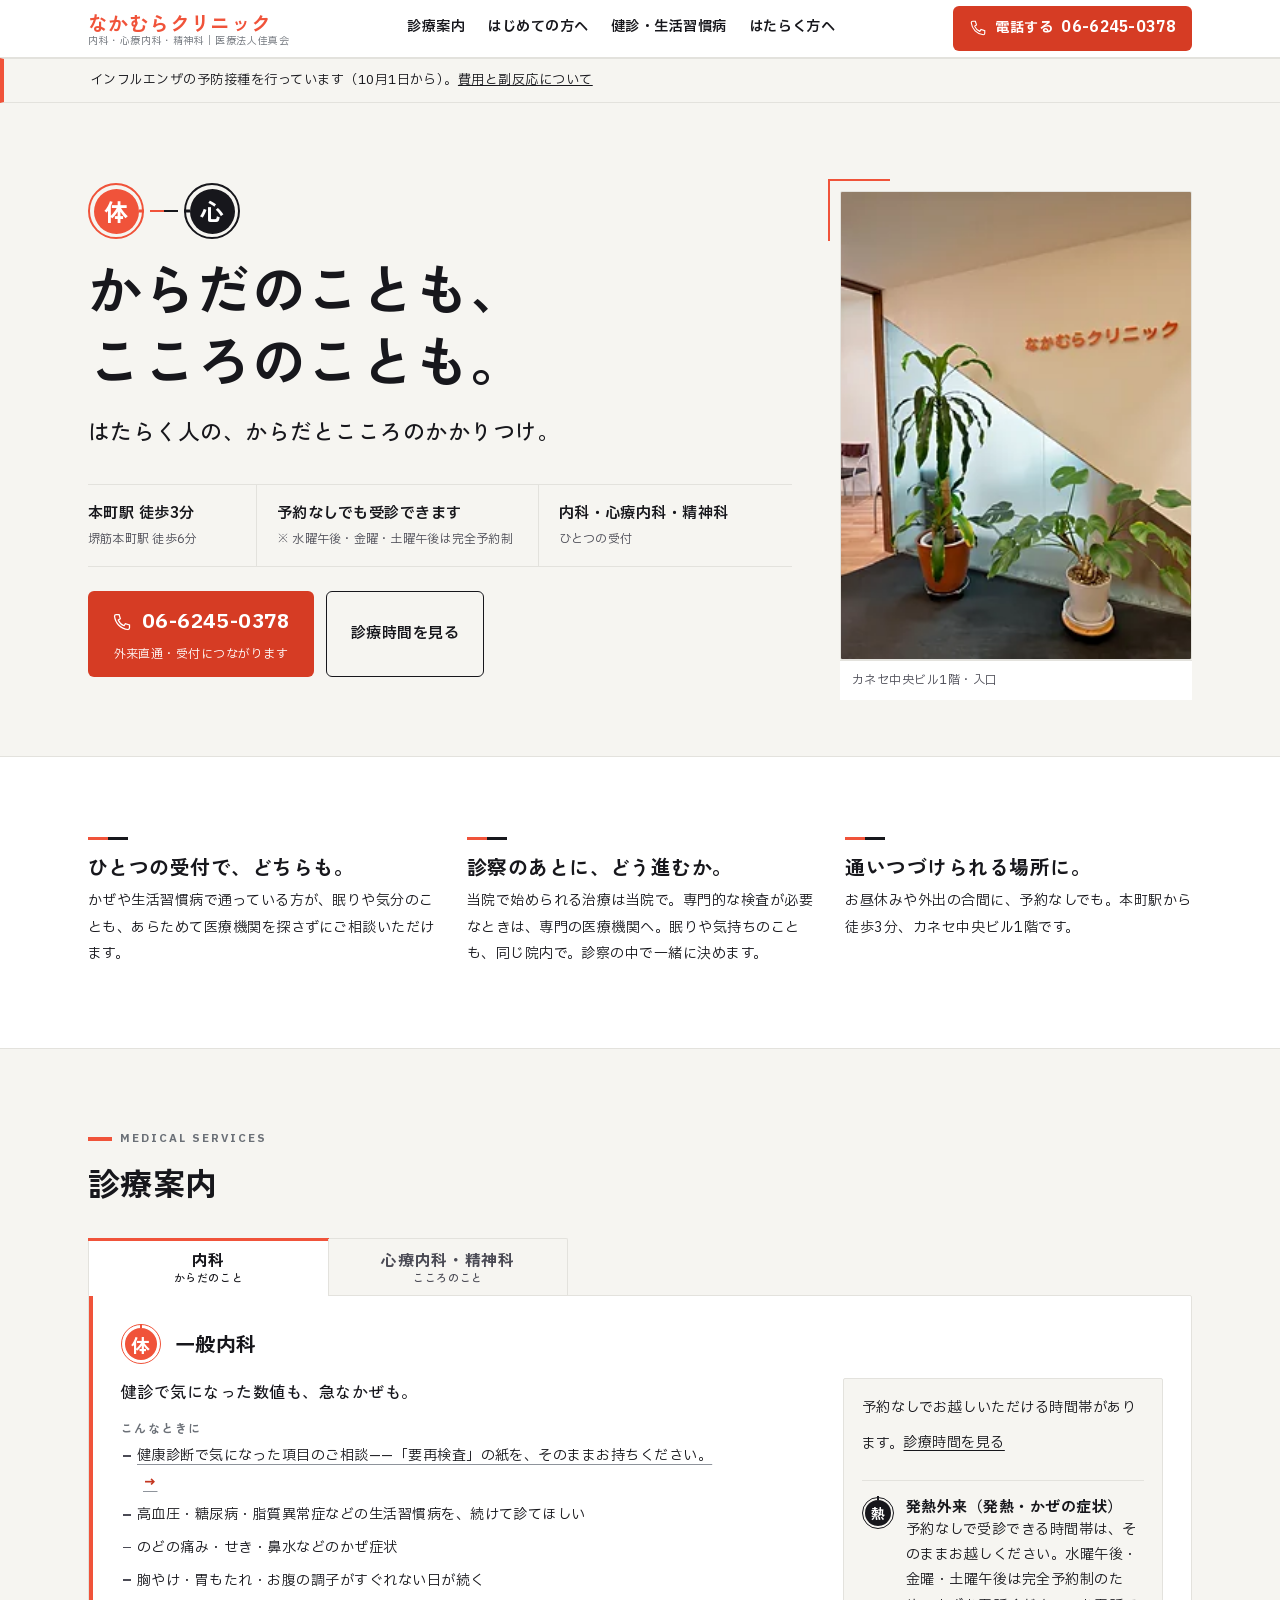
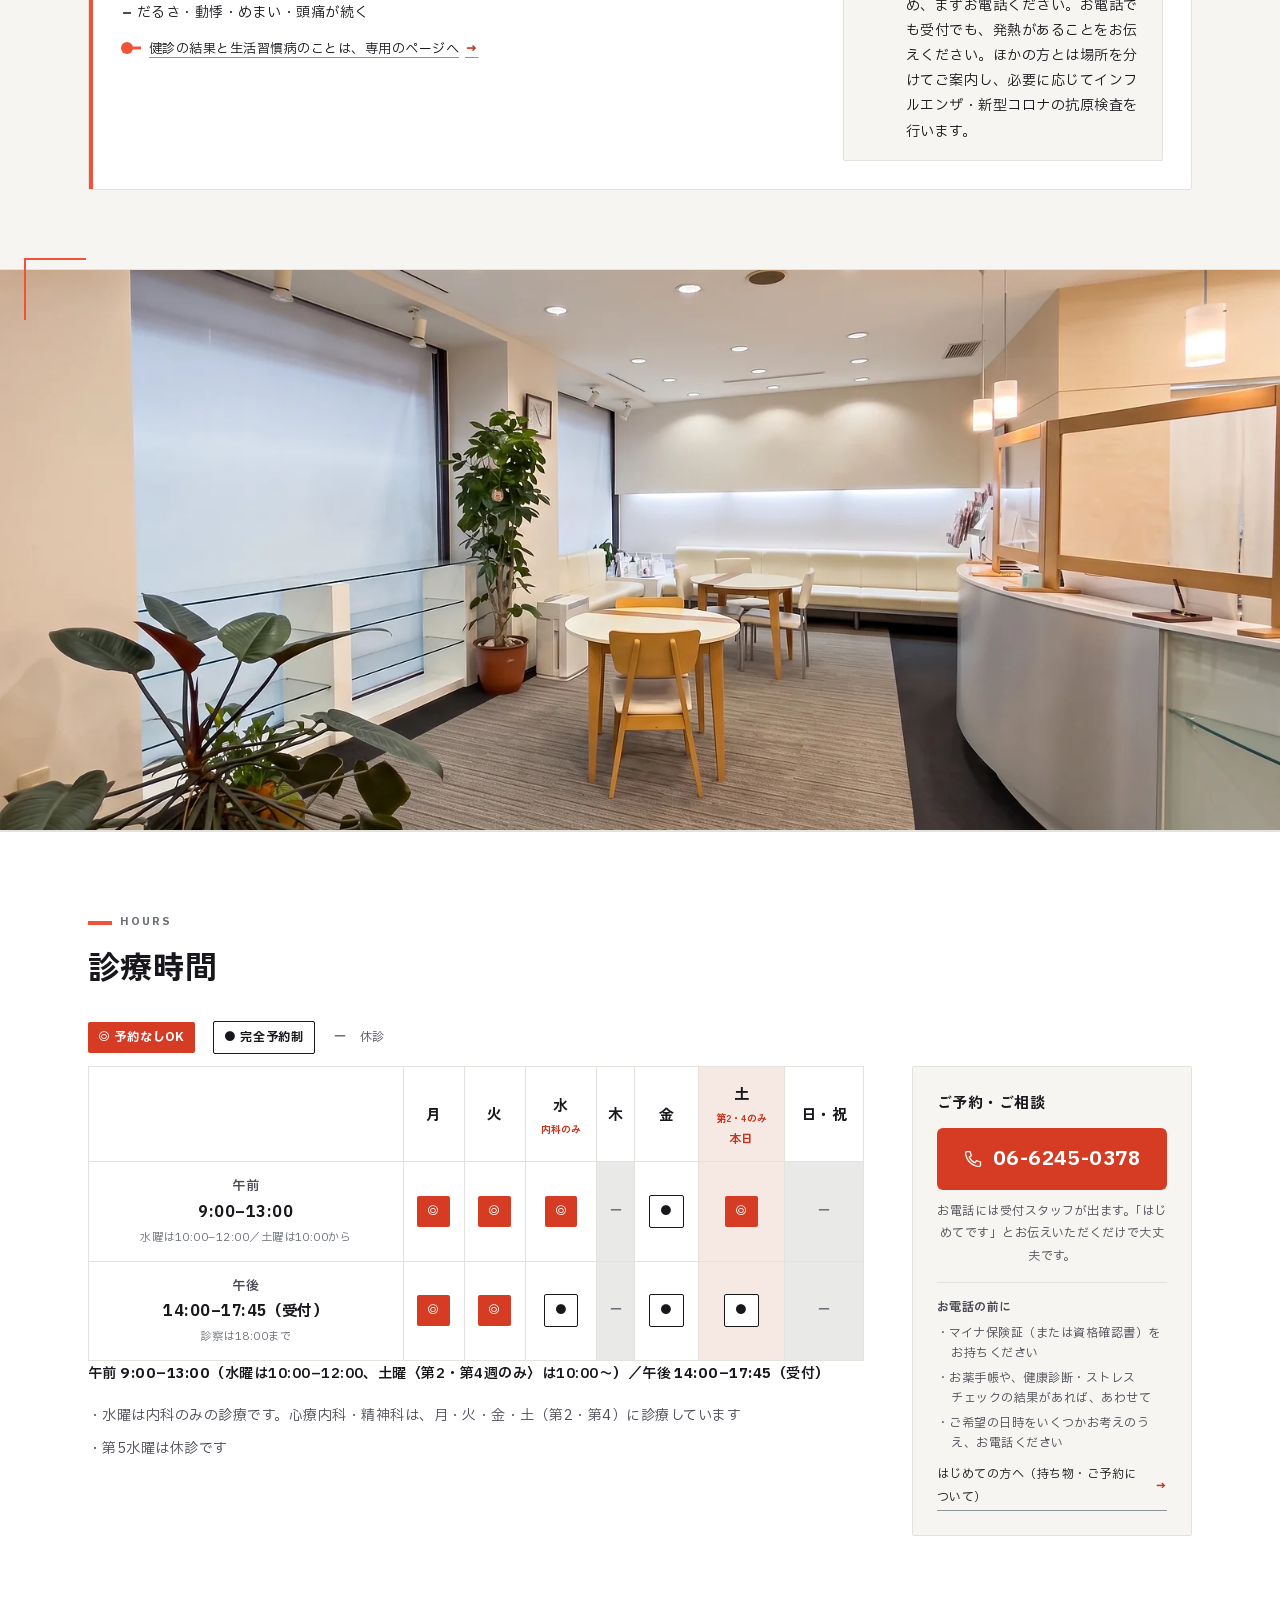
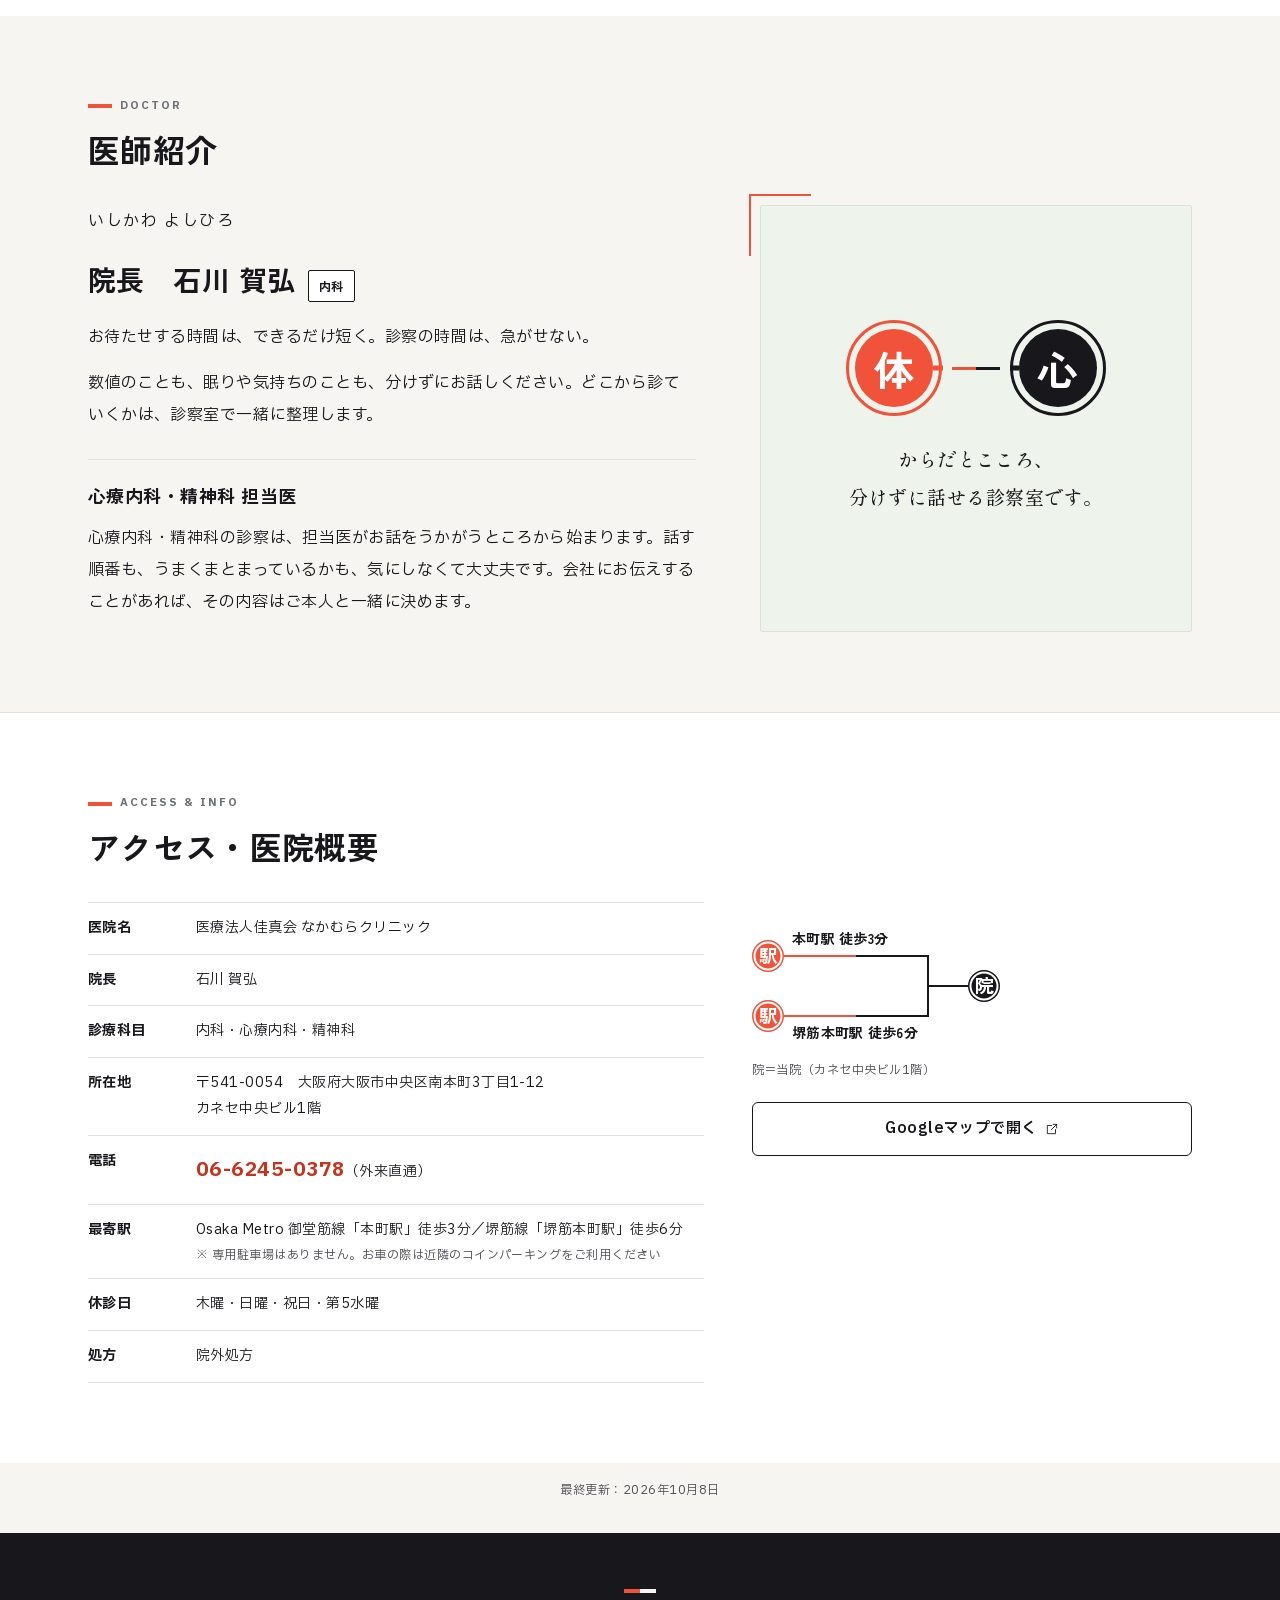
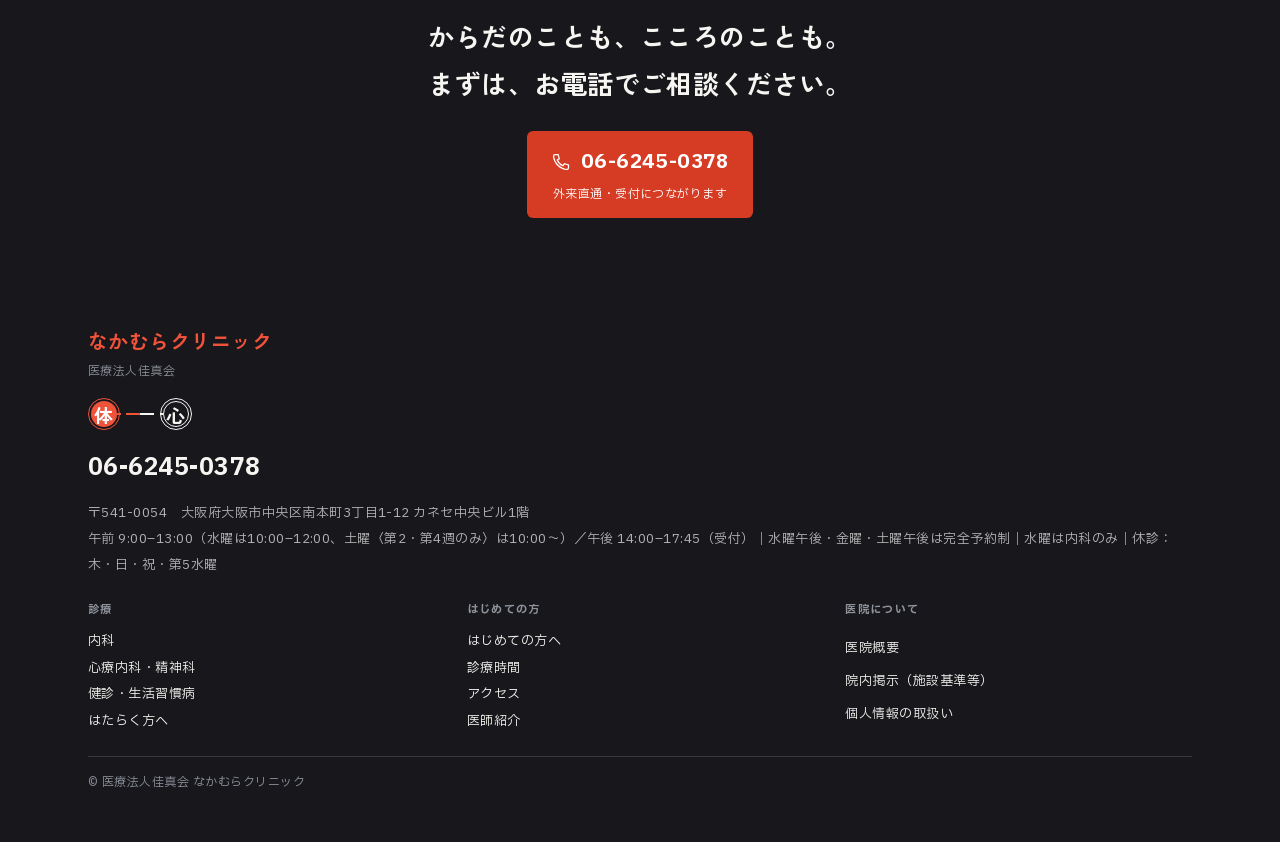
<file: index.html>
<!DOCTYPE html>
<html lang="ja">
<head>
<meta charset="UTF-8">
<script>document.documentElement.classList.add('js')</script>
<meta name="viewport" content="width=device-width, initial-scale=1.0">
<title>大阪・本町駅3分の内科・心療内科・精神科｜なかむらクリニック</title>
<meta name="description" content="御堂筋線「本町駅」徒歩3分の内科・心療内科・精神科。かぜ・発熱、生活習慣病、健診の「要再検査」から、眠れない・気分の落ち込みまで、ひとつの受付でご相談いただけます。予約なしでも受診できます（一部予約制）。">
<meta name="robots" content="index,follow,max-image-preview:large">
<link rel="canonical" href="https://nakamura.n-clinics.jp/">
<meta name="theme-color" content="#F0533A">
<link rel="icon" href="/favicon.svg" type="image/svg+xml">
<link rel="apple-touch-icon" href="/apple-touch-icon.png">
<meta property="og:type" content="website">
<meta property="og:site_name" content="なかむらクリニック">
<meta property="og:title" content="大阪・本町駅3分の内科・心療内科・精神科｜なかむらクリニック">
<meta property="og:description" content="御堂筋線「本町駅」徒歩3分。生活習慣病などの一般内科と、不眠・ストレスなどこころのご相談。はたらく人の、からだとこころのかかりつけ。予約なしでも受診できます（一部予約制）。">
<meta property="og:url" content="https://nakamura.n-clinics.jp/">
<meta property="og:image" content="https://nakamura.n-clinics.jp/photos/og.jpg">
<meta property="og:image:width" content="1200">
<meta property="og:image:height" content="630">
<meta property="og:image:alt" content="なかむらクリニックの入口。内科・心療内科・精神科／Osaka Metro 本町駅 徒歩3分">
<meta property="og:locale" content="ja_JP">
<meta name="twitter:card" content="summary_large_image">
<meta name="geo.region" content="JP-27">
<meta name="geo.placename" content="大阪市中央区">
<meta name="geo.position" content="34.68279;135.50263">
<meta name="ICBM" content="34.68279, 135.50263">
<link rel="preload" href="/fonts/nk-display-700.woff2?v=b5c70b6851" as="font" type="font/woff2" crossorigin>
<link rel="preload" href="/fonts/nk-body-400.woff2?v=4f1824aeae" as="font" type="font/woff2" crossorigin>
<link rel="stylesheet" href="/styles.css">
<link rel="preload" as="image" type="image/webp" media="(min-width:768px)" imagesrcset="/photos/hero-v-400.webp 400w, /photos/hero-v-800.webp 800w" imagesizes="(min-width:1024px) 340px, 32vw" fetchpriority="high">
<!-- 表・モバイル一覧・フッター要約・JSON-LD は同じコミットで直す。 -->
<script type="application/ld+json">
{
  "@context": "https://schema.org",
  "@graph": [
    {
      "@type": "MedicalClinic",
      "@id": "https://nakamura.n-clinics.jp/#clinic",
      "name": "なかむらクリニック",
      "legalName": "医療法人佳真会 なかむらクリニック",
      "url": "https://nakamura.n-clinics.jp/",
      "logo": "https://nakamura.n-clinics.jp/apple-touch-icon.png",
      "image": ["https://nakamura.n-clinics.jp/photos/hero-h-1440.jpg", "https://nakamura.n-clinics.jp/photos/band-1600.jpg", "https://nakamura.n-clinics.jp/photos/og.jpg"],
      "telephone": "+81-6-6245-0378",
      "parentOrganization": { "@type": "Organization", "name": "医療法人佳真会" },
      "address": {
        "@type": "PostalAddress",
        "postalCode": "541-0054",
        "addressRegion": "大阪府",
        "addressLocality": "大阪市中央区",
        "streetAddress": "南本町3丁目1-12 カネセ中央ビル1階",
        "addressCountry": "JP"
      },
      "geo": { "@type": "GeoCoordinates", "latitude": 34.68279, "longitude": 135.50263 },
      "hasMap": "https://www.google.com/maps/search/?api=1&query=%E5%A4%A7%E9%98%AA%E5%BA%9C%E5%A4%A7%E9%98%AA%E5%B8%82%E4%B8%AD%E5%A4%AE%E5%8C%BA%E5%8D%97%E6%9C%AC%E7%94%BA3%E4%B8%81%E7%9B%AE1-12%20%E3%82%AB%E3%83%8D%E3%82%BB%E4%B8%AD%E5%A4%AE%E3%83%93%E3%83%AB",
      "openingHoursSpecification": [
        { "@type": "OpeningHoursSpecification", "dayOfWeek": ["Monday","Tuesday","Friday"], "opens": "09:00", "closes": "13:00" },
        { "@type": "OpeningHoursSpecification", "dayOfWeek": "Wednesday", "opens": "10:00", "closes": "12:00" },
        { "@type": "OpeningHoursSpecification", "dayOfWeek": ["Monday","Tuesday","Wednesday","Friday"], "opens": "14:00", "closes": "17:45" }
      ],
      "medicalSpecialty": ["PrimaryCare", "Psychiatric"],
      "isAcceptingNewPatients": true,
      "availableService": [
        { "@type": "MedicalProcedure", "name": "生活習慣病の継続治療（高血圧・糖尿病・脂質異常症）" },
        { "@type": "MedicalProcedure", "name": "健診の要再検査・要精密検査のご相談" },
        { "@type": "MedicalProcedure", "name": "発熱外来（発熱・かぜの症状）" },
        { "@type": "MedicalProcedure", "name": "だるさ・動悸・めまい・頭痛など、続く体調のご相談" },
        { "@type": "MedicalProcedure", "name": "不眠・睡眠のリズムのご相談" },
        { "@type": "MedicalProcedure", "name": "気分の落ち込み・仕事のストレスのご相談" },
        { "@type": "MedicalProcedure", "name": "休職・復職のご相談" }
      ],
      "description": "御堂筋線「本町駅」徒歩3分の内科・心療内科・精神科クリニック。生活習慣病などの一般内科と、不眠・ストレスなどこころのご相談。予約なしでも受診できます（一部予約制）。土曜は第2・第4のみ、午前は10:00開始です。",
      "knowsLanguage": "ja",
      "employee": [{ "@id": "https://nakamura.n-clinics.jp/#dr-ishikawa" }]
    },
    {
      "@type": "MedicalWebPage",
      "@id": "https://nakamura.n-clinics.jp/#webpage",
      "name": "大阪・本町駅3分の内科・心療内科・精神科｜なかむらクリニック",
      "inLanguage": "ja",
      "lastReviewed": "2026-10-08",
      "url": "https://nakamura.n-clinics.jp/",
      "about": { "@id": "https://nakamura.n-clinics.jp/#clinic" },
      "mainEntity": { "@id": "https://nakamura.n-clinics.jp/#clinic" },
      "isPartOf": { "@id": "https://nakamura.n-clinics.jp/#website" },
      "publisher": { "@id": "https://nakamura.n-clinics.jp/#clinic" }
    },
    {
      "@type": "WebSite",
      "@id": "https://nakamura.n-clinics.jp/#website",
      "name": "なかむらクリニック",
      "alternateName": "医療法人佳真会 なかむらクリニック",
      "url": "https://nakamura.n-clinics.jp/",
      "inLanguage": "ja",
      "publisher": { "@id": "https://nakamura.n-clinics.jp/#clinic" }
    },
    {
      "@type": "Person",
      "@id": "https://nakamura.n-clinics.jp/#dr-ishikawa",
      "name": "石川 賀弘",
      "familyName": "石川",
      "givenName": "賀弘",
      "alternateName": "いしかわ よしひろ",
      "jobTitle": "院長",
      "url": "https://nakamura.n-clinics.jp/#docs",
      "worksFor": { "@id": "https://nakamura.n-clinics.jp/#clinic" }
    }
  ]
}
</script>
</head>
<body>
<a class="skip" href="#top">本文へ</a>
<header>
  <div class="wrap bar">
    <a class="brand" href="#top">
      <span class="name">なかむらクリニック</span>
      <span class="sub">内科・心療内科・精神科｜医療法人佳真会</span>
    </a>
    <a class="hdr-menu" href="#site-index"><span class="mn-o">メニュー</span><span class="mn-c">閉じる</span></a>
    <nav class="main" id="gnav" aria-label="メインメニュー">
      <a href="#care">診療案内</a>
      <a href="/hajimete.html">はじめての方へ</a>
      <a href="/seikatsushukanbyo.html">健診・生活習慣病</a>
      <a href="/hataraku.html">はたらく方へ</a>
      <a class="gnav-u" href="#hours">診療時間</a>
      <a class="gnav-u" href="#docs">医師紹介</a>
      <a class="gnav-u" href="#access">アクセス</a>
    </nav>
    <a class="hdr-call" href="tel:0662450378">
      <svg viewBox="0 0 24 24" fill="none" stroke-width="1.5" stroke-linecap="square" stroke-linejoin="miter" aria-hidden="true"><path d="M5 3h3.5l1.5 5-2.5 1.5a12.5 12.5 0 0 0 7 7L16 14l5 1.5V19a2 2 0 0 1-2 2A18 18 0 0 1 3 5a2 2 0 0 1 2-2Z"/></svg>
      <span class="lbl">電話する</span><span class="tel">06-6245-0378</span>
    </a>
  </div>
</header>

<main id="top" tabindex="-1">


  <!-- お知らせ帯（季節のご案内・臨時休診）。文言は1行、理由の説明は書かない。
       変更・削除は全ページ同時に行う（1ページだけ変えない）。
       自費（保険外）の診療名・費用・効果はこの帯に書かない。医療広告ガイドラインの
       限定解除要件（費用／主なリスク・副作用）は、サイト上に情報を記載していないと
       満たせず、「費用はお電話で」では代えられない（問い合わせ先の記載は別要件）。
       /shisetsu-kijun.html#hoken-gai に金額と主な副反応を掲載できたときに限り、
       診療名を出した文言に戻してよい。「在庫」など小売の語は使わない。 -->
  <div class="notice"><div class="wrap">インフルエンザの予防接種を行っています（10月1日から）。<a href="/hajimete.html#yobou">費用と副反応について</a></div></div>

  <!-- 1. HERO — station board -->
  <section class="hero">
    <div class="wrap hero-grid">
      <div>
        <div class="roundels" role="img" aria-label="からだとこころ、ひとつのクリニックで">
          <span class="roundel r-nai">体</span>
          <span class="roundel-link"></span>
          <span class="roundel r-shin">心</span>
        </div>
        <h1><span class="nowrap">からだのことも、</span><wbr><span class="nowrap">こころのことも。</span></h1>
        <p class="tagline">はたらく人の、<span class="nowrap">からだとこころの</span><wbr><span class="nowrap">かかりつけ。</span></p>
        <div class="fact-strip">
          <!-- 徒歩分数は【この帯】【#access の案内図 .access-map】【医院概要の最寄駅行】の3か所が同じ値を持つ。
               変えるときは同じコミットで3か所とも直す。堺筋本町駅 徒歩6分 は第三者掲載値 [CONFIRM C13]。 -->
          <div class="cell">
            <span class="fx-fact"><span class="nowrap">本町駅</span> <span class="num">徒歩3分</span></span>
            <span class="fx-note"><span class="nowrap">堺筋本町駅</span> <span class="num">徒歩6分</span></span>
          </div>
          <div class="cell">
            <span class="fx-fact"><span class="nowrap">予約なしでも</span><span class="nowrap">受診できます</span></span>
            <span class="fx-note">※ 水曜午後・金曜・土曜午後は完全予約制</span>
          </div>
          <div class="cell">
            <span class="fx-fact">内科・心療内科・精神科</span>
            <span class="fx-note">ひとつの受付</span>
          </div>
        </div>
        <div class="hero-cta">
          <a class="btn-call" href="tel:0662450378" id="heroCall">
            <span class="row">
              <svg viewBox="0 0 24 24" fill="none" stroke-width="1.5" stroke-linecap="square" stroke-linejoin="miter" aria-hidden="true"><path d="M5 3h3.5l1.5 5-2.5 1.5a12.5 12.5 0 0 0 7 7L16 14l5 1.5V19a2 2 0 0 1-2 2A18 18 0 0 1 3 5a2 2 0 0 1 2-2Z"/></svg>
              <span class="tel">06-6245-0378</span>
            </span>
            <span class="cap"><span class="cap-m">外来直通・タップで発信</span><span class="cap-d">外来直通・受付につながります</span></span>
          </a>
          <a class="btn-ghost" href="#hours">診療時間を見る</a>
        </div>
      </div>
      <div>
        <div class="hero-photo">
          <picture>
            <source media="(min-width:768px)" type="image/webp" sizes="(min-width:1024px) 340px, 32vw" srcset="/photos/hero-v-400.webp 400w, /photos/hero-v-800.webp 800w">
            <source media="(min-width:768px)" type="image/jpeg" sizes="(min-width:1024px) 340px, 32vw" srcset="/photos/hero-v-400.jpg 400w, /photos/hero-v-800.jpg 800w">
            <source type="image/webp" sizes="100vw" srcset="/photos/hero-h-480.webp 480w, /photos/hero-h-960.webp 960w, /photos/hero-h-1440.webp 1440w">
            <img class="ph" src="/photos/hero-h-960.jpg" width="960" height="640" alt="なかむらクリニックの入口（本町駅 徒歩3分・カネセ中央ビル1階）。クリーム色の壁に朱色のクリニック名サインと観葉植物" loading="eager">
          </picture>
          <div class="caption">カネセ中央ビル1階・入口</div>
        </div>
      </div>
    </div>
  </section>

  <!-- 2. 選ばれる理由 -->
  <!-- このセクションはレーザー（「診察のあとに、どう進むか。」）が置かれている、ここだけの場所。削除するときは移設先を先に作ること。 -->
  <section class="why">
    <h2 class="vh">なかむらクリニックについて</h2>
    <div class="wrap why-grid" data-reveal-group>
      <div class="why-tile" data-reveal><span class="tick"></span><h3>ひとつの受付で、どちらも。</h3><p>かぜや生活習慣病で通っている方が、眠りや気分のことも、あらためて医療機関を探さずにご相談いただけます。</p></div>
      <div class="why-tile" data-reveal><span class="tick"></span><h3>診察のあとに、どう進むか。</h3><p>当院で始められる治療は当院で。専門的な検査が必要なときは、専門の医療機関へ。眠りや気持ちのことも、同じ院内で。診察の中で一緒に決めます。</p></div>
      <div class="why-tile" data-reveal><span class="tick"></span><h3>通いつづけられる場所に。</h3><p>お昼休みや外出の合間に、予約なしでも。本町駅から徒歩3分、カネセ中央ビル1階です。</p></div>
    </div>
  </section>

  <!-- 3. 診療案内 — 体×心 lanes: one reception, two doors, and what happens AFTER the visit.
       Right column = lane-specific ROUTE STRIP (路線図). State is bound to the lane's OWN class
       (.c-nai/.c-shin), never #care[data-lane] or --lane (JS-off safety). No view-transition-name
       on any SVG node. Both strips share one viewBox → identical height. Gated vocabulary
       stays out of this file entirely until the matching clinic confirmation (see strategy doc). -->
  <section id="care">
    <div class="wrap">
      <div class="sec-head">
        <div class="kicker"><span lang="en">Medical Services</span></div>
        <h2 class="sec-title">診療案内</h2>
      </div>

      <div class="care-lanes">
        <!-- SWITCH: rectangular text tabs (2px radius). The 体/心 roundel below is never the control. -->
        <div class="care-switch" role="tablist" aria-label="診療科を選ぶ">
          <a role="tab" id="tab-naika" href="#naika" aria-controls="naika" aria-selected="true" data-lane="nai"><b>内科</b><small>からだのこと</small></a>
          <a role="tab" id="tab-seishinka" href="#seishinka" aria-controls="seishinka" aria-selected="false" tabindex="-1" data-lane="shin"><b>心療内科・精神科</b><small>こころのこと</small></a>
        </div>

        <div class="care-stage">
          <!-- LANE 体 (default). ZONE A = このレーン固有のことだけ（症状リスト・出口リンク・行動パネル）。「診察のあとに、どう進むか」の置き場は .why-tile 2。 -->
          <div class="care-card care-lane c-nai is-on" id="naika" role="tabpanel" aria-labelledby="tab-naika">
            <div class="care-head"><span class="care-glyph" aria-hidden="true">体</span><h3>一般内科</h3></div>
            <div class="lane-body">
              <div class="lane-main">
                <p class="lane-promise"><span class="nowrap">健診で気になった数値も、</span><wbr><span class="nowrap">急なかぜも。</span></p>
                <h4 class="lane-h">こんなときに</h4>
                <ul>
                  <li><a class="lane-more" href="/seikatsushukanbyo.html#kenshin">健康診断で気になった項目のご相談——「要再検査」の紙を、そのままお持ちください。<span aria-hidden="true">→</span></a></li>
                  <li>高血圧・糖尿病・脂質異常症などの生活習慣病を、続けて診てほしい</li>
                  <li>のどの痛み・せき・鼻水などのかぜ症状</li>
                  <li>胸やけ・胃もたれ・お腹の調子がすぐれない日が続く</li>
                  <li>だるさ・動悸・めまい・頭痛が続く</li>
                </ul>
                <p class="nk-line"><svg class="mk-dot" viewBox="0 0 20 12" aria-hidden="true" focusable="false"><circle cx="6" cy="6" r="6" fill="currentColor"/><rect x="6" y="4.5" width="14" height="3" fill="currentColor"/></svg><a href="/seikatsushukanbyo.html">健診の結果と生活習慣病のことは、専用のページへ<span aria-hidden="true">→</span></a></p>
              </div>
              <!-- .lane-act = このレーンの「行動」パネル。短くてよい：枠のある物の余りは余白に読める。 -->
              <aside class="lane-act">
                <p class="lane-book">予約なしでお越しいただける時間帯があります。<a href="#hours">診療時間を見る</a></p>
                <!-- 発熱外来 = 内科 triage row. Walk-in only in the ◎予約なしOK slots; in the booked-only slots, call first (Keeyo 2026-10-08; was 'any 診療時間'): filled ink 熱. Never shown in the 心 lane. id kept: scroll-margin rules point at #hatsunetsu. -->
                <div class="care-sub c-netsu" id="hatsunetsu">
                  <span class="care-glyph" aria-hidden="true">熱</span>
                  <div><h4>発熱外来（発熱・かぜの症状）</h4><p>予約なしで受診できる時間帯は、そのままお越しください。水曜午後・金曜・土曜午後は完全予約制のため、まずお電話ください。お電話でも受付でも、発熱があることをお伝えください。ほかの方とは場所を分けてご案内し、必要に応じてインフルエンザ・新型コロナの抗原検査を行います。</p></div>
                </div>
              </aside>
            </div>
          </div>

          <!-- LANE 心 -->
          <div class="care-card care-lane c-shin" id="seishinka" role="tabpanel" aria-labelledby="tab-seishinka">
            <div class="care-head"><span class="care-glyph" aria-hidden="true">心</span><h3>心療内科・精神科</h3></div>
            <div class="lane-body">
              <div class="lane-main">
                <p class="lane-promise">眠りのこと、気持ちのこと、仕事のこと。まずは話すところから。</p>
                <!-- 固定文言。1ページ1回・緑・心レーン・押せない。位置だけ promise 直下（2番目に読まれる）。 -->
                <p class="safety-line">受付も待合も、内科と同じです。</p>
                <h4 class="lane-h">こんなときに</h4>
                <ul>
                  <li>寝つけない・夜中に目が覚める・朝早く目が覚めるなど、不眠が何週間も続いている</li>
                  <li>朝起きるのがつらい、仕事に集中できない、ミスが増えた</li>
                  <li>気分が沈む、好きだったことに気が向かない</li>
                  <li><a class="lane-more" href="/hataraku.html">仕事を続けるためのご相談と、休職・復職に関わる書類のこと<span aria-hidden="true">→</span></a></li>
                  <li>「受診するほどかな」と迷っている段階でも</li>
                </ul>
                <p class="nk-line"><svg class="mk-dot" viewBox="0 0 20 12" aria-hidden="true" focusable="false"><circle cx="6" cy="6" r="6" fill="currentColor"/><rect x="6" y="4.5" width="14" height="3" fill="currentColor"/></svg><a href="/hataraku.html">休職・復職と書類のことは、はたらく方へ<span aria-hidden="true">→</span></a></p>
              </div>
              <aside class="lane-act">
                <!-- GATED (CONFIRM #1). Variant A/B replacement text is in care-spec-notes. String unchanged until the gate opens. -->
                <p class="lane-book">心療内科・精神科をはじめて受診される方は、まずお電話ください。受診できる枠をご案内します。<a href="/hajimete.html#yoyaku">ご予約について</a></p>
              </aside>
            </div>
          </div>
        </div>
      </div>

      <!-- オンライン診療の案内ブロックは 2026-10-07 にいったん外した（予約システム稼働まで。原文は docs-internal/backlog/online-section.html）。 -->
    </div>
  </section>

  <!-- 4. 待合スペース band -->
  <section class="band">
    <picture>
      <source type="image/webp" sizes="100vw" srcset="/photos/band-960.webp 960w, /photos/band-1600.webp 1600w, /photos/band-2400.webp 2400w">
      <source type="image/jpeg" sizes="100vw" srcset="/photos/band-960.jpg 960w, /photos/band-1600.jpg 1600w, /photos/band-2400.jpg 2400w">
      <img src="/photos/band-1600.jpg" width="1600" height="900" alt="なかむらクリニックの待合スペース。白い長椅子と木のテーブル、観葉植物のある空間" loading="lazy">
    </picture>
  </section>

  <!-- 5. 診療時間 -->
  <section class="hours-sec" id="hours">
    <div class="wrap">
      <div class="sec-head" data-reveal>
        <div class="kicker"><span lang="en">Hours</span></div>
        <h2 class="sec-title">診療時間</h2>
      </div>
      <div class="legend">
        <span><span class="chip chip-open">◎ 予約なしOK</span></span>
        <span><span class="chip chip-appt">● 完全予約制</span></span>
        <span><span class="off-dash">−<span class="vh">休診</span></span>　休診</span>
      </div>
      <div class="hours-flex">
        <div>
          <div class="hours-table">
            <table>
              <thead>
                <tr>
                  <th scope="col"><span class="vh">時間帯</span></th>
                  <th scope="col" data-day="1">月</th><th scope="col" data-day="2">火</th><th scope="col" data-day="3">水<sup>内科のみ</sup></th>
                  <th scope="col" data-day="4">木</th><th scope="col" data-day="5">金</th>
                  <th scope="col" data-day="6">土<sup>第2・4のみ</sup></th><th scope="col" data-day="0">日・祝</th>
                </tr>
              </thead>
              <tbody>
                <tr>
                  <th scope="row" class="slot">午前<b>9:00–13:00</b><span class="slot-note">水曜は10:00–12:00／土曜は10:00から</span></th>
                  <td data-day="1"><span class="chip chip-open">◎<span class="vh">予約なしOK</span></span></td>
                  <td data-day="2"><span class="chip chip-open">◎<span class="vh">予約なしOK</span></span></td>
                  <td data-day="3"><span class="chip chip-open">◎<span class="vh">予約なしOK</span></span></td>
                  <td data-day="4" class="col-closed"><span class="off-dash">−<span class="vh">休診</span></span></td>
                  <td data-day="5"><span class="chip chip-appt">●<span class="vh">完全予約制</span></span></td>
                  <td data-day="6"><span class="chip chip-open">◎<span class="vh">予約なしOK</span></span></td>
                  <td data-day="0" class="col-closed"><span class="off-dash">−<span class="vh">休診</span></span></td>
                </tr>
                <tr>
                  <th scope="row" class="slot">午後<b>14:00–17:45（受付）</b><span class="slot-note">診察は18:00まで</span></th>
                  <td data-day="1"><span class="chip chip-open">◎<span class="vh">予約なしOK</span></span></td>
                  <td data-day="2"><span class="chip chip-open">◎<span class="vh">予約なしOK</span></span></td>
                  <td data-day="3"><span class="chip chip-appt">●<span class="vh">完全予約制</span></span></td>
                  <td data-day="4" class="col-closed"><span class="off-dash">−<span class="vh">休診</span></span></td>
                  <td data-day="5"><span class="chip chip-appt">●<span class="vh">完全予約制</span></span></td>
                  <td data-day="6"><span class="chip chip-appt">●<span class="vh">完全予約制</span></span></td>
                  <td data-day="0" class="col-closed"><span class="off-dash">−<span class="vh">休診</span></span></td>
                </tr>
              </tbody>
            </table>
          </div>
          <p class="hours-times">午前 <span class="num">9:00–13:00</span>（水曜は10:00–12:00、土曜〈第2・第4週のみ〉は10:00〜）／午後 <span class="num">14:00–17:45</span>（受付）</p>
          <div class="hours-list" id="hoursList">
            <div class="day-row" data-day="1"><span class="day-glyph">月</span><span class="states">午前 <span class="chip chip-open">◎<span class="vh">予約なしOK</span></span>　午後 <span class="chip chip-open">◎<span class="vh">予約なしOK</span></span></span></div>
            <div class="day-row" data-day="2"><span class="day-glyph">火</span><span class="states">午前 <span class="chip chip-open">◎<span class="vh">予約なしOK</span></span>　午後 <span class="chip chip-open">◎<span class="vh">予約なしOK</span></span></span></div>
            <div class="day-row" data-day="3"><span class="day-glyph">水</span><span class="states">午前 <span class="chip chip-open">◎<span class="vh">予約なしOK</span></span>　午後 <span class="chip chip-appt">●<span class="vh">完全予約制</span></span><span class="sub">内科のみ／午前は10:00–12:00／第5水曜は休診</span></span></div>
            <div class="day-row" data-day="4"><span class="day-glyph">木</span><span class="states"><span class="off-dash">−<span class="vh">休診</span></span> 休診</span></div>
            <div class="day-row" data-day="5"><span class="day-glyph">金</span><span class="states">午前 <span class="chip chip-appt">●<span class="vh">完全予約制</span></span>　午後 <span class="chip chip-appt">●<span class="vh">完全予約制</span></span></span></div>
            <div class="day-row" data-day="6"><span class="day-glyph">土</span><span class="states">午前 <span class="chip chip-open">◎<span class="vh">予約なしOK</span></span>　午後 <span class="chip chip-appt">●<span class="vh">完全予約制</span></span><span class="sub">第2・第4週のみ／午前は10:00から</span></span></div>
            <div class="day-row" data-day="0"><span class="day-glyph">日</span><span class="states"><span class="off-dash">−<span class="vh">休診</span></span> 休診（祝日も休診）</span></div>
          </div>
          <ul class="hours-notes">
            <li>水曜は内科のみの診療です。心療内科・精神科は、<span class="nowrap">月・火・金・土（第2・第4）に</span><span class="nowrap">診療しています</span></li>
            <li>第5水曜は休診です</li>
          </ul>
        </div>
        <div class="call-card">
          <h3>ご予約・ご相談</h3>
          <a class="btn-call" href="tel:0662450378">
            <span class="row">
              <svg viewBox="0 0 24 24" fill="none" stroke-width="1.5" stroke-linecap="square" stroke-linejoin="miter" aria-hidden="true"><path d="M5 3h3.5l1.5 5-2.5 1.5a12.5 12.5 0 0 0 7 7L16 14l5 1.5V19a2 2 0 0 1-2 2A18 18 0 0 1 3 5a2 2 0 0 1 2-2Z"/></svg>
              <span class="tel">06-6245-0378</span>
            </span>
            <span class="cap"><span class="cap-m">外来直通・タップで発信</span><span class="cap-d">外来直通・受付につながります</span></span>
          </a>
          <p class="sub">お電話には受付スタッフが出ます。「はじめてです」とお伝えいただくだけで大丈夫です。</p>
          <div class="pre-call">
            <h3>お電話の前に</h3>
            <ul>
              <li>マイナ保険証（または資格確認書）をお持ちください</li>
              <li>お薬手帳や、健康診断・ストレスチェックの結果があれば、あわせて</li>
              <li>ご希望の日時をいくつかお考えのうえ、お電話ください</li>
            </ul>
            <a class="pre-call-more" href="/hajimete.html">はじめての方へ（持ち物・ご予約について）<span aria-hidden="true">→</span></a>
          </div>
        </div>
      </div>
    </div>
  </section>

  <!-- 6. 医師紹介 -->
  <section id="docs">
    <div class="wrap">
      <div class="sec-head" data-reveal>
        <div class="kicker"><span lang="en">Doctor</span></div>
        <h2 class="sec-title">医師紹介</h2>
      </div>
      <div class="doc-grid">
      <div class="doc-body">
        <p class="doc-ruby">いしかわ よしひろ</p>
        <h3 class="doc-name-h"><span class="doc-name">院長　石川 賀弘</span><span class="doc-chip">内科</span></h3>
        <p class="pull-line">からだとこころ、<span class="nowrap">分けずに話せる</span>診察室です。</p>
        <!-- D9: Web チームの草案を Keeyo の判断で掲載（2026-10-07）。医師から修正があれば差し替える。 -->
        <p>お待たせする時間は、できるだけ短く。診察の時間は、急がせない。</p>
        <p>数値のことも、眠りや気持ちのことも、分けずにお話しください。どこから診ていくかは、診察室で一緒に整理します。</p>
        <div class="doc-sub"><span class="n">心療内科・精神科 担当医</span></div>
        <!-- D9: 同上（2026-10-07 掲載）。 -->
        <p class="doc-sub-line">心療内科・精神科の診察は、担当医がお話をうかがうところから始まります。話す順番も、うまくまとまっているかも、気にしなくて大丈夫です。会社にお伝えすることがあれば、その内容はご本人と一緒に決めます。</p>
      </div>
      <aside class="doc-panel" aria-hidden="true">
        <!-- 院長ポートレートのスロット。写真が届いたら <picture> をここに置き、.doc-panel-quote を 『院長　石川 賀弘』 のキャプションに差し替え、styles.css:384 の .doc-body .pull-line{display:none} を削除すること。 -->
        <div class="roundels"><span class="roundel r-nai">体</span><span class="roundel-link"></span><span class="roundel r-shin">心</span></div>
        <p class="doc-panel-quote">からだとこころ、<br>分けずに話せる診察室です。</p>
      </aside>
      </div>
    </div>
  </section>

  <!-- 7. アクセス + 医院概要 -->
  <section class="access-sec" id="access">
    <div class="wrap">
      <div class="sec-head" data-reveal>
        <div class="kicker"><span lang="en">Access &amp; Info</span></div>
        <h2 class="sec-title">アクセス・医院概要</h2>
      </div>
      <div class="access-grid">
        <dl class="spec-list">
          <div class="spec-row"><dt>医院名</dt><dd>医療法人佳真会 <span class="nowrap">なかむらクリニック</span></dd></div>
          <div class="spec-row"><dt>院長</dt><dd>石川 賀弘</dd></div>
          <div class="spec-row"><dt>診療科目</dt><dd>内科・心療内科・精神科</dd></div>
          <div class="spec-row"><dt>所在地</dt><dd>〒541-0054　大阪府大阪市中央区南本町3丁目1-12<br>カネセ中央ビル1階</dd></div>
          <div class="spec-row"><dt>電話</dt><dd><a class="tel-big" href="tel:0662450378">06-6245-0378</a>（外来直通）</dd></div>
          <!-- 徒歩分数はこの行とアクセス図とヒーローの事実ストリップの3か所にある。変えるときは同じコミットで3か所とも。路線名は「その駅で使う線」だけ（全線の一覧は C13-b の返答後）。出口番号は C13-c の返答まで書かない。 -->
          <div class="spec-row"><dt>最寄駅</dt><dd>Osaka Metro 御堂筋線「本町駅」徒歩3分／堺筋線「堺筋本町駅」徒歩6分<small>※ 専用駐車場はありません。お車の際は近隣のコインパーキングをご利用ください</small></dd></div>
          <div class="spec-row"><dt>休診日</dt><dd>木曜・日曜・祝日・第5水曜</dd></div>
          <div class="spec-row"><dt>処方</dt><dd>院外処方</dd></div>
        </dl>
        <div class="access-side">
          <!-- アクセス図（.access-map）＝ 2つの駅から1つの院へ。地図ではなく関係の図。
               描かない：道路・方角・出口番号（未確認）・路線名（本町駅には四つ橋線もあり、不完全な一覧は誤りとして読まれる。
               路線名は医院概要の最寄駅行が持つ）。幾何は凍結：viewBox 0 0 272 128／駅 cx16 cy34・cy94／院 cx232 cy64／幹 x175-177（y33-95）／院への脚 y63-65。
               ラベルは1本の線に1つ（駅名＋徒歩分数を同じ行に）。さらに 2026-09-24：ラベルは自分のレールに寄せる——
               上のラベルは上のレール（y33）の上（baseline y22）、下のラベルは下のレール（y93）の下（baseline y116）。
               2本のレールの間には何も置かない。下のラベルが baseline y82 で宙に浮いていたため、
               「…徒歩3分」と「堺筋本町駅…」が一続きの一文に読めていた（高さを 120→128 に伸ばしたのはこのため）。
               上下の余白は対称：上のラベルは上のレールまで 9単位、下のラベルは下のレールから 9単位、下端まで 10単位。
               線は rect で描く（transform-box:fill-box の原点が確定するため）。
               272 は 320px 端末の本文幅（.wrap の padding 24px×2）と同値。2026-09-24 から CSS の max-width も 272px
               ＝ viewBox の幅と一致させたので、どの画面幅でも 1ユーザー単位＝1CSSpx。駅・院 はちょうど 19px（CHARACTER FLOOR）、
               .am-label はちょうど 14px（--t-sub）で刷られる（以前は max-width 320px で ×1.176、22.4px／16.5px に膨らみ、
               図の中の文字だけが本文のどの号数とも一致していなかった）。.wrap の padding を変えたら検算し直すこと。
               徒歩分数は「この図」と「医院概要の最寄駅行」の2か所にある。変えるときは同じコミットで両方。
               堺筋本町駅 徒歩6分 は第三者掲載値 — [CONFIRM] C13（事務面談 9/24）。これは .rt ではない（index の .rt は 0件のまま）。 -->
          <svg class="access-map" viewBox="0 0 272 128" role="img" data-reveal-mark aria-label="本町駅から徒歩3分、堺筋本町駅から徒歩6分。どちらの駅からも、カネセ中央ビル1階の当院まで歩いてお越しいただけます。">
            <g class="leg am-leg"><rect x="32" y="33" width="72" height="2" fill="#F0533A"/><rect x="104" y="33" width="72" height="2" fill="#17171C"/></g>
            <g class="leg am-leg"><rect x="32" y="93" width="72" height="2" fill="#F0533A"/><rect x="104" y="93" width="72" height="2" fill="#17171C"/></g>
            <rect class="leg am-sp am-sp-a" x="175" y="33" width="2" height="31" fill="#17171C"/>
            <rect class="leg am-sp am-sp-b" x="175" y="64" width="2" height="31" fill="#17171C"/>
            <rect class="leg am-spur" x="177" y="63" width="39" height="2" fill="#17171C"/>
            <g class="am-stop">
              <circle cx="16" cy="34" r="15.25" fill="none" stroke="#F0533A" stroke-width="1.5"/>
              <circle cx="16" cy="34" r="12.5" fill="#F0533A"/>
              <text x="16" y="34" dy=".35em" text-anchor="middle" fill="#FFFFFF">駅</text>
              <circle cx="16" cy="94" r="15.25" fill="none" stroke="#F0533A" stroke-width="1.5"/>
              <circle cx="16" cy="94" r="12.5" fill="#F0533A"/>
              <text x="16" y="94" dy=".35em" text-anchor="middle" fill="#FFFFFF">駅</text>
              <circle cx="232" cy="64" r="15.25" fill="none" stroke="#17171C" stroke-width="1.5"/>
              <circle cx="232" cy="64" r="12.5" fill="#17171C"/>
              <text x="232" y="64" dy=".35em" text-anchor="middle" fill="#FFFFFF">院</text>
            </g>
            <text class="am-label" x="40" y="22" fill="#17171C">本町駅 徒歩3分</text>
            <text class="am-label" x="40" y="116" fill="#17171C">堺筋本町駅 徒歩6分</text>
          </svg>
          <p class="access-note">院＝当院（カネセ中央ビル1階）</p>
          <a class="btn-ghost map-btn" href="https://www.google.com/maps/search/?api=1&query=%E5%A4%A7%E9%98%AA%E5%BA%9C%E5%A4%A7%E9%98%AA%E5%B8%82%E4%B8%AD%E5%A4%AE%E5%8C%BA%E5%8D%97%E6%9C%AC%E7%94%BA3%E4%B8%81%E7%9B%AE1-12%20%E3%82%AB%E3%83%8D%E3%82%BB%E4%B8%AD%E5%A4%AE%E3%83%93%E3%83%AB" target="_blank" rel="noopener">
        Googleマップで開く
        <svg viewBox="0 0 24 24" fill="none" stroke-width="1.5" stroke-linecap="square" stroke-linejoin="miter" aria-hidden="true"><path d="M14 4h6v6M20 4l-9 9M18 13v7H4V6h7"/></svg>
          </a>
        </div>
      </div>
    </div>
  </section>

  <p class="pg-updated wrap">最終更新：2026年10月8日</p>

  <!-- 9.5 closing conversion band -->
  <section class="close-cta" data-reveal-mark>
    <div class="wrap">
      <p class="close-line">からだのことも、こころのことも。<br>まずは、お電話で<span class="nowrap">ご相談ください。</span></p>
      <a class="btn-call" href="tel:0662450378">
        <span class="row">
          <svg viewBox="0 0 24 24" fill="none" stroke-width="1.5" stroke-linecap="square" stroke-linejoin="miter" aria-hidden="true"><path d="M5 3h3.5l1.5 5-2.5 1.5a12.5 12.5 0 0 0 7 7L16 14l5 1.5V19a2 2 0 0 1-2 2A18 18 0 0 1 3 5a2 2 0 0 1 2-2Z"/></svg>
          <span class="tel">06-6245-0378</span>
        </span>
        <span class="cap"><span class="cap-m">外来直通・タップで発信</span><span class="cap-d">外来直通・受付につながります</span></span>
      </a>
    </div>
  </section>

</main>

<footer>
  <div class="wrap">
    <div class="foot-name">なかむらクリニック</div>
    <div class="foot-corp">医療法人佳真会</div>
    <div class="foot-roundels" aria-hidden="true">
      <span class="roundel r-nai">体</span>
      <span class="roundel-link"></span>
      <span class="roundel r-shin">心</span>
    </div>
    <a class="foot-tel" href="tel:0662450378">06-6245-0378</a>
    <p class="foot-meta">〒541-0054　大阪府大阪市中央区南本町3丁目1-12 カネセ中央ビル1階<br>午前 9:00–13:00（水曜は10:00–12:00、土曜〈第2・第4週のみ〉は10:00〜）／午後 14:00–17:45（受付）｜水曜午後・金曜・土曜午後は完全予約制｜水曜は内科のみ｜休診：木・日・祝・第5水曜</p>
    <nav class="foot-groups" id="site-index" aria-label="サイト内リンク">
      <div class="fg"><p class="fg-t">診療</p><a href="#naika">内科</a><a href="#seishinka">心療内科・精神科</a><a href="/seikatsushukanbyo.html">健診・生活習慣病</a><a href="/hataraku.html">はたらく方へ</a></div>
      <div class="fg"><p class="fg-t">はじめての方</p><a href="/hajimete.html">はじめての方へ</a><a href="#hours">診療時間</a><a href="#access">アクセス</a><a href="#docs">医師紹介</a></div>
      <div class="fg"><p class="fg-t">医院について</p><a href="#access">医院概要</a><a href="/shisetsu-kijun.html">院内掲示（施設基準等）</a><a href="/privacy.html">個人情報の取扱い</a></div>
    </nav>
    <div class="foot-copy">© 医療法人佳真会 なかむらクリニック</div>
  </div>
</footer>

<!-- 10. sticky mobile call bar -->
<div class="mbar" id="mbar">
  <a class="m-map" href="https://www.google.com/maps/search/?api=1&query=%E5%A4%A7%E9%98%AA%E5%BA%9C%E5%A4%A7%E9%98%AA%E5%B8%82%E4%B8%AD%E5%A4%AE%E5%8C%BA%E5%8D%97%E6%9C%AC%E7%94%BA3%E4%B8%81%E7%9B%AE1-12%20%E3%82%AB%E3%83%8D%E3%82%BB%E4%B8%AD%E5%A4%AE%E3%83%93%E3%83%AB" target="_blank" rel="noopener">
    <span class="mrow"><svg viewBox="0 0 24 24" fill="none" stroke-width="1.5" stroke-linecap="square" stroke-linejoin="miter" aria-hidden="true"><path d="M12 21s-7-5.5-7-11a7 7 0 0 1 14 0c0 5.5-7 11-7 11Z"/><circle cx="12" cy="10" r="2.5"/></svg>地図</span>
  </a>
  <a class="m-call" href="tel:0662450378">
    <svg viewBox="0 0 24 24" fill="none" stroke-width="1.5" stroke-linecap="square" stroke-linejoin="miter" aria-hidden="true"><path d="M5 3h3.5l1.5 5-2.5 1.5a12.5 12.5 0 0 0 7 7L16 14l5 1.5V19a2 2 0 0 1-2 2A18 18 0 0 1 3 5a2 2 0 0 1 2-2Z"/></svg>
    <span>電話する</span><span class="tel">06-6245-0378</span>
  </a>
</div>

<script src="/site.js" defer></script>
</body>
</html>
</file>
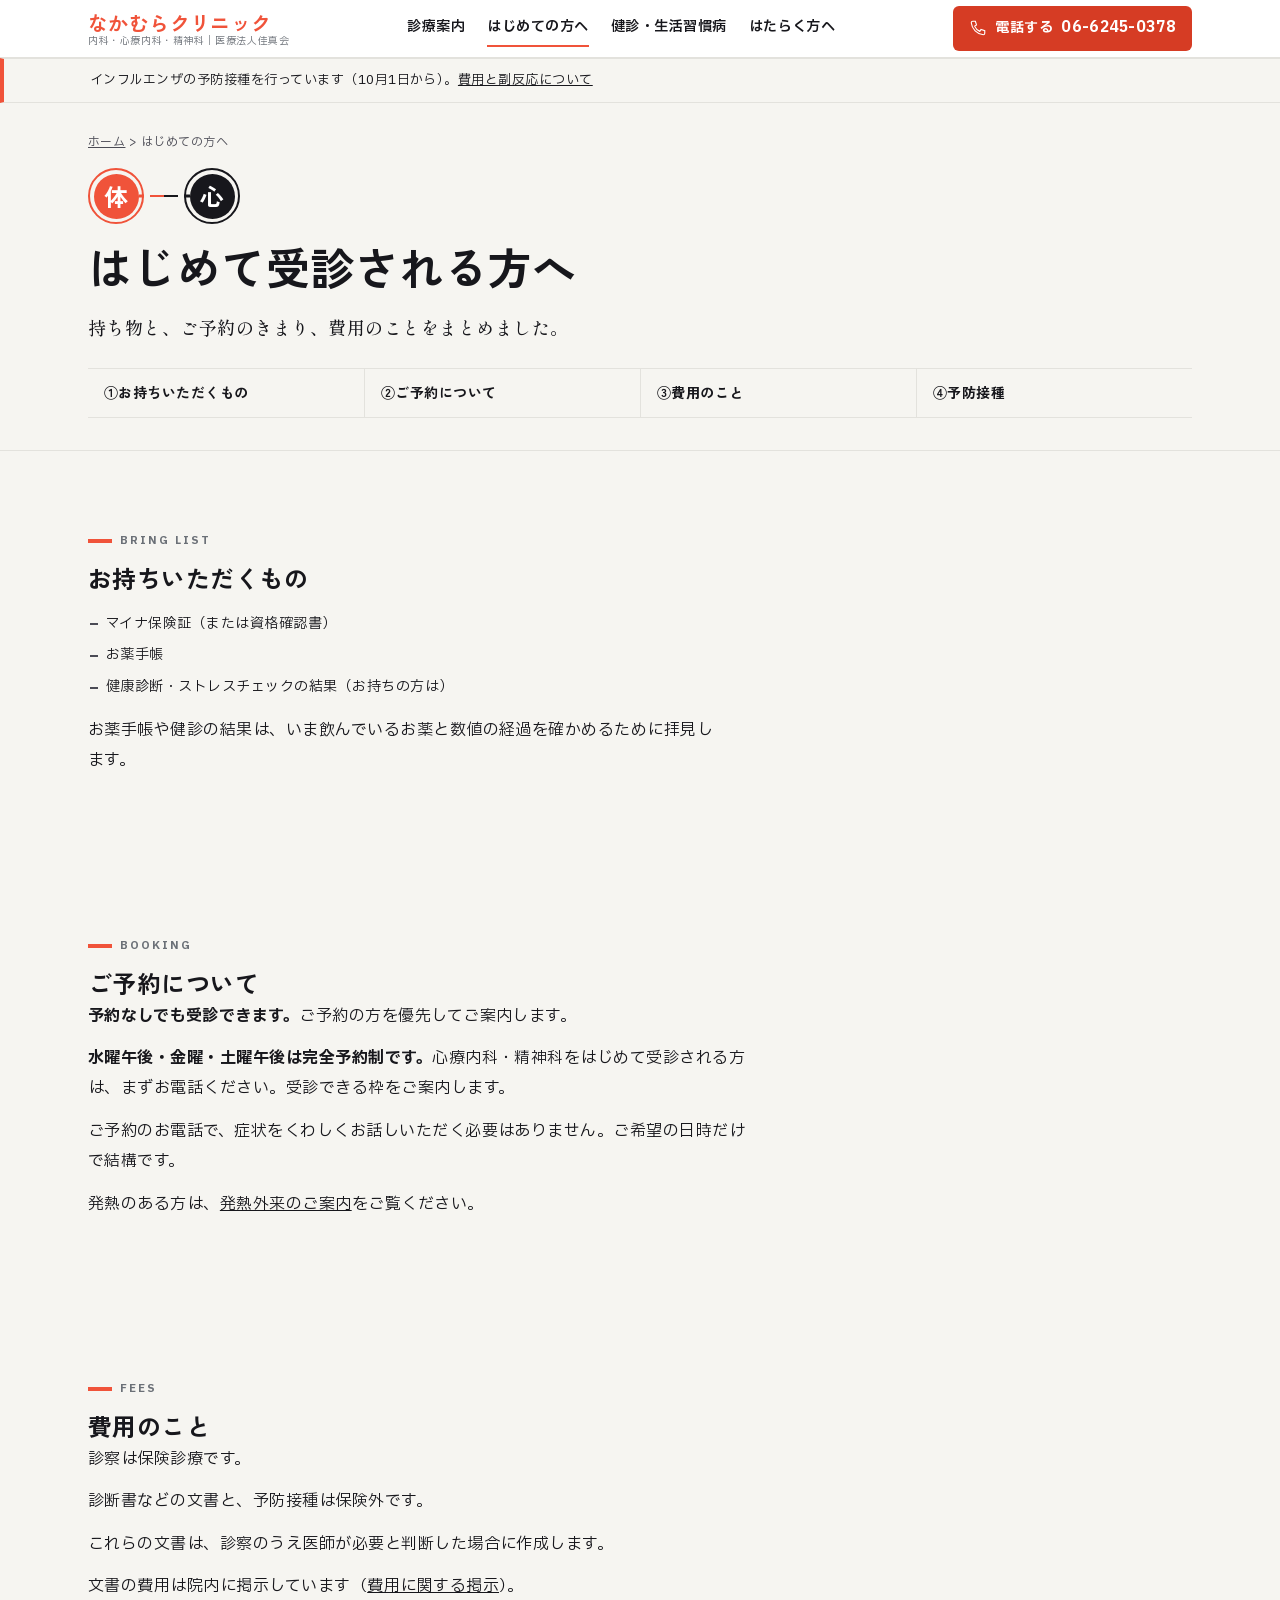
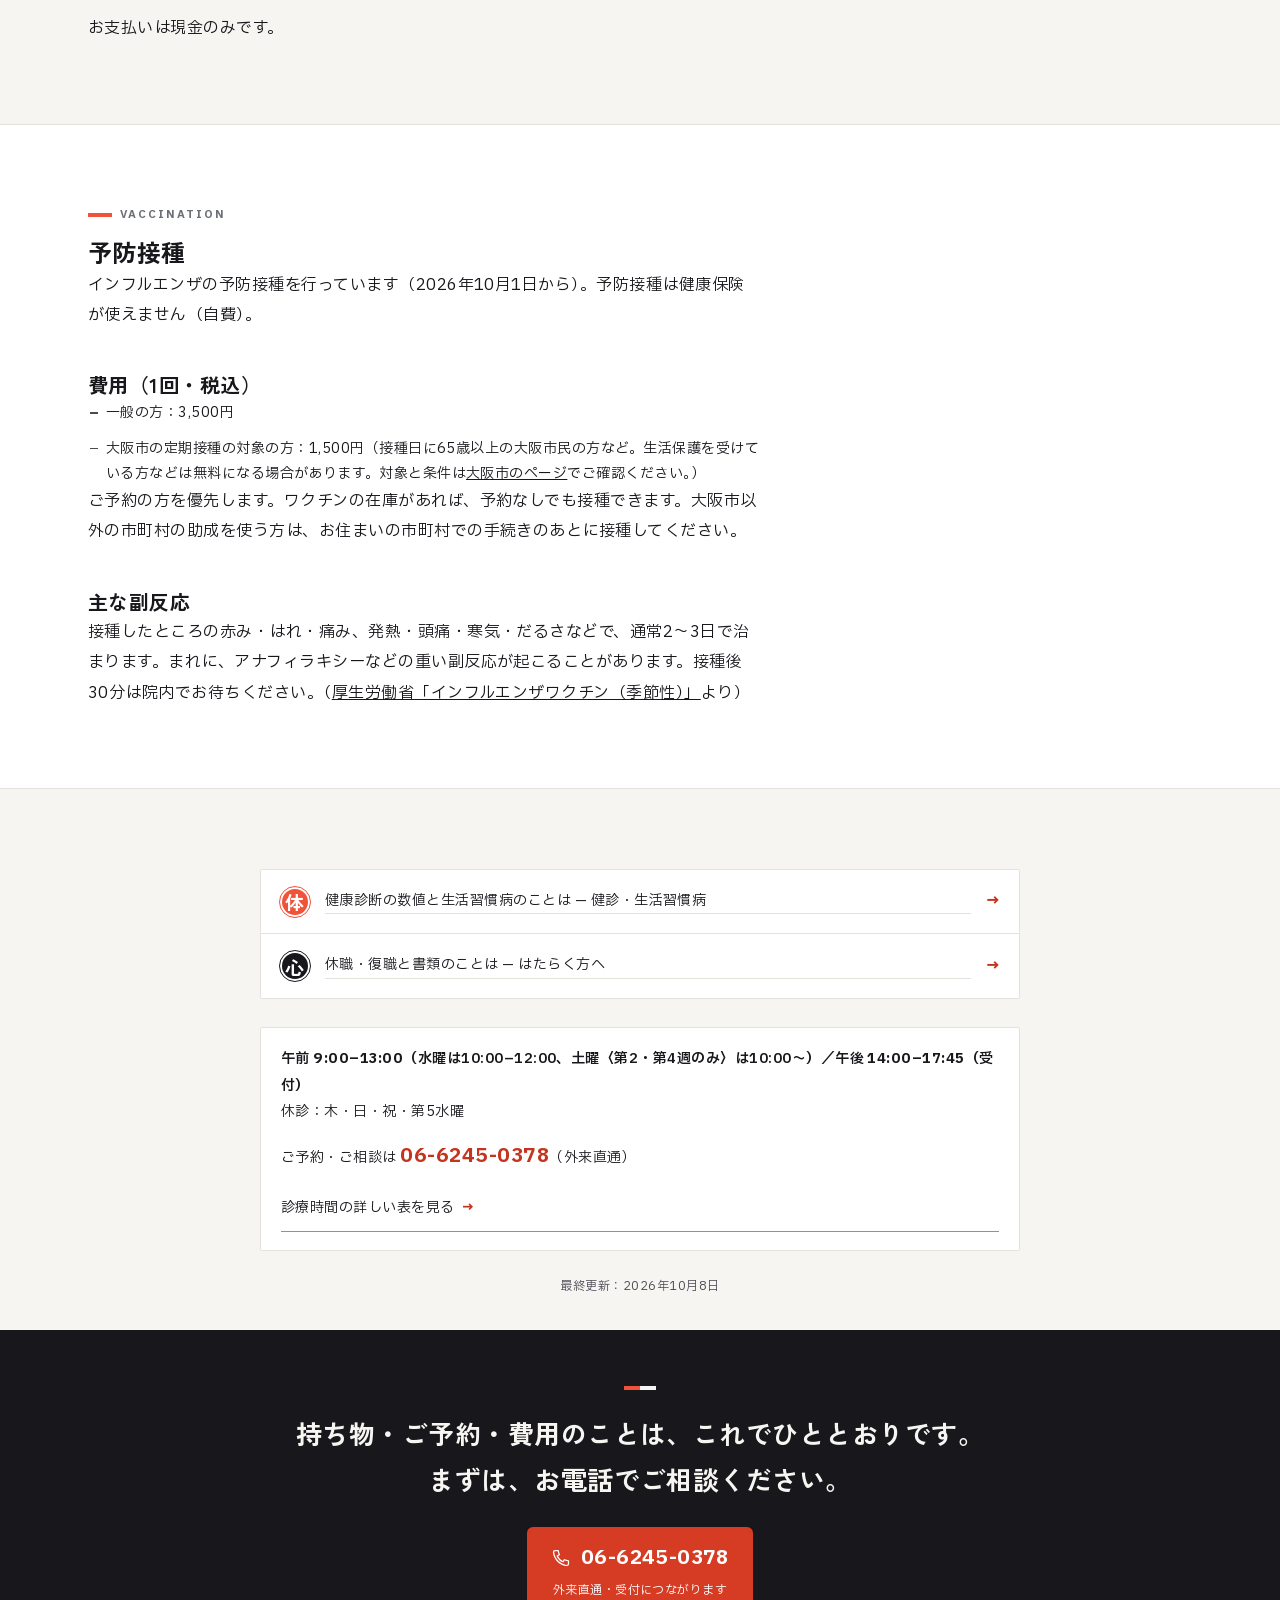
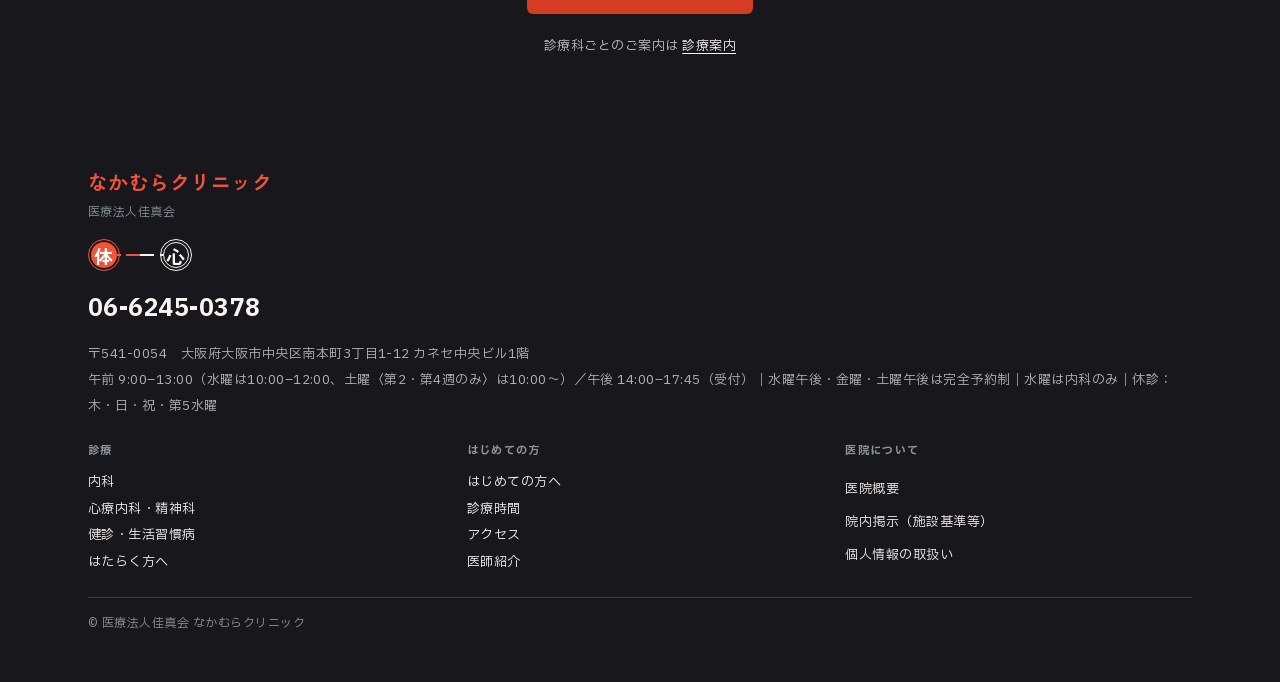
<file: hajimete.html>
<!DOCTYPE html>
<html lang="ja">
<head>
<meta charset="UTF-8">
<script>document.documentElement.classList.add('js')</script>
<meta name="viewport" content="width=device-width, initial-scale=1.0">
<!-- ②受付から診察まで を復活させるときは、title・description・og:title・og:description・JSON-LD description・.pg-lead の6か所に 受付の流れ を同じコミットで戻すこと。他ページのリンク文言（index .pre-call-more／hataraku・seikatsushukanbyo の .nk-text と .hm-links）も「受付の流れ」に戻す。 -->
<title>はじめての方へ（初診）｜持ち物・予約・費用｜本町のなかむらクリニック</title>
<meta name="description" content="本町駅徒歩3分の内科・心療内科・精神科に、はじめて受診される方（初診の方）へ。お持ちいただくもの、ご予約について、費用のことをまとめました。予約なしでも受診できます（一部予約制）。ご予約・ご相談はお電話で承ります。">
<meta name="robots" content="index,follow,max-image-preview:large">
<link rel="canonical" href="https://nakamura.n-clinics.jp/hajimete.html">
<meta name="theme-color" content="#F0533A">
<link rel="icon" href="/favicon.svg" type="image/svg+xml">
<link rel="apple-touch-icon" href="/apple-touch-icon.png">
<meta property="og:type" content="website">
<meta property="og:site_name" content="なかむらクリニック">
<meta property="og:title" content="はじめての方へ（初診）｜持ち物・予約・費用｜本町のなかむらクリニック">
<meta property="og:description" content="お持ちいただくもの、ご予約について、費用のことをまとめました。本町駅徒歩3分。">
<meta property="og:url" content="https://nakamura.n-clinics.jp/hajimete.html">
<meta property="og:image" content="https://nakamura.n-clinics.jp/photos/og.jpg">
<meta property="og:image:width" content="1200">
<meta property="og:image:height" content="630">
<meta property="og:image:alt" content="なかむらクリニックの入口。内科・心療内科・精神科／Osaka Metro 本町駅 徒歩3分">
<meta property="og:locale" content="ja_JP">
<meta name="twitter:card" content="summary_large_image">
<link rel="preload" href="/fonts/nk-display-700.woff2?v=b5c70b6851" as="font" type="font/woff2" crossorigin>
<link rel="preload" href="/fonts/nk-body-400.woff2?v=4f1824aeae" as="font" type="font/woff2" crossorigin>
<link rel="stylesheet" href="/styles.css">
<link rel="stylesheet" href="/pages.css">
<script type="application/ld+json">
{
  "@context": "https://schema.org",
  "@graph": [
    {
      "@type": "MedicalWebPage",
      "@id": "https://nakamura.n-clinics.jp/hajimete.html#webpage",
      "name": "はじめて受診される方へ",
      "description": "持ち物と、ご予約のきまり、費用、予防接種をまとめたページです。",
      "inLanguage": "ja",
      "lastReviewed": "2026-10-08",
      "audience": {
        "@type": "Patient"
      },
      "isPartOf": { "@type": "WebSite", "@id": "https://nakamura.n-clinics.jp/#website", "url": "https://nakamura.n-clinics.jp/" },
      "url": "https://nakamura.n-clinics.jp/hajimete.html",
      "publisher": {
        "@id": "https://nakamura.n-clinics.jp/#clinic"
      }
    },
    {
      "@type": "BreadcrumbList",
      "itemListElement": [
        {
          "@type": "ListItem",
          "position": 1,
          "name": "ホーム",
          "item": "https://nakamura.n-clinics.jp/"
        },
        {
          "@type": "ListItem",
          "position": 2,
          "name": "はじめての方へ",
          "item": "https://nakamura.n-clinics.jp/hajimete.html"
        }
      ]
    }
  ]
}
</script>
</head>
<body class="pg-hajimete">
<a class="skip" href="#top">本文へ</a>
<header>
  <div class="wrap bar">
    <a class="brand" href="/#top">
      <span class="name">なかむらクリニック</span>
      <span class="sub">内科・心療内科・精神科｜医療法人佳真会</span>
    </a>
    <a class="hdr-menu" href="#site-index"><span class="mn-o">メニュー</span><span class="mn-c">閉じる</span></a>
    <nav class="main" id="gnav" aria-label="メインメニュー">
      <a href="/#care">診療案内</a>
      <a href="/hajimete.html" aria-current="page">はじめての方へ</a>
      <a href="/seikatsushukanbyo.html">健診・生活習慣病</a>
      <a href="/hataraku.html">はたらく方へ</a>
      <a class="gnav-u" href="/#hours">診療時間</a>
      <a class="gnav-u" href="/#docs">医師紹介</a>
      <a class="gnav-u" href="/#access">アクセス</a>
    </nav>
    <a class="hdr-call" href="tel:0662450378">
      <svg viewBox="0 0 24 24" fill="none" stroke-width="1.5" stroke-linecap="square" stroke-linejoin="miter" aria-hidden="true"><path d="M5 3h3.5l1.5 5-2.5 1.5a12.5 12.5 0 0 0 7 7L16 14l5 1.5V19a2 2 0 0 1-2 2A18 18 0 0 1 3 5a2 2 0 0 1 2-2Z"/></svg>
      <span class="lbl">電話する</span><span class="tel">06-6245-0378</span>
    </a>
  </div>
</header>

<main id="top" tabindex="-1">


  <!-- お知らせ帯（季節のご案内・臨時休診）。文言は1行、理由の説明は書かない。
       変更・削除は全ページ同時に行う（1ページだけ変えない）。
       自費（保険外）の診療名・費用・効果はこの帯に書かない。医療広告ガイドラインの
       限定解除要件（費用／主なリスク・副作用）は、サイト上に情報を記載していないと
       満たせず、「費用はお電話で」では代えられない（問い合わせ先の記載は別要件）。
       /shisetsu-kijun.html#hoken-gai に金額と主な副反応を掲載できたときに限り、
       診療名を出した文言に戻してよい。「在庫」など小売の語は使わない。 -->
  <div class="notice"><div class="wrap">インフルエンザの予防接種を行っています（10月1日から）。<a href="/hajimete.html#yobou">費用と副反応について</a></div></div>

  <!-- PLATE — /hajimete.html belongs to both lines: uses the 体×心 .roundels pair instead of a
       single glyph, and takes no c-nai/c-shin lane class (documented exception). -->
  <section class="pg-plate">
    <div class="wrap">
      <p class="pg-crumb"><a href="/#top">ホーム</a> &gt; はじめての方へ</p>
      <div class="roundels" role="img" aria-label="からだとこころ、ひとつのクリニックで">
        <span class="roundel r-nai">体</span>
        <span class="roundel-link"></span>
        <span class="roundel r-shin">心</span>
      </div>
      <h1><span class="nowrap">はじめて</span><wbr><span class="nowrap">受診される方へ</span></h1>
      <p class="pg-lead">持ち物と、ご予約のきまり、費用のことをまとめました。</p>
      <!-- ②受付から診察まで #nagare は臨床フロー確認待ち（下の②セクション参照）。この一覧からは外しています。復活時は ①持ち物／②受付から診察まで／③ご予約／④費用 に付け直すこと（番号はつねに連番を保つ）。 -->
      <ol class="pg-acts">
        <li><a href="#mochimono">①お持ちいただくもの</a></li>
        <li><a href="#yoyaku">②ご予約について</a></li>
        <li><a href="#hiyou">③費用のこと</a></li>
        <li><a href="#yobou">④予防接種</a></li>
      </ol>
    </div>
  </section>

  <!-- ① お持ちいただくもの -->
  <section class="pg-sec" id="mochimono">
    <div class="wrap">
      <div class="kicker" data-reveal><span lang="en">Bring List</span></div>
      <h2 data-reveal>お持ちいただくもの</h2>
      <ul class="pg-check-list">
        <li>マイナ保険証（または資格確認書）</li>
        <li>お薬手帳</li>
        <li>健康診断・ストレスチェックの結果（お持ちの方は）</li>
      </ul>
      <p class="pg-body">お薬手帳や健診の結果は、いま飲んでいるお薬と数値の経過を確かめるために拝見します。</p>
    </div>
  </section>

  <!-- ② 受付から診察まで — BUILD-BLOCKED: 手順・順番が臨床運用と一致しているか未確認（clinic confirmation #7）。
       確認が取れ次第、下のコメントを外し、.pg-plate の .pg-acts に #nagare の項目を戻してください。
  <section class="pg-sec pg-sec-alt" id="nagare">
    <div class="wrap">
      <div class="kicker"><span lang="en">Visit Flow</span></div>
      <h2>受付から診察まで</h2>
      <ol class="pg-steps">
        <li><span class="pg-step-n">1</span><div><h4>受付</h4><p>保険証を出していただきます。ご用件をくわしくお話しいただく必要はありません。</p></div></li>
        <li><span class="pg-step-n">2</span><div><h4>問診票</h4><p>気になっていることを、書ける範囲で書いていただきます。</p></div></li>
        <li><span class="pg-step-n">3</span><div><h4>診察</h4><p>お話をうかがい、必要な検査や次にすることを一緒に決めます。</p></div></li>
        <li><span class="pg-step-n">4</span><div><h4>お会計</h4><p>診察後、受付でお会計です。</p></div></li>
      </ol>
    </div>
  </section>
  -->

  <!-- ③ ご予約について — THE ONLY PROSE EXPLANATION OF THE BOOKING RULE ON THE ENTIRE SITE -->
  <section class="pg-sec" id="yoyaku">
    <div class="wrap">
      <div class="kicker" data-reveal><span lang="en">Booking</span></div>
      <h2 data-reveal>ご予約について</h2>
      <p class="pg-body"><b>予約なしでも受診できます。</b>ご予約の方を優先してご案内します。</p>
      <p class="pg-body"><b>水曜午後・金曜・土曜午後は完全予約制です。</b>心療内科・精神科をはじめて受診される方は、まずお電話ください。受診できる枠をご案内します。</p>
      <p class="pg-body">ご予約のお電話で、症状をくわしくお話しいただく必要はありません。ご希望の日時だけで結構です。</p>
      <p class="pg-body">発熱のある方は、<a href="/#hatsunetsu">発熱外来のご案内</a>をご覧ください。</p>
    </div>
  </section>

  <!-- ③ 費用のこと。オンライン診療の節（旧③）は 2026-10-07 にいったん外した——予約システムが動くまでは提供していない診療を載せない。原文は docs-internal/backlog/online-section.html。 -->
  <section class="pg-sec" id="hiyou">
    <div class="wrap">
      <div class="kicker" data-reveal><span lang="en">Fees</span></div>
      <h2 data-reveal>費用のこと</h2>
      <p class="pg-body">診察は保険診療です。</p>
      <p class="pg-body">診断書などの文書と、予防接種は保険外です。</p>
      <p class="pg-body">これらの文書は、診察のうえ医師が必要と判断した場合に作成します。</p>
      <p class="pg-body">文書の費用は院内に掲示しています（<a href="/shisetsu-kijun.html#hiyou">費用に関する掲示</a>）。</p>
      <p class="pg-body">お支払いは現金のみです。</p>
    </div>
  </section>

  <!-- ④ 予防接種 — 季節のご案内（2026-10-07）。医療広告ガイドライン 第3-2「予防接種の実施」：ワクチンの商品名・メーカー名は書かない／発症予防率などの効果は書かない／1回の費用（税込）と主な副反応を載せる。
       副反応の文は厚生労働省「インフルエンザワクチン（季節性）」の説明に沿う。1,500円は大阪市の定期接種の自己負担額（令和8年度、10月1日〜1月31日）。
       シーズンが終わったら節ごとコメントアウトし、.pg-acts の④とお知らせ帯も戻す。新型コロナは料金が届くまで書かない。 -->
  <section class="pg-sec pg-sec-alt" id="yobou">
    <div class="wrap">
      <div class="kicker" data-reveal><span lang="en">Vaccination</span></div>
      <h2 data-reveal>予防接種</h2>
      <p class="pg-body">インフルエンザの予防接種を行っています（2026年10月1日から）。予防接種は健康保険が使えません（自費）。</p>
      <h3 class="pg-sub">費用（1回・税込）</h3>
      <ul class="pg-scope-list">
        <li>一般の方：3,500円</li>
        <li>大阪市の定期接種の対象の方：1,500円（接種日に65歳以上の大阪市民の方など。生活保護を受けている方などは無料になる場合があります。対象と条件は<a href="https://www.city.osaka.lg.jp/kenko/page/0000623095.html" target="_blank" rel="noopener">大阪市のページ</a>でご確認ください。）</li>
      </ul>
      <p class="pg-body">ご予約の方を優先します。ワクチンの在庫があれば、予約なしでも接種できます。大阪市以外の市町村の助成を使う方は、お住まいの市町村での手続きのあとに接種してください。</p>
      <h3 class="pg-sub">主な副反応</h3>
      <p class="pg-body">接種したところの赤み・はれ・痛み、発熱・頭痛・寒気・だるさなどで、通常2〜3日で治まります。まれに、アナフィラキシーなどの重い副反応が起こることがあります。接種後30分は院内でお待ちください。（<a href="https://www.mhlw.go.jp/stf/seisakunitsuite/bunya/kenkou_iryou/kenkou/kekkaku-kansenshou/yobou-sesshu/vaccine/influenza/index.html" target="_blank" rel="noopener">厚生労働省「インフルエンザワクチン（季節性）」</a>より）</p>
    </div>
  </section>

  <nav class="norikae" aria-label="関連ページ" data-reveal>
    <a class="nk-row" href="/seikatsushukanbyo.html">
      <span class="care-glyph pg-mini-glyph c-nai-glyph" aria-hidden="true">体</span>
      <span class="nk-text">健康診断の数値と生活習慣病のことは <span class="nowrap">— 健診・生活習慣病</span></span>
      <span class="nk-arrow" aria-hidden="true">→</span>
    </a>
    <a class="nk-row" href="/hataraku.html">
      <span class="care-glyph pg-mini-glyph c-shin-glyph" aria-hidden="true">心</span>
      <span class="nk-text">休職・復職と書類のことは <span class="nowrap">— はたらく方へ</span></span>
      <span class="nk-arrow" aria-hidden="true">→</span>
    </a>
  </nav>

  <aside class="hours-mini" aria-label="診療時間の要約">
    <p class="hm-times">午前 <span class="num">9:00–13:00</span>（水曜は10:00–12:00、土曜〈第2・第4週のみ〉は10:00〜）／午後 <span class="num">14:00–17:45</span>（受付）</p>
    <p class="hm-off">休診：木・日・祝・第5水曜</p>
    <p class="hm-call">ご予約・ご相談は <a class="tel-big" href="tel:0662450378">06-6245-0378</a>（外来直通）</p>
    <p class="hm-links"><a href="/#hours">診療時間の詳しい表を見る<span aria-hidden="true">→</span></a></p>
  </aside>

  <p class="pg-updated wrap">最終更新：2026年10月8日</p>

  <!-- closing conversion band -->
  <section class="close-cta" data-reveal-mark>
    <div class="wrap">
      <p class="close-line"><span class="nowrap">持ち物・ご予約・</span><wbr><span class="nowrap">費用のことは、</span><wbr><span class="nowrap">これでひととおりです。</span><br>まずは、お電話で<span class="nowrap">ご相談ください。</span></p>
      <a class="btn-call" href="tel:0662450378">
        <span class="row">
          <svg viewBox="0 0 24 24" fill="none" stroke-width="1.5" stroke-linecap="square" stroke-linejoin="miter" aria-hidden="true"><path d="M5 3h3.5l1.5 5-2.5 1.5a12.5 12.5 0 0 0 7 7L16 14l5 1.5V19a2 2 0 0 1-2 2A18 18 0 0 1 3 5a2 2 0 0 1 2-2Z"/></svg>
          <span class="tel">06-6245-0378</span>
        </span>
        <span class="cap"><span class="cap-m">外来直通・タップで発信</span><span class="cap-d">外来直通・受付につながります</span></span>
      </a>
      <p class="close-next">診療科ごとのご案内は <a href="/#care">診療案内</a></p>
    </div>
  </section>

</main>

<footer>
  <div class="wrap">
    <div class="foot-name">なかむらクリニック</div>
    <div class="foot-corp">医療法人佳真会</div>
    <div class="foot-roundels" aria-hidden="true">
      <span class="roundel r-nai">体</span>
      <span class="roundel-link"></span>
      <span class="roundel r-shin">心</span>
    </div>
    <a class="foot-tel" href="tel:0662450378">06-6245-0378</a>
    <p class="foot-meta">〒541-0054　大阪府大阪市中央区南本町3丁目1-12 カネセ中央ビル1階<br>午前 9:00–13:00（水曜は10:00–12:00、土曜〈第2・第4週のみ〉は10:00〜）／午後 14:00–17:45（受付）｜水曜午後・金曜・土曜午後は完全予約制｜水曜は内科のみ｜休診：木・日・祝・第5水曜</p>
    <nav class="foot-groups" id="site-index" aria-label="サイト内リンク">
      <div class="fg"><p class="fg-t">診療</p><a href="/#naika">内科</a><a href="/#seishinka">心療内科・精神科</a><a href="/seikatsushukanbyo.html">健診・生活習慣病</a><a href="/hataraku.html">はたらく方へ</a></div>
      <div class="fg"><p class="fg-t">はじめての方</p><a href="/hajimete.html">はじめての方へ</a><a href="/#hours">診療時間</a><a href="/#access">アクセス</a><a href="/#docs">医師紹介</a></div>
      <div class="fg"><p class="fg-t">医院について</p><a href="/#access">医院概要</a><a href="/shisetsu-kijun.html">院内掲示（施設基準等）</a><a href="/privacy.html">個人情報の取扱い</a></div>
    </nav>
    <div class="foot-copy">© 医療法人佳真会 なかむらクリニック</div>
  </div>
</footer>

<!-- sticky mobile call bar -->
<div class="mbar" id="mbar">
  <a class="m-map" href="https://www.google.com/maps/search/?api=1&query=%E5%A4%A7%E9%98%AA%E5%BA%9C%E5%A4%A7%E9%98%AA%E5%B8%82%E4%B8%AD%E5%A4%AE%E5%8C%BA%E5%8D%97%E6%9C%AC%E7%94%BA3%E4%B8%81%E7%9B%AE1-12%20%E3%82%AB%E3%83%8D%E3%82%BB%E4%B8%AD%E5%A4%AE%E3%83%93%E3%83%AB" target="_blank" rel="noopener">
    <span class="mrow"><svg viewBox="0 0 24 24" fill="none" stroke-width="1.5" stroke-linecap="square" stroke-linejoin="miter" aria-hidden="true"><path d="M12 21s-7-5.5-7-11a7 7 0 0 1 14 0c0 5.5-7 11-7 11Z"/><circle cx="12" cy="10" r="2.5"/></svg>地図</span>
  </a>
  <a class="m-call" href="tel:0662450378">
    <svg viewBox="0 0 24 24" fill="none" stroke-width="1.5" stroke-linecap="square" stroke-linejoin="miter" aria-hidden="true"><path d="M5 3h3.5l1.5 5-2.5 1.5a12.5 12.5 0 0 0 7 7L16 14l5 1.5V19a2 2 0 0 1-2 2A18 18 0 0 1 3 5a2 2 0 0 1 2-2Z"/></svg>
    <span>電話する</span><span class="tel">06-6245-0378</span>
  </a>
</div>

<script src="/site.js" defer></script>
</body>
</html>
</file>
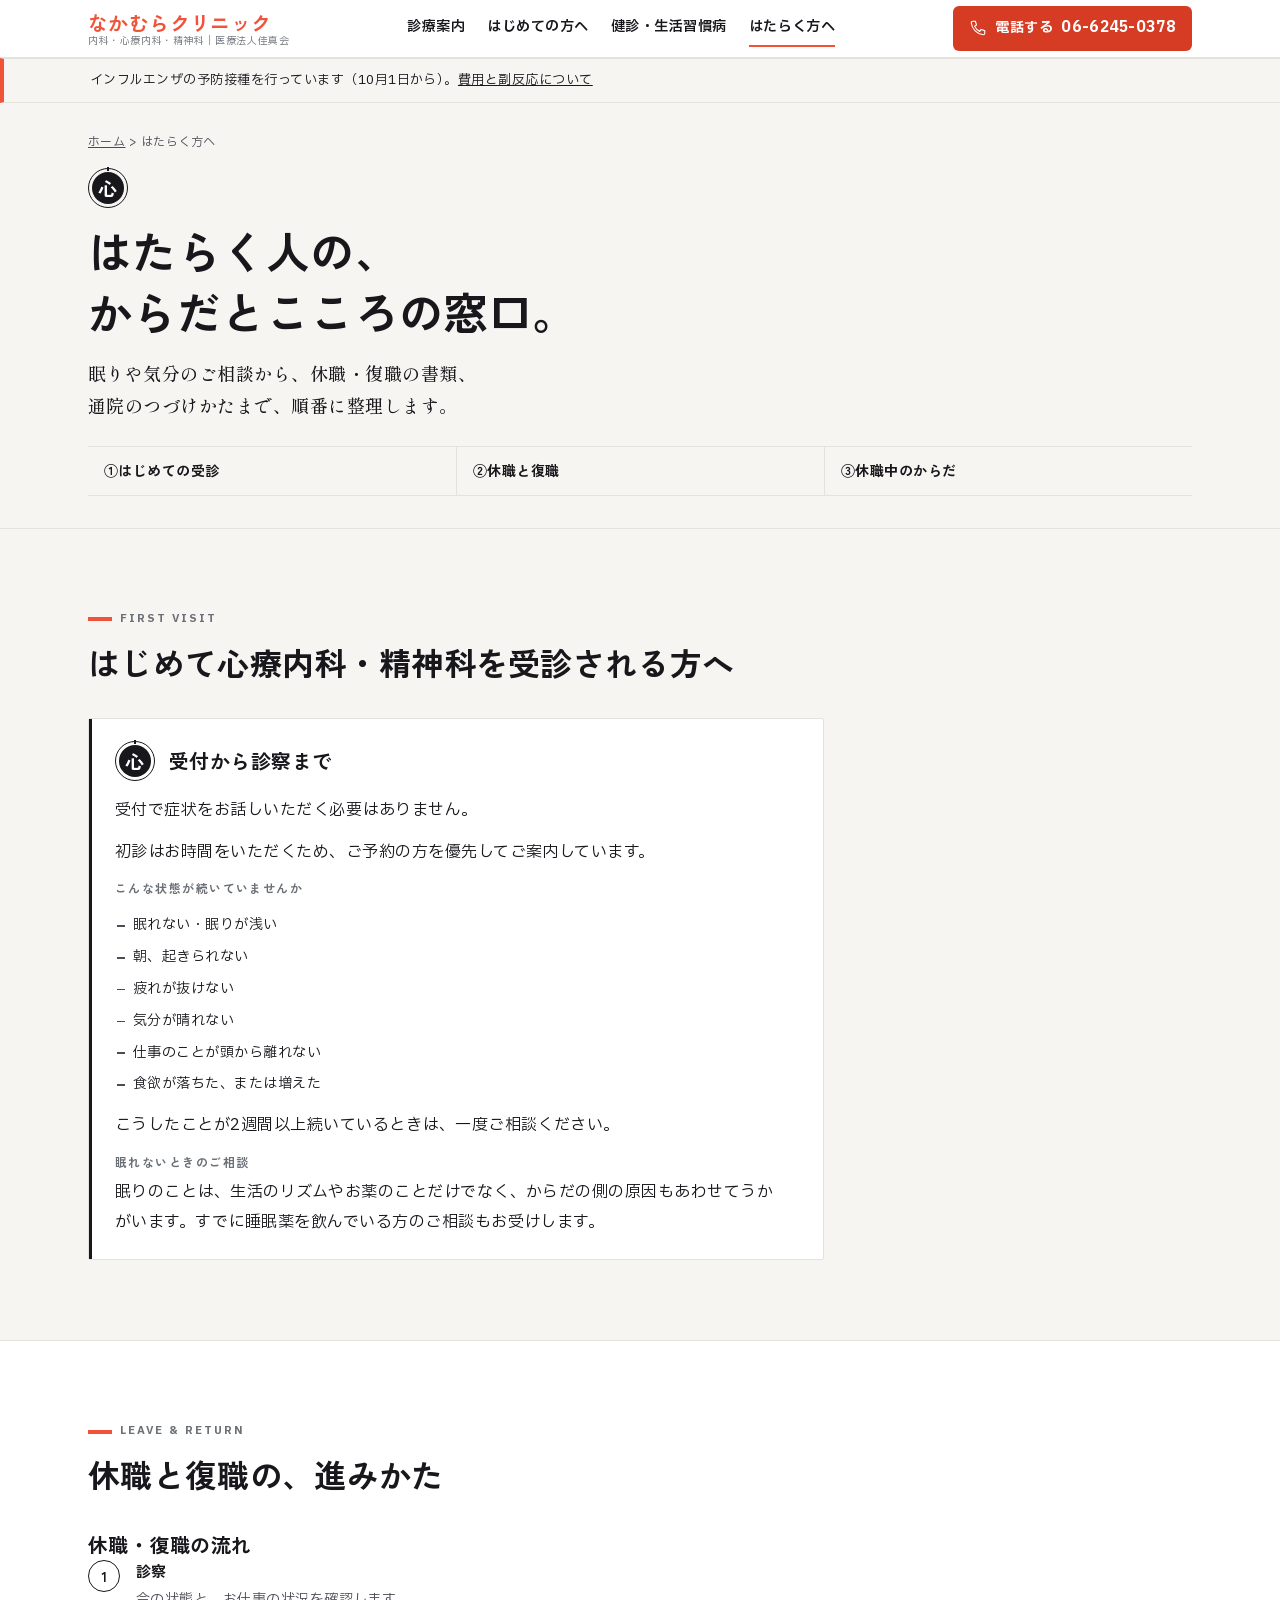
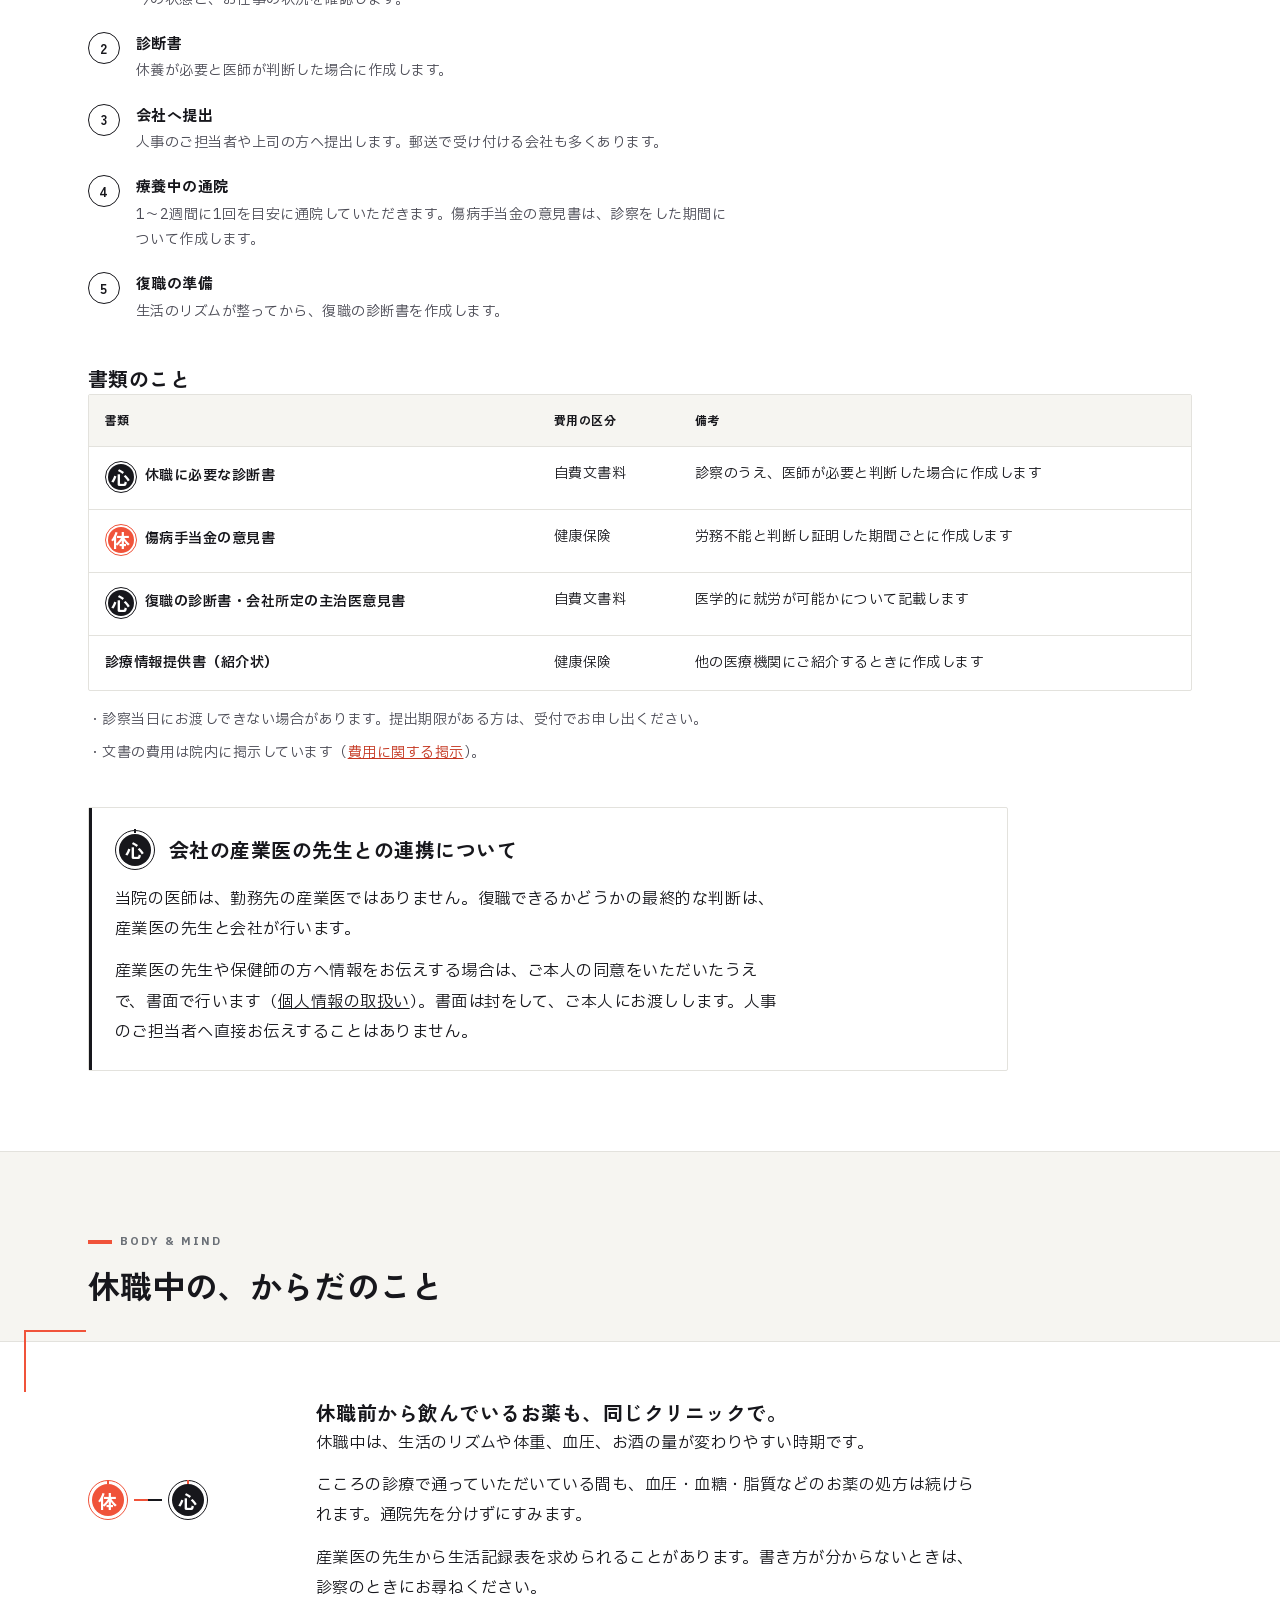
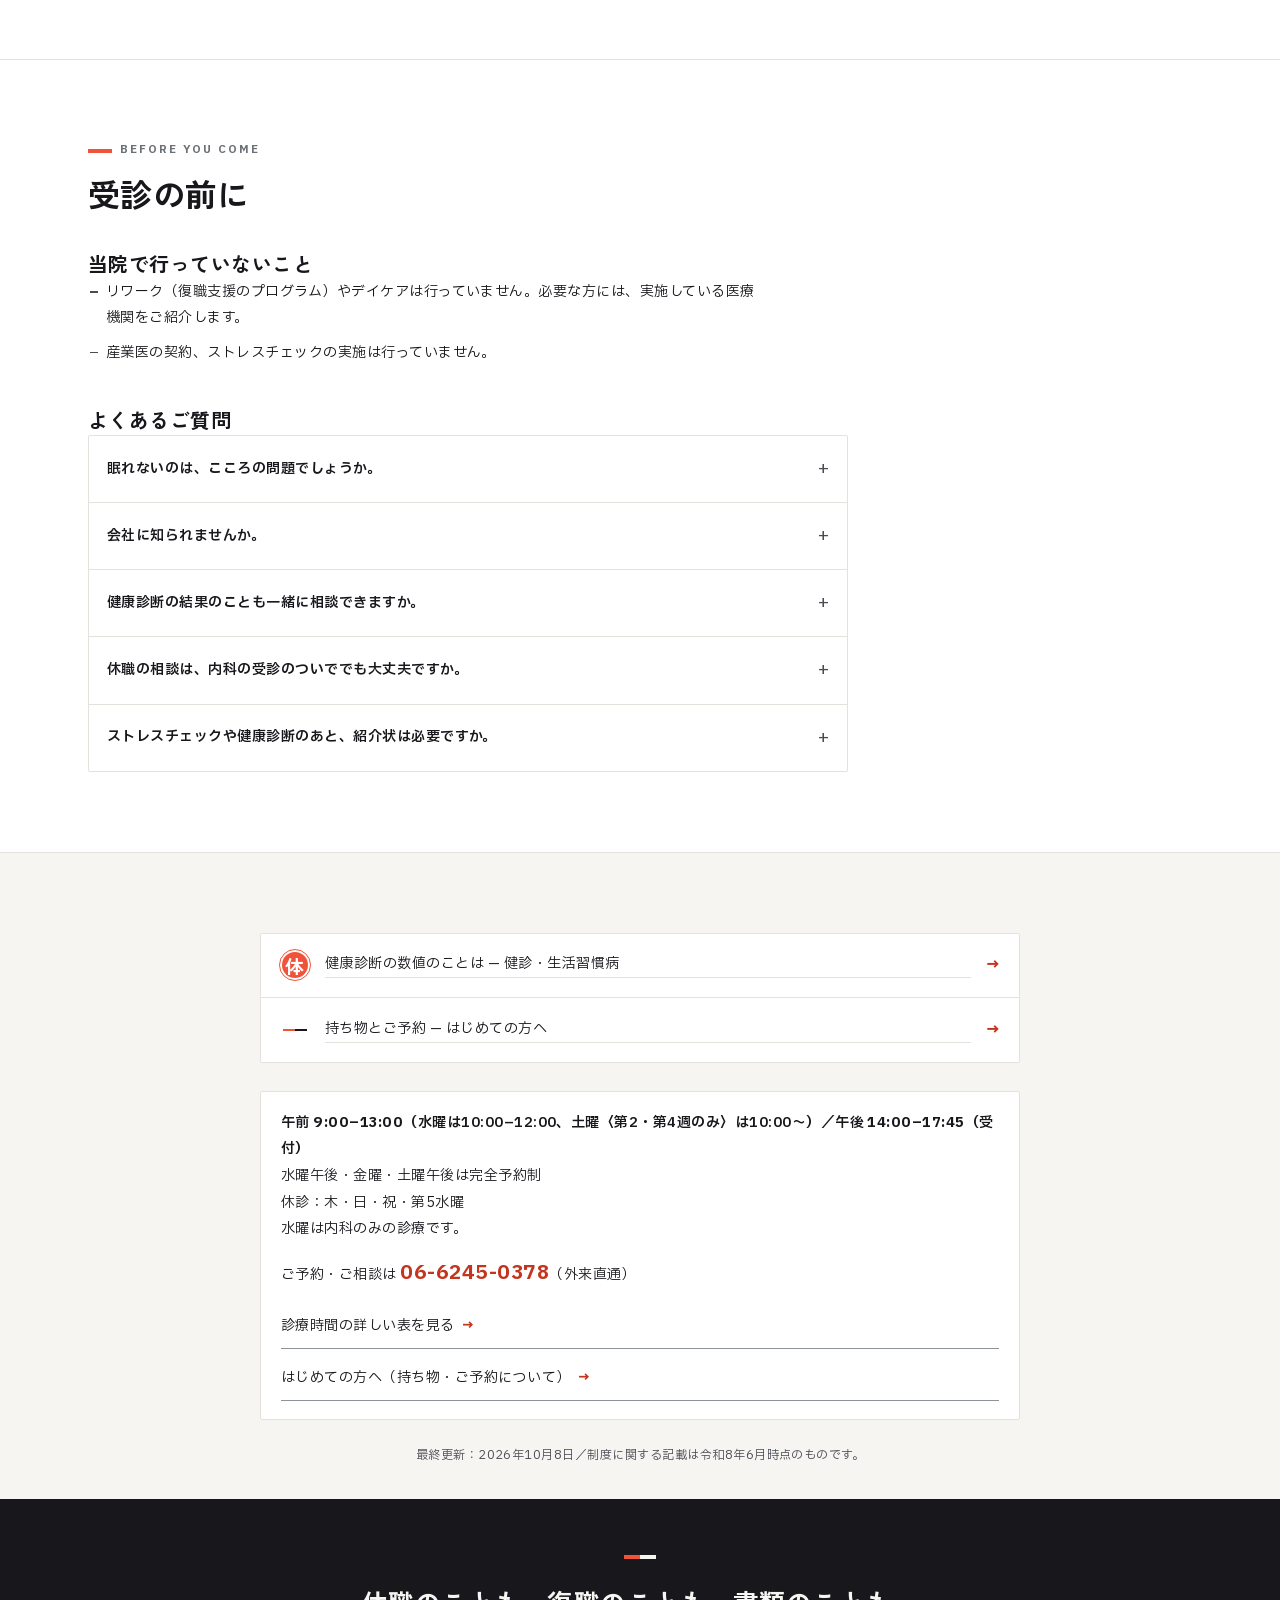
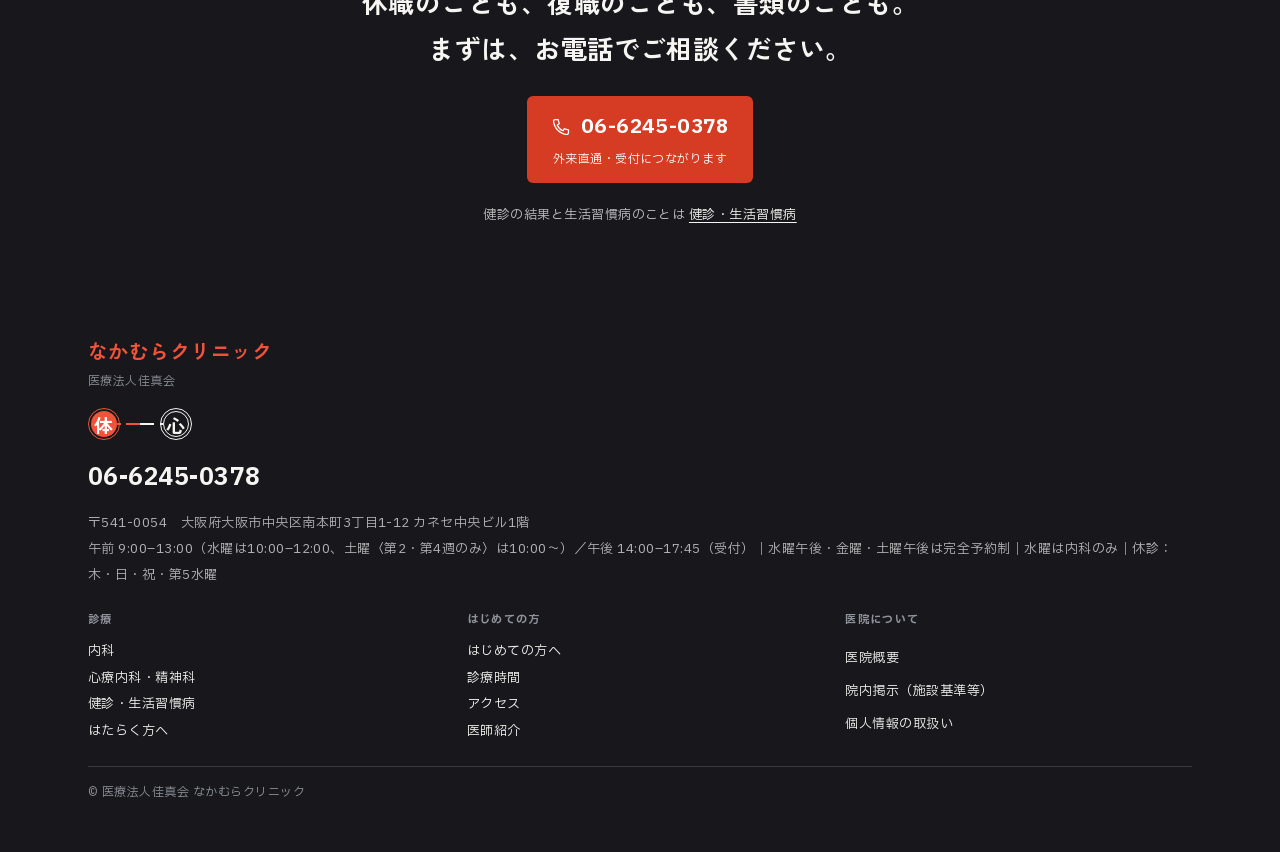
<file: hataraku.html>
<!DOCTYPE html>
<html lang="ja">
<head>
<meta charset="UTF-8">
<script>document.documentElement.classList.add('js')</script>
<meta name="viewport" content="width=device-width, initial-scale=1.0">
<title>本町の心療内科・精神科｜休職・復職の相談｜なかむらクリニック</title>
<meta name="description" content="本町駅徒歩3分。眠れない・眠りが浅い・気分が晴れないといったご相談から、休職・復職の診断書、傷病手当金の意見書など書類のことまで。産業医の先生との連携や休職中のからだのケアについてもご案内します。">
<meta name="robots" content="index,follow,max-image-preview:large">
<link rel="canonical" href="https://nakamura.n-clinics.jp/hataraku.html">
<meta name="theme-color" content="#F0533A">
<link rel="icon" href="/favicon.svg" type="image/svg+xml">
<link rel="apple-touch-icon" href="/apple-touch-icon.png">
<meta property="og:type" content="website">
<meta property="og:site_name" content="なかむらクリニック">
<meta property="og:title" content="本町の心療内科・精神科｜休職・復職の相談｜なかむらクリニック">
<meta property="og:description" content="眠れない・気分が晴れないといったご相談から、休職・復職の診断書、傷病手当金の意見書など書類のことまで。産業医の先生との連携についてもご案内します。">
<meta property="og:url" content="https://nakamura.n-clinics.jp/hataraku.html">
<meta property="og:image" content="https://nakamura.n-clinics.jp/photos/og.jpg">
<meta property="og:image:width" content="1200">
<meta property="og:image:height" content="630">
<meta property="og:image:alt" content="なかむらクリニックの入口。内科・心療内科・精神科／Osaka Metro 本町駅 徒歩3分">
<meta property="og:locale" content="ja_JP">
<meta name="twitter:card" content="summary_large_image">
<link rel="preload" href="/fonts/nk-display-700.woff2?v=b5c70b6851" as="font" type="font/woff2" crossorigin>
<link rel="preload" href="/fonts/nk-body-400.woff2?v=4f1824aeae" as="font" type="font/woff2" crossorigin>
<link rel="stylesheet" href="/styles.css">
<link rel="stylesheet" href="/pages.css">
<!-- 表・モバイル一覧・フッター要約・JSON-LD は同じコミットで直す。 -->
<script type="application/ld+json">
{
  "@context": "https://schema.org",
  "@graph": [
    {
      "@type": "MedicalWebPage",
      "@id": "https://nakamura.n-clinics.jp/hataraku.html#webpage",
      "name": "はたらく方へ｜休職・復職に関わる書類と、内科・心療内科・精神科の受診について",
      "description": "眠りや気分のご相談から、休職・復職に必要な書類の費用区分まで、当院での相談方法をご案内します。",
      "inLanguage": "ja",
      "lastReviewed": "2026-10-08",
      "audience": { "@type": "Patient" },
      "isPartOf": { "@type": "WebSite", "@id": "https://nakamura.n-clinics.jp/#website", "url": "https://nakamura.n-clinics.jp/" },
      "url": "https://nakamura.n-clinics.jp/hataraku.html",
      "publisher": { "@id": "https://nakamura.n-clinics.jp/#clinic" }
    },
    {
      "@type": "BreadcrumbList",
      "itemListElement": [
        { "@type": "ListItem", "position": 1, "name": "ホーム", "item": "https://nakamura.n-clinics.jp/" },
        { "@type": "ListItem", "position": 2, "name": "はたらく方へ", "item": "https://nakamura.n-clinics.jp/hataraku.html" }
      ]
    },
    {
      "@type": "FAQPage",
      "mainEntity": [
        { "@type": "Question", "name": "眠れないのは、こころの問題でしょうか。", "acceptedAnswer": { "@type": "Answer", "text": "そうとは限りません。生活のリズムやからだの状態が関係していることもあります。診察では、その両方からうかがいます。" } },
        { "@type": "Question", "name": "会社に知られませんか。", "acceptedAnswer": { "@type": "Answer", "text": "診察の内容は守秘義務により保護されます。会社へお伝えするのは、ご本人の同意をいただいた書面に限ります。" } },
        { "@type": "Question", "name": "健康診断の結果のことも一緒に相談できますか。", "acceptedAnswer": { "@type": "Answer", "text": "はい。結果用紙をお持ちください。" } },
        { "@type": "Question", "name": "休職の相談は、内科の受診のついででも大丈夫ですか。", "acceptedAnswer": { "@type": "Answer", "text": "はい。受診の理由を受付でお話しいただく必要はありません。診察で、いまの状態とお仕事の状況からうかがいます。" } },
        { "@type": "Question", "name": "ストレスチェックや健康診断のあと、紹介状は必要ですか。", "acceptedAnswer": { "@type": "Answer", "text": "紹介状がなくても受診できます。結果の用紙があれば、お持ちください。" } }
      ]
    }
  ]
}
</script>
</head>
<body class="pg-hataraku">
<a class="skip" href="#top">本文へ</a>
<header>
  <div class="wrap bar">
    <a class="brand" href="/#top">
      <span class="name">なかむらクリニック</span>
      <span class="sub">内科・心療内科・精神科｜医療法人佳真会</span>
    </a>
    <a class="hdr-menu" href="#site-index"><span class="mn-o">メニュー</span><span class="mn-c">閉じる</span></a>
    <nav class="main" id="gnav" aria-label="メインメニュー">
      <a href="/#care">診療案内</a>
      <a href="/hajimete.html">はじめての方へ</a>
      <a href="/seikatsushukanbyo.html">健診・生活習慣病</a>
      <a href="/hataraku.html" aria-current="page">はたらく方へ</a>
      <a class="gnav-u" href="/#hours">診療時間</a>
      <a class="gnav-u" href="/#docs">医師紹介</a>
      <a class="gnav-u" href="/#access">アクセス</a>
    </nav>
    <a class="hdr-call" href="tel:0662450378">
      <svg viewBox="0 0 24 24" fill="none" stroke-width="1.5" stroke-linecap="square" stroke-linejoin="miter" aria-hidden="true"><path d="M5 3h3.5l1.5 5-2.5 1.5a12.5 12.5 0 0 0 7 7L16 14l5 1.5V19a2 2 0 0 1-2 2A18 18 0 0 1 3 5a2 2 0 0 1 2-2Z"/></svg>
      <span class="lbl">電話する</span><span class="tel">06-6245-0378</span>
    </a>
  </div>
</header>

<main id="top" tabindex="-1">


  <!-- お知らせ帯（季節のご案内・臨時休診）。文言は1行、理由の説明は書かない。
       変更・削除は全ページ同時に行う（1ページだけ変えない）。
       自費（保険外）の診療名・費用・効果はこの帯に書かない。医療広告ガイドラインの
       限定解除要件（費用／主なリスク・副作用）は、サイト上に情報を記載していないと
       満たせず、「費用はお電話で」では代えられない（問い合わせ先の記載は別要件）。
       /shisetsu-kijun.html#hoken-gai に金額と主な副反応を掲載できたときに限り、
       診療名を出した文言に戻してよい。「在庫」など小売の語は使わない。 -->
  <div class="notice"><div class="wrap">インフルエンザの予防接種を行っています（10月1日から）。<a href="/hajimete.html#yobou">費用と副反応について</a></div></div>

  <!-- PLATE -->
  <section class="pg-plate c-shin">
    <div class="wrap">
      <p class="pg-crumb"><a href="/#top">ホーム</a> &gt; はたらく方へ</p>
      <span class="care-glyph" aria-hidden="true">心</span>
      <h1>はたらく人の、<br class="pg-br-d"><span class="nowrap">からだとこころの</span><wbr><span class="nowrap">窓口。</span></h1>
      <p class="pg-lead">眠りや気分のご相談から、<span class="nowrap">休職・復職の書類、</span>通院のつづけかたまで、順番に整理します。</p>
      <ol class="pg-acts">
        <li><a href="#seishinka-first">①はじめての受診</a></li><li><a href="#kyuushoku">②休職と復職</a></li><li><a href="#karada">③休職中のからだ</a></li>
      </ol>
    </div>
  </section>

  <!-- CH.1 はじめて心療内科・精神科を受診される方へ (paper) -->
  <section class="pg-sec" id="seishinka-first">
    <div class="wrap">
      <div class="sec-head" data-reveal>
        <div class="kicker"><span lang="en">First Visit</span></div>
        <h2 class="sec-title">はじめて心療内科・精神科を受診される方へ</h2>
      </div>
      <article class="care-card c-shin" data-reveal>
        <div class="care-head"><span class="care-glyph" aria-hidden="true">心</span><h3>受付から診察まで</h3></div>
        <p class="pg-body">受付で症状をお話しいただく必要はありません。</p>
        <p class="pg-body">初診はお時間をいただくため、ご予約の方を優先してご案内しています。</p>
        <h4 class="lane-h">こんな状態が続いていませんか</h4>
        <ul class="pg-check-list">
          <li>眠れない・眠りが浅い</li>
          <li>朝、起きられない</li>
          <li>疲れが抜けない</li>
          <li>気分が晴れない</li>
          <li>仕事のことが頭から離れない</li>
          <li>食欲が落ちた、または増えた</li>
        </ul>
        <p class="pg-body">こうしたことが2週間以上続いているときは、一度ご相談ください。</p>
        <h4 class="lane-h" id="nemuri">眠れないときのご相談</h4>
        <p class="pg-body">眠りのことは、生活のリズムやお薬のことだけでなく、からだの側の原因もあわせてうかがいます。すでに睡眠薬を飲んでいる方のご相談もお受けします。</p>
      </article>
    </div>
  </section>

  <!-- CH.2 休職と復職の、進みかた (card) -->
  <section class="pg-sec pg-sec-alt" id="kyuushoku">
    <div class="wrap">
      <div class="sec-head" data-reveal>
        <div class="kicker"><span lang="en">Leave &amp; Return</span></div>
        <h2 class="sec-title">休職と復職の、進みかた</h2>
      </div>

      <h3>休職・復職の流れ</h3>
      <ol class="pg-steps">
        <li data-reveal><span class="pg-step-n">1</span><div><h4>診察</h4><p>今の状態と、お仕事の状況を確認します。</p></div></li>
        <li data-reveal><span class="pg-step-n">2</span><div><h4>診断書</h4><p>休養が必要と医師が判断した場合に作成します。</p></div></li>
        <li data-reveal><span class="pg-step-n">3</span><div><h4>会社へ提出</h4><p>人事のご担当者や上司の方へ提出します。郵送で受け付ける会社も多くあります。</p></div></li>
        <li data-reveal><span class="pg-step-n">4</span><div><h4>療養中の通院</h4><p>1〜2週間に1回を目安に通院していただきます。傷病手当金の意見書は、診察をした期間について作成します。</p></div></li>
        <li data-reveal><span class="pg-step-n">5</span><div><h4>復職の準備</h4><p>生活のリズムが整ってから、復職の診断書を作成します。</p></div></li>
      </ol>

      <h3 id="shorui" class="pg-sub">書類のこと</h3>
      <div class="pg-doc-table-wrap" data-reveal>
        <table class="pg-doc-table">
          <thead>
            <tr><th>書類</th><th>費用の区分</th><th>備考</th></tr>
          </thead>
          <tbody>
            <tr>
              <td data-l="書類"><span class="cell-k"><span class="care-glyph pg-mini-glyph c-shin-glyph" aria-hidden="true">心</span>休職に必要な診断書</span></td>
              <td data-l="費用の区分">自費文書料</td>
              <td data-l="備考">診察のうえ、医師が必要と判断した場合に作成します</td>
            </tr>
            <tr>
              <td data-l="書類"><span class="cell-k"><span class="care-glyph pg-mini-glyph c-nai-glyph" aria-hidden="true">体</span>傷病手当金の意見書</span></td>
              <td data-l="費用の区分">健康保険</td>
              <td data-l="備考">労務不能と判断し証明した期間ごとに作成します</td>
            </tr>
            <tr>
              <td data-l="書類"><span class="cell-k"><span class="care-glyph pg-mini-glyph c-shin-glyph" aria-hidden="true">心</span>復職の診断書・会社所定の主治医意見書</span></td>
              <td data-l="費用の区分">自費文書料</td>
              <td data-l="備考">医学的に就労が可能かについて記載します</td>
            </tr>
            <tr>
              <td data-l="書類">診療情報提供書（紹介状）</td>
              <td data-l="費用の区分">健康保険</td>
              <td data-l="備考">他の医療機関にご紹介するときに作成します</td>
            </tr>
          </tbody>
        </table>
      </div>
      <ul class="pg-doc-notes">
        <li>診察当日にお渡しできない場合があります。提出期限がある方は、受付でお申し出ください。</li>
        <li>文書の費用は院内に掲示しています（<a href="/shisetsu-kijun.html#hiyou">費用に関する掲示</a>）。</li>
      </ul>

      <article class="care-card c-shin pg-sub" data-reveal>
        <div class="care-head"><span class="care-glyph" aria-hidden="true">心</span><h3 id="sangyoui">会社の産業医の先生との連携について</h3></div>
        <p class="pg-body">当院の医師は、勤務先の産業医ではありません。復職できるかどうかの最終的な判断は、産業医の先生と会社が行います。</p>
        <p class="pg-body">産業医の先生や保健師の方へ情報をお伝えする場合は、ご本人の同意をいただいたうえで、書面で行います（<a href="/privacy.html">個人情報の取扱い</a>）。書面は封をして、ご本人にお渡しします。人事のご担当者へ直接お伝えすることはありません。</p>
      </article>
    </div>
  </section>

  <!-- CH.3 休職中の、からだのこと (paper + the page's one graphic breath) -->
  <section class="pg-sec" id="karada">
    <div class="wrap">
      <div class="sec-head" data-reveal>
        <div class="kicker"><span lang="en">Body &amp; Mind</span></div>
        <h2 class="sec-title">休職中の、からだのこと</h2>
      </div>
    </div>
  </section>
  <section class="pg-band pg-band--hinge c-nai">
    <div class="wrap">
      <div class="hinge-mark" aria-hidden="true">
        <span class="care-glyph c-nai-glyph" aria-hidden="true">体</span><span class="roundel-link"></span><span class="care-glyph c-shin-glyph" aria-hidden="true">心</span>
      </div>
      <div>
        <h3>休職前から飲んでいるお薬も、同じクリニックで。</h3>
        <p class="pg-body">休職中は、生活のリズムや体重、血圧、お酒の量が変わりやすい時期です。</p>
        <p class="pg-body">こころの診療で通っていただいている間も、血圧・血糖・脂質などのお薬の処方は続けられます。通院先を分けずにすみます。</p>
        <p class="pg-body">産業医の先生から生活記録表を求められることがあります。書き方が分からないときは、診察のときにお尋ねください。</p>
      </div>
    </div>
  </section>

  <!-- CH.4 受診の前に (card) -->
  <section class="pg-sec pg-sec-alt">
    <div class="wrap">
      <div class="sec-head" data-reveal>
        <div class="kicker"><span lang="en">Before You Come</span></div>
        <h2 class="sec-title">受診の前に</h2>
      </div>

      <h3>当院で行っていないこと</h3>
      <ul class="pg-scope-list" data-reveal>
        <li>リワーク（復職支援のプログラム）やデイケアは行っていません。必要な方には、実施している医療機関をご紹介します。</li>
        <li>産業医の契約、ストレスチェックの実施は行っていません。</li>
      </ul>

      <h3 id="faq" class="pg-sub">よくあるご質問</h3>
      <div class="pg-faq-list" data-reveal>
        <details class="pg-faq"><summary>眠れないのは、こころの問題でしょうか。</summary><p>そうとは限りません。生活のリズムやからだの状態が関係していることもあります。診察では、その両方からうかがいます。</p></details>
        <details class="pg-faq"><summary>会社に知られませんか。</summary><p>診察の内容は守秘義務により保護されます。会社へお伝えするのは、ご本人の同意をいただいた書面に限ります。</p></details>
        <details class="pg-faq"><summary>健康診断の結果のことも一緒に相談できますか。</summary><p>はい。結果用紙をお持ちください。</p></details>
        <details class="pg-faq"><summary>休職の相談は、内科の受診のついででも大丈夫ですか。</summary><p>はい。受診の理由を受付でお話しいただく必要はありません。診察で、いまの状態とお仕事の状況からうかがいます。</p></details>
        <details class="pg-faq"><summary>ストレスチェックや健康診断のあと、紹介状は必要ですか。</summary><p>紹介状がなくても受診できます。結果の用紙があれば、お持ちください。</p></details>
      </div>
    </div>
  </section>

  <!-- のりかえ -->
  <nav class="norikae" aria-label="関連ページ" data-reveal>
    <a class="nk-row" href="/seikatsushukanbyo.html">
      <span class="care-glyph pg-mini-glyph c-nai-glyph" aria-hidden="true">体</span>
      <span class="nk-text">健康診断の数値のことは <span class="nowrap">— 健診・生活習慣病</span></span>
      <span class="nk-arrow" aria-hidden="true">→</span>
    </a>
    <a class="nk-row" href="/hajimete.html">
      <span class="nk-mark" aria-hidden="true"></span>
      <span class="nk-text">持ち物とご予約 <span class="nowrap">— はじめての方へ</span></span>
      <span class="nk-arrow" aria-hidden="true">→</span>
    </a>
  </nav>

  <!-- 診療時間の要約 -->
  <aside class="hours-mini" aria-label="診療時間の要約">
    <p class="hm-times">午前 <span class="num">9:00–13:00</span>（水曜は10:00–12:00、土曜〈第2・第4週のみ〉は10:00〜）／午後 <span class="num">14:00–17:45</span>（受付）</p>
    <p class="hm-rule">水曜午後・金曜・土曜午後は完全予約制</p>
    <p class="hm-off">休診：木・日・祝・第5水曜</p>
    <p class="hm-note">水曜は内科のみの診療です。</p>
    <p class="hm-call">ご予約・ご相談は <a class="tel-big" href="tel:0662450378">06-6245-0378</a>（外来直通）</p>
    <p class="hm-links"><a href="/#hours">診療時間の詳しい表を見る<span aria-hidden="true">→</span></a><a href="/hajimete.html">はじめての方へ（持ち物・ご予約について）<span aria-hidden="true">→</span></a></p>
  </aside>

  <p class="pg-updated wrap">最終更新：2026年10月8日／制度に関する記載は令和8年6月時点のものです。</p>

  <!-- closing conversion band -->
  <section class="close-cta" data-reveal-mark>
    <div class="wrap">
      <p class="close-line"><span class="nowrap">休職のことも、</span><span class="nowrap">復職のことも、</span><span class="nowrap">書類のことも。</span><br>まずは、お電話で<span class="nowrap">ご相談ください。</span></p>
      <a class="btn-call" href="tel:0662450378">
        <span class="row">
          <svg viewBox="0 0 24 24" fill="none" stroke-width="1.5" stroke-linecap="square" stroke-linejoin="miter" aria-hidden="true"><path d="M5 3h3.5l1.5 5-2.5 1.5a12.5 12.5 0 0 0 7 7L16 14l5 1.5V19a2 2 0 0 1-2 2A18 18 0 0 1 3 5a2 2 0 0 1 2-2Z"/></svg>
          <span class="tel">06-6245-0378</span>
        </span>
        <span class="cap"><span class="cap-m">外来直通・タップで発信</span><span class="cap-d">外来直通・受付につながります</span></span>
      </a>
      <p class="close-next">健診の結果と生活習慣病のことは <a href="/seikatsushukanbyo.html">健診・生活習慣病</a></p>
    </div>
  </section>

</main>

<footer>
  <div class="wrap">
    <div class="foot-name">なかむらクリニック</div>
    <div class="foot-corp">医療法人佳真会</div>
    <div class="foot-roundels" aria-hidden="true">
      <span class="roundel r-nai">体</span>
      <span class="roundel-link"></span>
      <span class="roundel r-shin">心</span>
    </div>
    <a class="foot-tel" href="tel:0662450378">06-6245-0378</a>
    <p class="foot-meta">〒541-0054　大阪府大阪市中央区南本町3丁目1-12 カネセ中央ビル1階<br>午前 9:00–13:00（水曜は10:00–12:00、土曜〈第2・第4週のみ〉は10:00〜）／午後 14:00–17:45（受付）｜水曜午後・金曜・土曜午後は完全予約制｜水曜は内科のみ｜休診：木・日・祝・第5水曜</p>
    <nav class="foot-groups" id="site-index" aria-label="サイト内リンク">
      <div class="fg"><p class="fg-t">診療</p><a href="/#naika">内科</a><a href="/#seishinka">心療内科・精神科</a><a href="/seikatsushukanbyo.html">健診・生活習慣病</a><a href="/hataraku.html">はたらく方へ</a></div>
      <div class="fg"><p class="fg-t">はじめての方</p><a href="/hajimete.html">はじめての方へ</a><a href="/#hours">診療時間</a><a href="/#access">アクセス</a><a href="/#docs">医師紹介</a></div>
      <div class="fg"><p class="fg-t">医院について</p><a href="/#access">医院概要</a><a href="/shisetsu-kijun.html">院内掲示（施設基準等）</a><a href="/privacy.html">個人情報の取扱い</a></div>
    </nav>
    <div class="foot-copy">© 医療法人佳真会 なかむらクリニック</div>
  </div>
</footer>

<!-- sticky mobile call bar -->
<div class="mbar" id="mbar">
  <a class="m-map" href="https://www.google.com/maps/search/?api=1&query=%E5%A4%A7%E9%98%AA%E5%BA%9C%E5%A4%A7%E9%98%AA%E5%B8%82%E4%B8%AD%E5%A4%AE%E5%8C%BA%E5%8D%97%E6%9C%AC%E7%94%BA3%E4%B8%81%E7%9B%AE1-12%20%E3%82%AB%E3%83%8D%E3%82%BB%E4%B8%AD%E5%A4%AE%E3%83%93%E3%83%AB" target="_blank" rel="noopener">
    <span class="mrow"><svg viewBox="0 0 24 24" fill="none" stroke-width="1.5" stroke-linecap="square" stroke-linejoin="miter" aria-hidden="true"><path d="M12 21s-7-5.5-7-11a7 7 0 0 1 14 0c0 5.5-7 11-7 11Z"/><circle cx="12" cy="10" r="2.5"/></svg>地図</span>
  </a>
  <a class="m-call" href="tel:0662450378">
    <svg viewBox="0 0 24 24" fill="none" stroke-width="1.5" stroke-linecap="square" stroke-linejoin="miter" aria-hidden="true"><path d="M5 3h3.5l1.5 5-2.5 1.5a12.5 12.5 0 0 0 7 7L16 14l5 1.5V19a2 2 0 0 1-2 2A18 18 0 0 1 3 5a2 2 0 0 1 2-2Z"/></svg>
    <span>電話する</span><span class="tel">06-6245-0378</span>
  </a>
</div>

<script src="/site.js" defer></script>
</body>
</html>
</file>
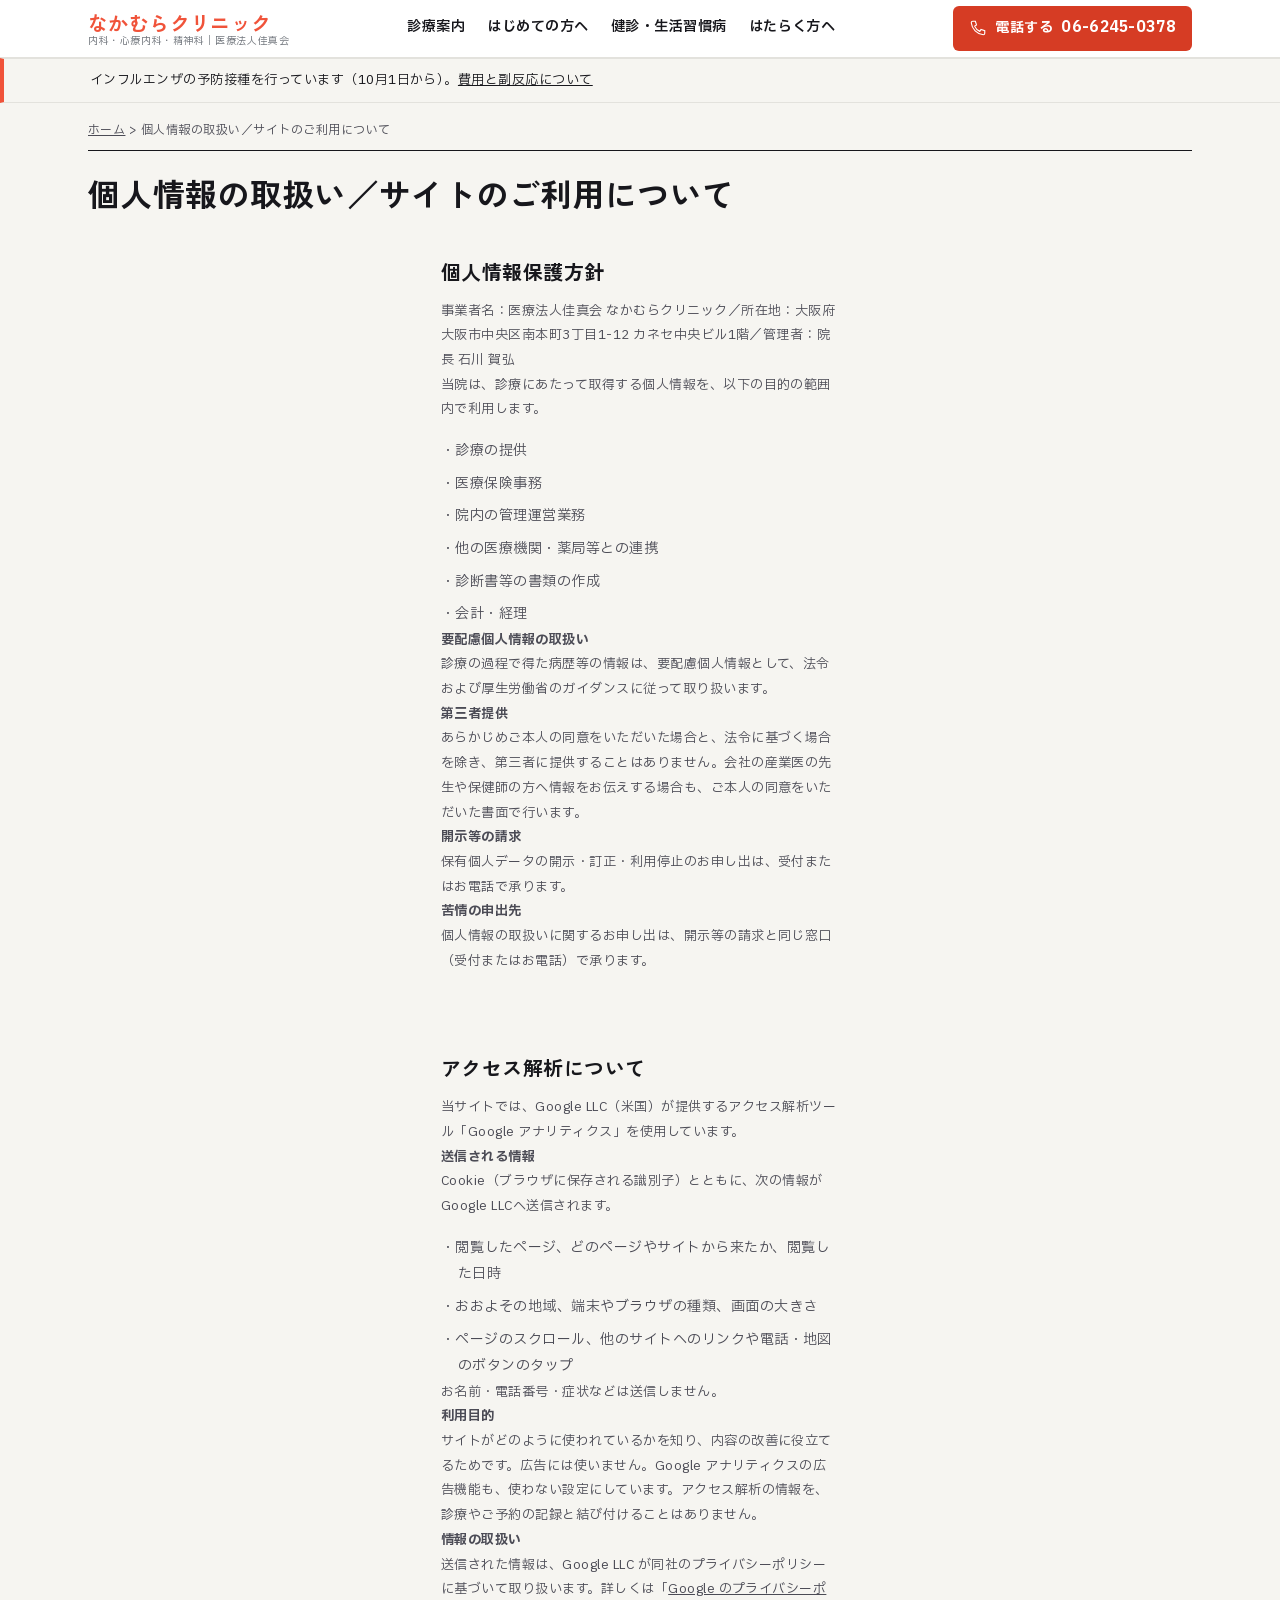
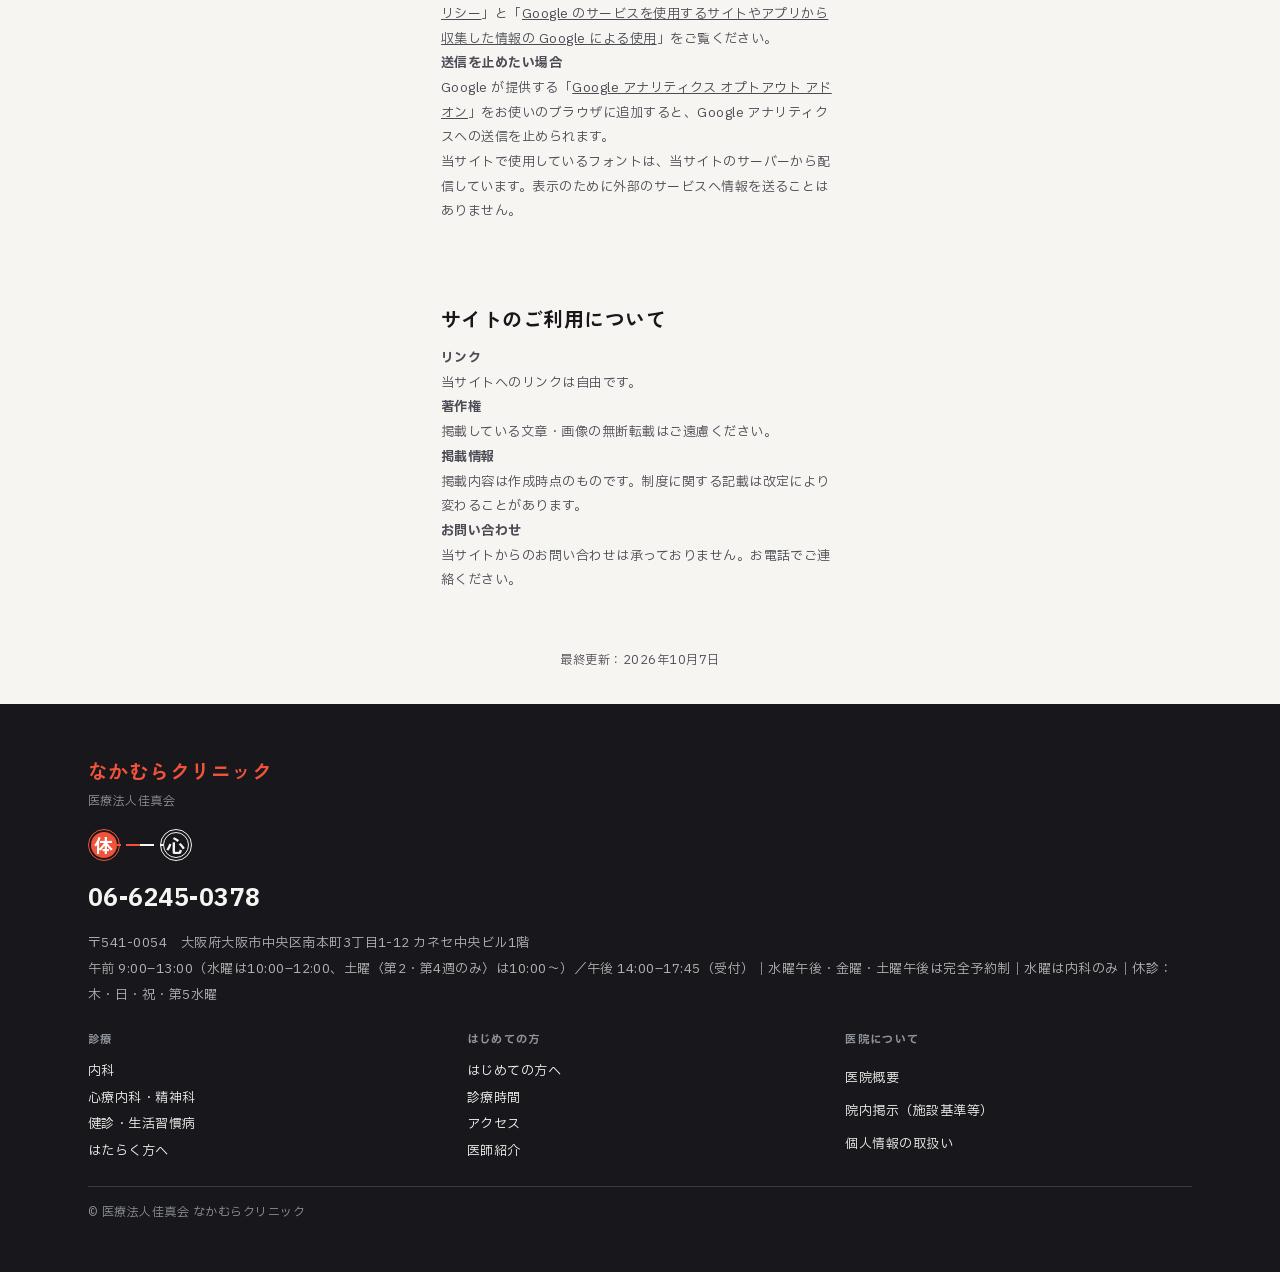
<file: privacy.html>
<!DOCTYPE html>
<html lang="ja">
<head>
<meta charset="UTF-8">
<script>document.documentElement.classList.add('js')</script>
<meta name="viewport" content="width=device-width, initial-scale=1.0">
<title>個人情報の取扱い／サイトのご利用について｜なかむらクリニック</title>
<meta name="description" content="なかむらクリニック（大阪市中央区南本町・本町駅徒歩3分）の個人情報保護方針、保有個人データの開示等の請求、アクセス解析の取扱い、サイトのご利用についてのご案内です。">
<meta name="robots" content="index,follow,max-image-preview:large">
<link rel="canonical" href="https://nakamura.n-clinics.jp/privacy.html">
<meta name="theme-color" content="#F0533A">
<link rel="icon" href="/favicon.svg" type="image/svg+xml">
<link rel="apple-touch-icon" href="/apple-touch-icon.png">
<meta property="og:type" content="website">
<meta property="og:site_name" content="なかむらクリニック">
<meta property="og:title" content="個人情報の取扱い／サイトのご利用について｜なかむらクリニック">
<meta property="og:description" content="なかむらクリニック（大阪市中央区南本町・本町駅徒歩3分）の個人情報保護方針、保有個人データの開示等の請求、アクセス解析の取扱い、サイトのご利用についてのご案内です。">
<meta property="og:url" content="https://nakamura.n-clinics.jp/privacy.html">
<meta property="og:image" content="https://nakamura.n-clinics.jp/photos/og.jpg">
<meta property="og:image:width" content="1200">
<meta property="og:image:height" content="630">
<meta property="og:image:alt" content="なかむらクリニックの入口。内科・心療内科・精神科／Osaka Metro 本町駅 徒歩3分">
<meta property="og:locale" content="ja_JP">
<meta name="twitter:card" content="summary_large_image">
<link rel="preload" href="/fonts/nk-display-700.woff2?v=b5c70b6851" as="font" type="font/woff2" crossorigin>
<link rel="preload" href="/fonts/nk-body-400.woff2?v=4f1824aeae" as="font" type="font/woff2" crossorigin>
<link rel="stylesheet" href="/styles.css">
<link rel="stylesheet" href="/pages.css">
<script type="application/ld+json">
{
  "@context": "https://schema.org",
  "@graph": [
    {
      "@type": "WebPage",
      "@id": "https://nakamura.n-clinics.jp/privacy.html#webpage",
      "name": "個人情報の取扱い／サイトのご利用について",
      "description": "なかむらクリニックの個人情報保護方針、アクセス解析について、サイトのご利用についてのご案内です。",
      "inLanguage": "ja",
      "lastReviewed": "2026-10-07",
      "isPartOf": { "@type": "WebSite", "@id": "https://nakamura.n-clinics.jp/#website", "url": "https://nakamura.n-clinics.jp/" },
      "url": "https://nakamura.n-clinics.jp/privacy.html",
      "publisher": { "@id": "https://nakamura.n-clinics.jp/#clinic" }
    },
    {
      "@type": "BreadcrumbList",
      "itemListElement": [
        { "@type": "ListItem", "position": 1, "name": "ホーム", "item": "https://nakamura.n-clinics.jp/" },
        { "@type": "ListItem", "position": 2, "name": "個人情報の取扱い／サイトのご利用について", "item": "https://nakamura.n-clinics.jp/privacy.html" }
      ]
    }
  ]
}
</script>
</head>
<body class="pg-doc-page pg-privacy">
<a class="skip" href="#top">本文へ</a>
<header>
  <div class="wrap bar">
    <a class="brand" href="/#top">
      <span class="name">なかむらクリニック</span>
      <span class="sub">内科・心療内科・精神科｜医療法人佳真会</span>
    </a>
    <a class="hdr-menu" href="#site-index"><span class="mn-o">メニュー</span><span class="mn-c">閉じる</span></a>
    <nav class="main" id="gnav" aria-label="メインメニュー">
      <a href="/#care">診療案内</a>
      <a href="/hajimete.html">はじめての方へ</a>
      <a href="/seikatsushukanbyo.html">健診・生活習慣病</a>
      <a href="/hataraku.html">はたらく方へ</a>
      <a class="gnav-u" href="/#hours">診療時間</a>
      <a class="gnav-u" href="/#docs">医師紹介</a>
      <a class="gnav-u" href="/#access">アクセス</a>
    </nav>
    <a class="hdr-call" href="tel:0662450378">
      <svg viewBox="0 0 24 24" fill="none" stroke-width="1.5" stroke-linecap="square" stroke-linejoin="miter" aria-hidden="true"><path d="M5 3h3.5l1.5 5-2.5 1.5a12.5 12.5 0 0 0 7 7L16 14l5 1.5V19a2 2 0 0 1-2 2A18 18 0 0 1 3 5a2 2 0 0 1 2-2Z"/></svg>
      <span class="lbl">電話する</span><span class="tel">06-6245-0378</span>
    </a>
  </div>
</header>

<main id="top" tabindex="-1">

  <!-- お知らせ帯（季節のご案内・臨時休診）。文言は1行、理由の説明は書かない。
       変更・削除は全ページ同時に行う（1ページだけ変えない）。
       自費（保険外）の診療名・費用・効果はこの帯に書かない。医療広告ガイドラインの
       限定解除要件（費用／主なリスク・副作用）は、サイト上に情報を記載していないと
       満たせず、「費用はお電話で」では代えられない（問い合わせ先の記載は別要件）。
       /shisetsu-kijun.html#hoken-gai に金額と主な副反応を掲載できたときに限り、
       診療名を出した文言に戻してよい。「在庫」など小売の語は使わない。 -->
  <div class="notice"><div class="wrap">インフルエンザの予防接種を行っています（10月1日から）。<a href="/hajimete.html#yobou">費用と副反応について</a></div></div>

  <div class="wrap">
    <p class="pg-crumb"><a href="/#top">ホーム</a> &gt; 個人情報の取扱い／サイトのご利用について</p>
    <div class="pg-doc-head">
      <h1>個人情報の取扱い／<span class="nowrap">サイトのご利用について</span></h1>
    </div>
  </div>

  <section id="privacy">
    <div class="wrap doc-col">
      <h2>個人情報保護方針</h2>
      <p>事業者名：医療法人佳真会 なかむらクリニック／所在地：大阪府大阪市中央区南本町3丁目1-12 カネセ中央ビル1階／管理者：院長 石川 賀弘</p>
      <p>当院は、診療にあたって取得する個人情報を、以下の目的の範囲内で利用します。</p>
      <ul class="pg-doc-notes">
        <li>診療の提供</li>
        <li>医療保険事務</li>
        <li>院内の管理運営業務</li>
        <li>他の医療機関・薬局等との連携</li>
        <li>診断書等の書類の作成</li>
        <li>会計・経理</li>
      </ul>
      <p><b>要配慮個人情報の取扱い</b><br>診療の過程で得た病歴等の情報は、要配慮個人情報として、法令および厚生労働省のガイダンスに従って取り扱います。</p>
      <p><b>第三者提供</b><br>あらかじめご本人の同意をいただいた場合と、法令に基づく場合を除き、第三者に提供することはありません。会社の産業医の先生や保健師の方へ情報をお伝えする場合も、ご本人の同意をいただいた書面で行います。</p>
      <p><b>開示等の請求</b><br>保有個人データの開示・訂正・利用停止のお申し出は、受付またはお電話で承ります。</p>
      <p><b>苦情の申出先</b><br>個人情報の取扱いに関するお申し出は、開示等の請求と同じ窓口（受付またはお電話）で承ります。</p>
    </div>
  </section>

  <section id="access-log">
    <div class="wrap doc-col">
      <h2>アクセス解析について</h2>
      <p>当サイトでは、Google LLC（米国）が提供するアクセス解析ツール「Google アナリティクス」を使用しています。</p>
      <p><b>送信される情報</b><br>Cookie（ブラウザに保存される識別子）とともに、次の情報がGoogle LLCへ送信されます。</p>
      <ul class="pg-doc-notes">
        <li>閲覧したページ、どのページやサイトから来たか、閲覧した日時</li>
        <li>おおよその地域、端末やブラウザの種類、画面の大きさ</li>
        <li>ページのスクロール、他のサイトへのリンクや電話・地図のボタンのタップ</li>
      </ul>
      <p>お名前・電話番号・症状などは送信しません。</p>
      <p><b>利用目的</b><br>サイトがどのように使われているかを知り、内容の改善に役立てるためです。広告には使いません。Google アナリティクスの広告機能も、使わない設定にしています。アクセス解析の情報を、診療やご予約の記録と結び付けることはありません。</p>
      <p><b>情報の取扱い</b><br>送信された情報は、Google LLC が同社のプライバシーポリシーに基づいて取り扱います。詳しくは「<a href="https://policies.google.com/privacy?hl=ja" target="_blank" rel="noopener">Google のプライバシーポリシー</a>」と「<a href="https://policies.google.com/technologies/partner-sites?hl=ja" target="_blank" rel="noopener">Google のサービスを使用するサイトやアプリから収集した情報の Google による使用</a>」をご覧ください。</p>
      <p><b>送信を止めたい場合</b><br>Google が提供する「<a href="https://tools.google.com/dlpage/gaoptout?hl=ja" target="_blank" rel="noopener">Google アナリティクス オプトアウト アドオン</a>」をお使いのブラウザに追加すると、Google アナリティクスへの送信を止められます。</p>
      <p>当サイトで使用しているフォントは、当サイトのサーバーから配信しています。表示のために外部のサービスへ情報を送ることはありません。</p>
    </div>
  </section>

  <section id="riyou">
    <div class="wrap doc-col">
      <h2>サイトのご利用について</h2>
      <p><b>リンク</b><br>当サイトへのリンクは自由です。</p>
      <p><b>著作権</b><br>掲載している文章・画像の無断転載はご遠慮ください。</p>
      <p><b>掲載情報</b><br>掲載内容は作成時点のものです。制度に関する記載は改定により変わることがあります。</p>
      <p><b>お問い合わせ</b><br>当サイトからのお問い合わせは承っておりません。お電話でご連絡ください。</p>
    </div>
  </section>

  <p class="pg-updated wrap">最終更新：2026年10月7日</p>

</main>

<footer>
  <div class="wrap">
    <div class="foot-name">なかむらクリニック</div>
    <div class="foot-corp">医療法人佳真会</div>
    <div class="foot-roundels" aria-hidden="true">
      <span class="roundel r-nai">体</span>
      <span class="roundel-link"></span>
      <span class="roundel r-shin">心</span>
    </div>
    <a class="foot-tel" href="tel:0662450378">06-6245-0378</a>
    <p class="foot-meta">〒541-0054　大阪府大阪市中央区南本町3丁目1-12 カネセ中央ビル1階<br>午前 9:00–13:00（水曜は10:00–12:00、土曜〈第2・第4週のみ〉は10:00〜）／午後 14:00–17:45（受付）｜水曜午後・金曜・土曜午後は完全予約制｜水曜は内科のみ｜休診：木・日・祝・第5水曜</p>
    <nav class="foot-groups" id="site-index" aria-label="サイト内リンク">
      <div class="fg"><p class="fg-t">診療</p><a href="/#naika">内科</a><a href="/#seishinka">心療内科・精神科</a><a href="/seikatsushukanbyo.html">健診・生活習慣病</a><a href="/hataraku.html">はたらく方へ</a></div>
      <div class="fg"><p class="fg-t">はじめての方</p><a href="/hajimete.html">はじめての方へ</a><a href="/#hours">診療時間</a><a href="/#access">アクセス</a><a href="/#docs">医師紹介</a></div>
      <div class="fg"><p class="fg-t">医院について</p><a href="/#access">医院概要</a><a href="/shisetsu-kijun.html">院内掲示（施設基準等）</a><a href="/privacy.html">個人情報の取扱い</a></div>
    </nav>
    <div class="foot-copy">© 医療法人佳真会 なかむらクリニック</div>
  </div>
</footer>

<div class="mbar" id="mbar">
  <a class="m-map" href="https://www.google.com/maps/search/?api=1&query=%E5%A4%A7%E9%98%AA%E5%BA%9C%E5%A4%A7%E9%98%AA%E5%B8%82%E4%B8%AD%E5%A4%AE%E5%8C%BA%E5%8D%97%E6%9C%AC%E7%94%BA3%E4%B8%81%E7%9B%AE1-12%20%E3%82%AB%E3%83%8D%E3%82%BB%E4%B8%AD%E5%A4%AE%E3%83%93%E3%83%AB" target="_blank" rel="noopener">
    <span class="mrow"><svg viewBox="0 0 24 24" fill="none" stroke-width="1.5" stroke-linecap="square" stroke-linejoin="miter" aria-hidden="true"><path d="M12 21s-7-5.5-7-11a7 7 0 0 1 14 0c0 5.5-7 11-7 11Z"/><circle cx="12" cy="10" r="2.5"/></svg>地図</span>
  </a>
  <a class="m-call" href="tel:0662450378">
    <svg viewBox="0 0 24 24" fill="none" stroke-width="1.5" stroke-linecap="square" stroke-linejoin="miter" aria-hidden="true"><path d="M5 3h3.5l1.5 5-2.5 1.5a12.5 12.5 0 0 0 7 7L16 14l5 1.5V19a2 2 0 0 1-2 2A18 18 0 0 1 3 5a2 2 0 0 1 2-2Z"/></svg>
    <span>電話する</span><span class="tel">06-6245-0378</span>
  </a>
</div>

<script src="/site.js" defer></script>
</body>
</html>
</file>
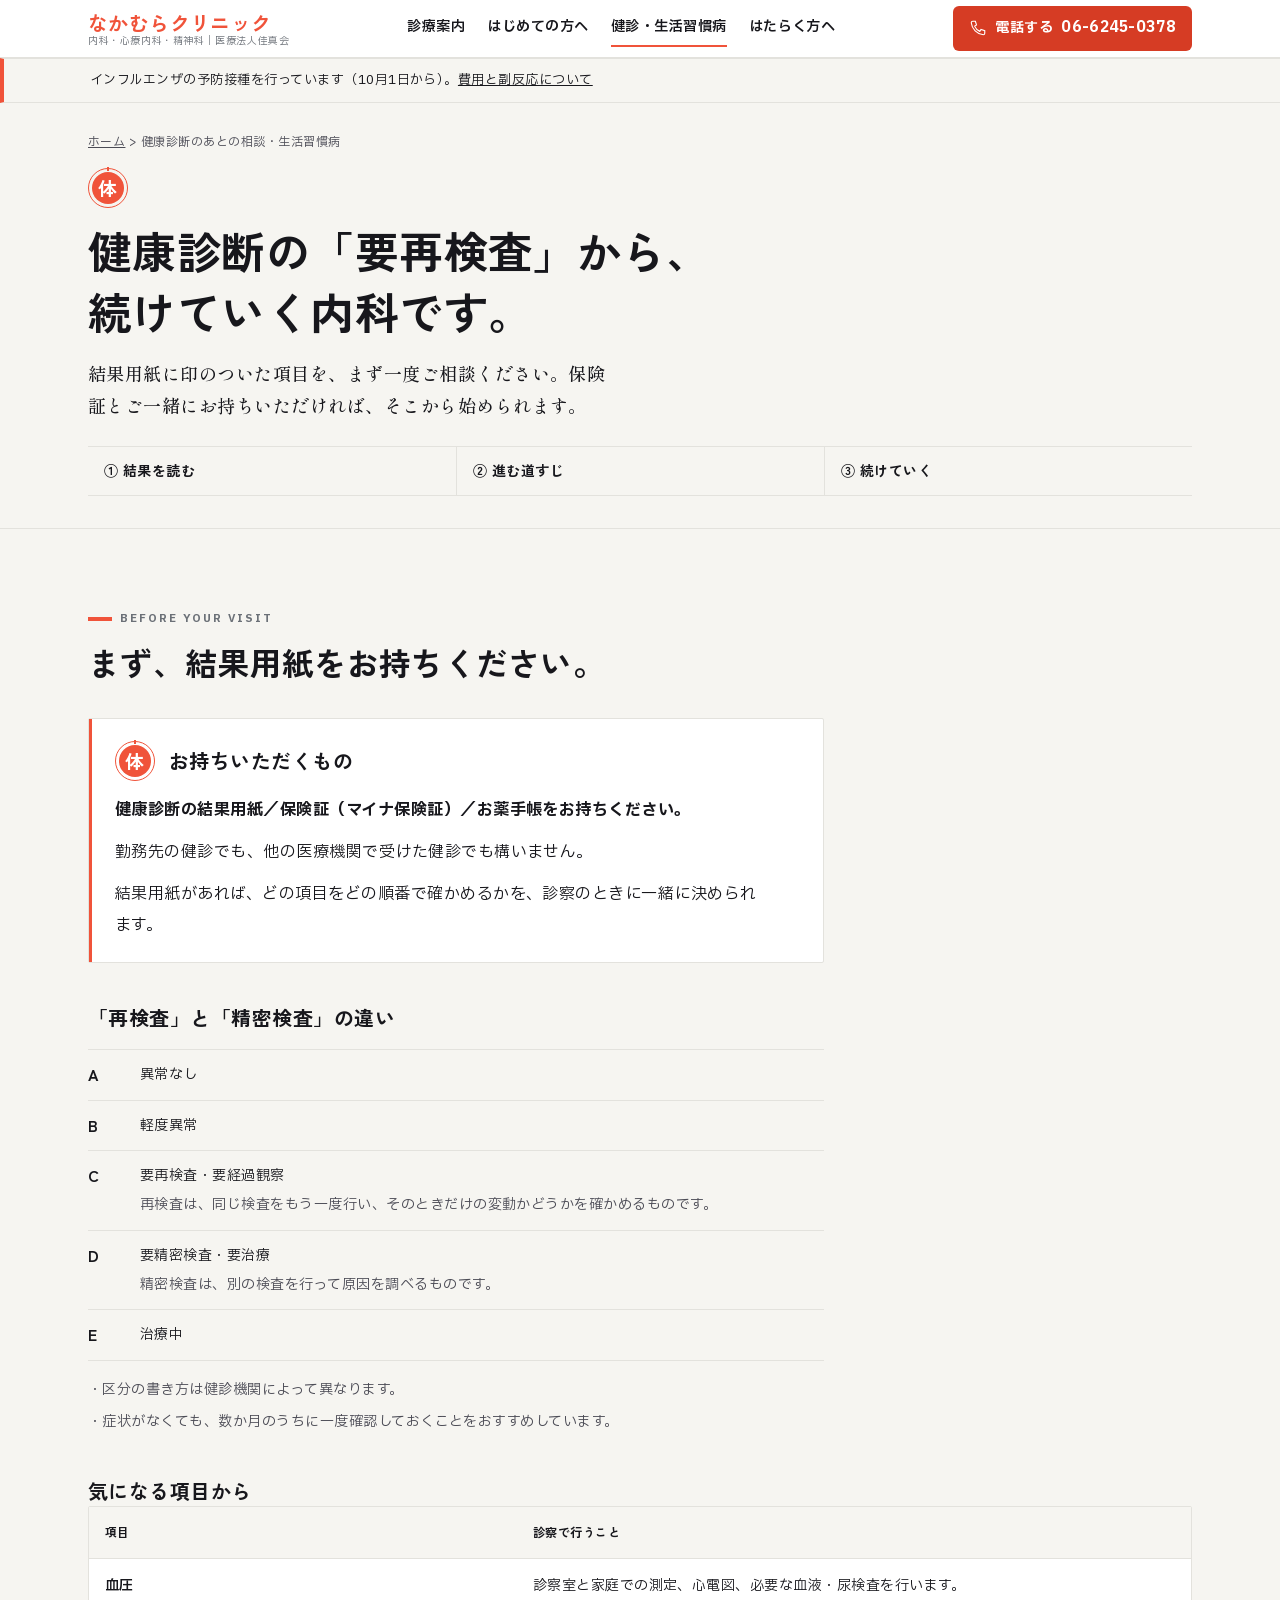
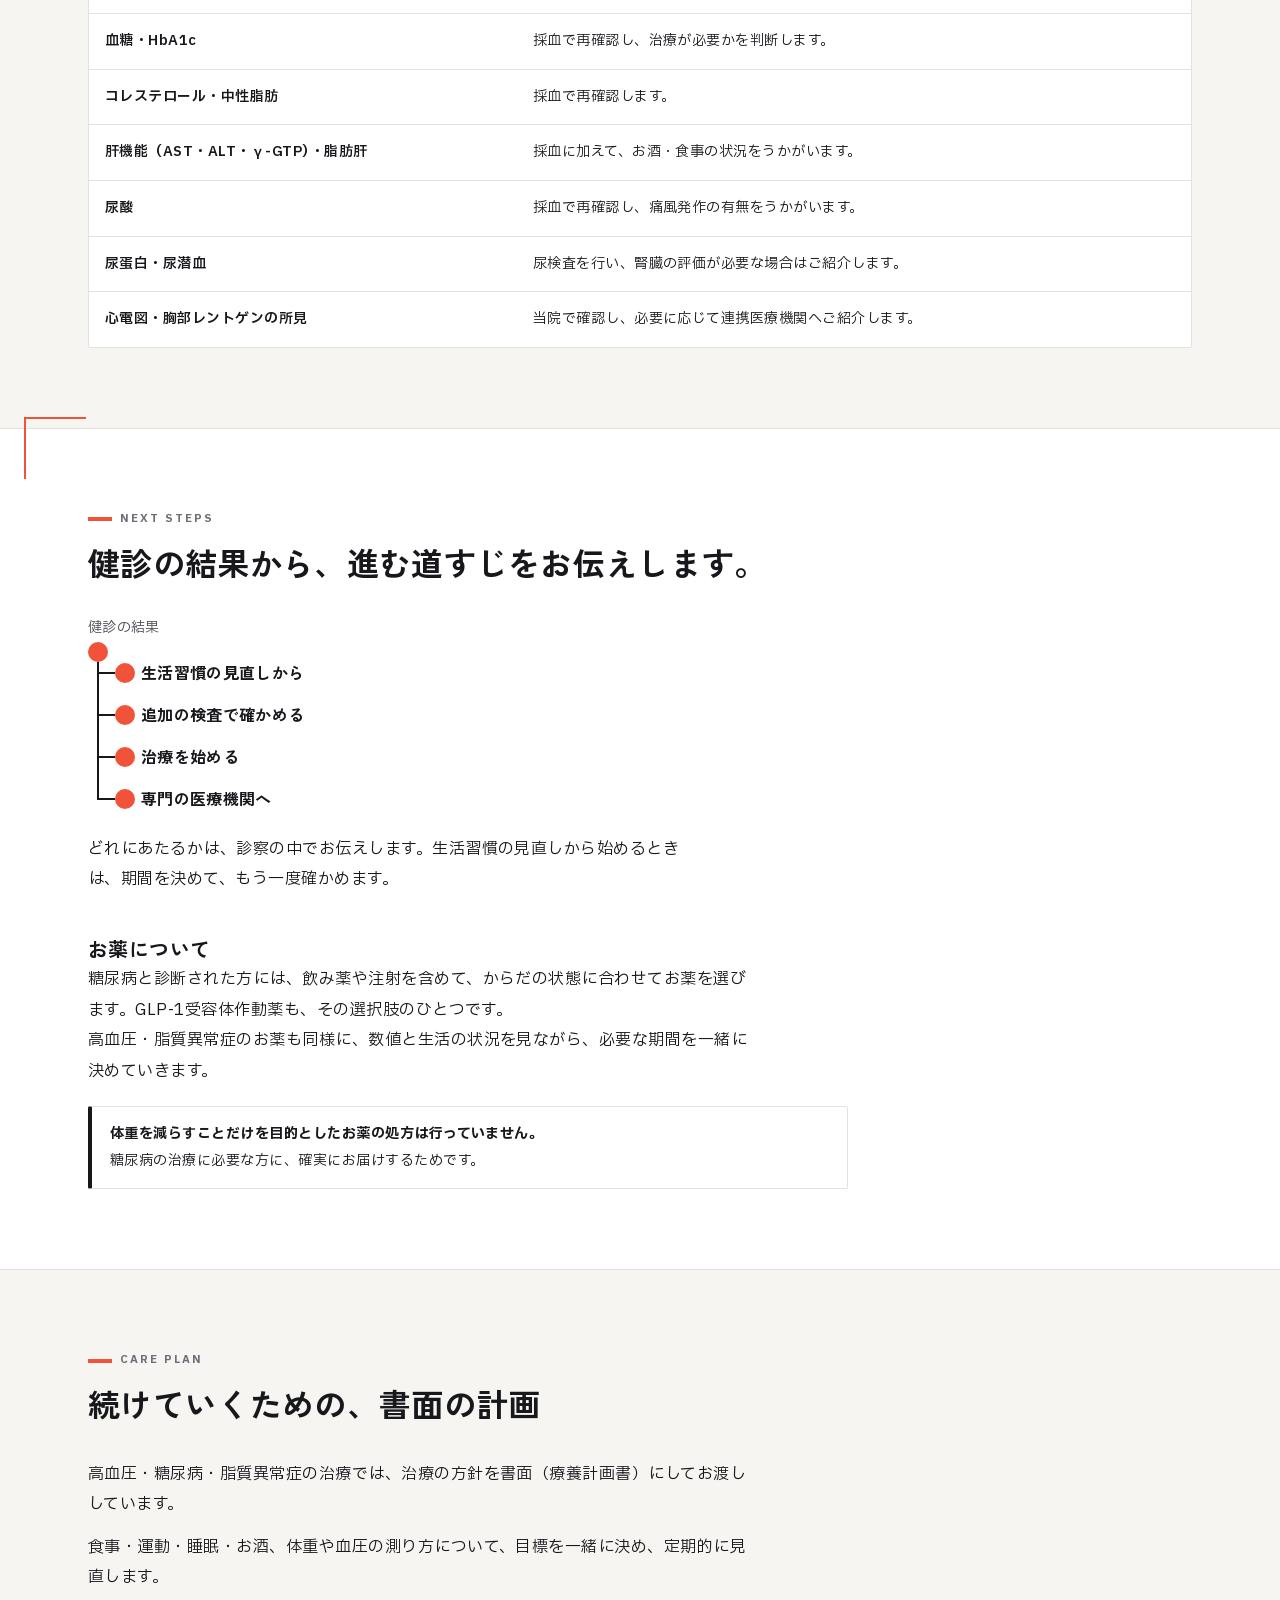
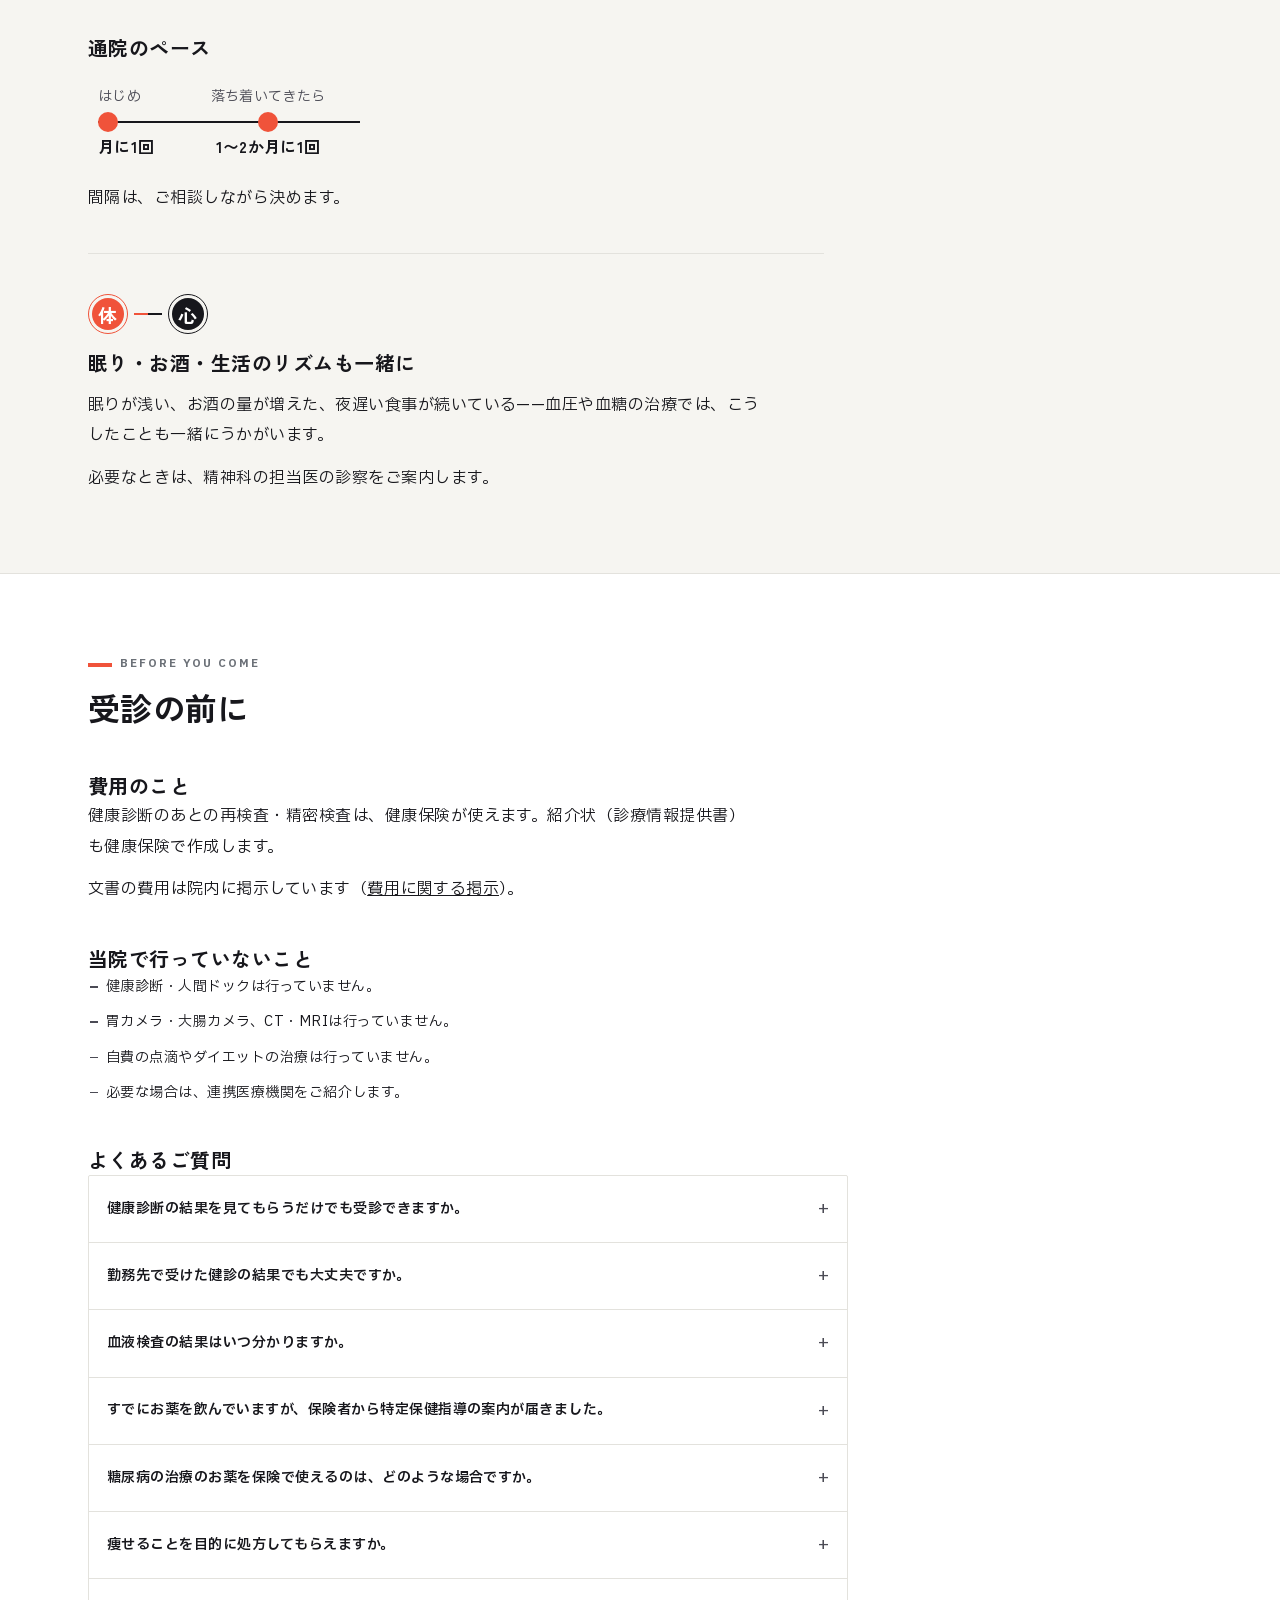
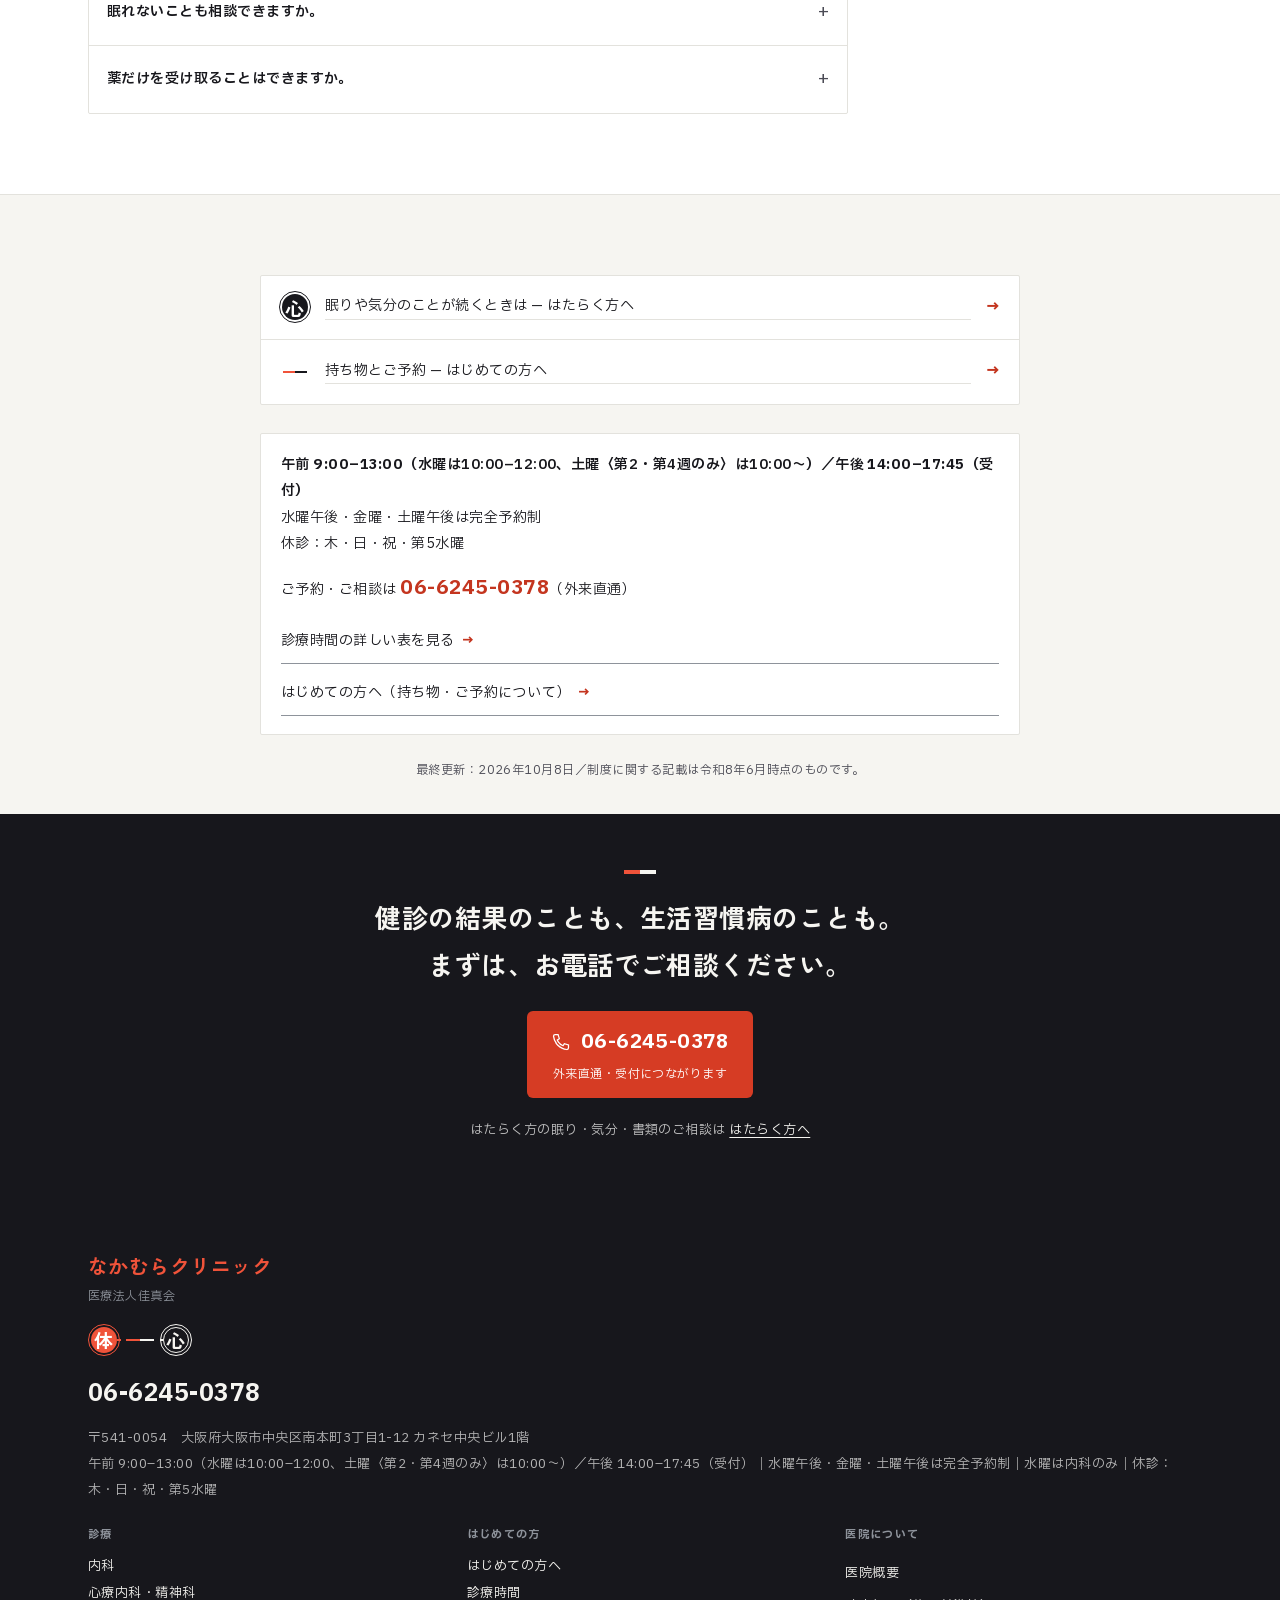
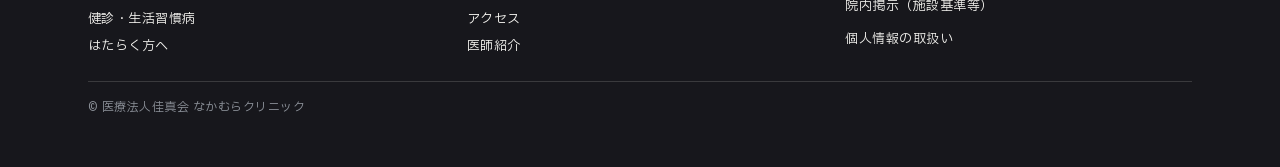
<file: seikatsushukanbyo.html>
<!DOCTYPE html>
<html lang="ja">
<head>
<meta charset="UTF-8">
<script>document.documentElement.classList.add('js')</script>
<meta name="viewport" content="width=device-width, initial-scale=1.0">
<title>健診の要再検査・生活習慣病｜大阪・本町の内科｜なかむらクリニック</title>
<meta name="description" content="本町駅徒歩3分。健康診断の「要再検査」「要精密検査」のご相談から、高血圧・糖尿病・脂質異常症の生活習慣病の継続治療まで。結果用紙と保険証をお持ちいただければ、次に何をすべきか診察でご説明します。予約なしでも受付しています（一部予約制）。">
<meta name="robots" content="index,follow,max-image-preview:large">
<link rel="canonical" href="https://nakamura.n-clinics.jp/seikatsushukanbyo.html">
<meta name="theme-color" content="#F0533A">
<link rel="icon" href="/favicon.svg" type="image/svg+xml">
<link rel="apple-touch-icon" href="/apple-touch-icon.png">
<meta property="og:type" content="website">
<meta property="og:site_name" content="なかむらクリニック">
<meta property="og:title" content="健診の要再検査・生活習慣病｜大阪・本町の内科｜なかむらクリニック">
<meta property="og:description" content="健康診断の「要再検査」「要精密検査」のご相談から、生活習慣病の継続治療まで。結果用紙をお持ちください。本町駅徒歩3分。">
<meta property="og:url" content="https://nakamura.n-clinics.jp/seikatsushukanbyo.html">
<meta property="og:image" content="https://nakamura.n-clinics.jp/photos/og.jpg">
<meta property="og:image:width" content="1200">
<meta property="og:image:height" content="630">
<meta property="og:image:alt" content="なかむらクリニックの入口。内科・心療内科・精神科／Osaka Metro 本町駅 徒歩3分">
<meta property="og:locale" content="ja_JP">
<meta name="twitter:card" content="summary_large_image">
<link rel="preload" href="/fonts/nk-display-700.woff2?v=b5c70b6851" as="font" type="font/woff2" crossorigin>
<link rel="preload" href="/fonts/nk-body-400.woff2?v=4f1824aeae" as="font" type="font/woff2" crossorigin>
<link rel="stylesheet" href="/styles.css">
<link rel="stylesheet" href="/pages.css">
<!-- 表・モバイル一覧・フッター要約・JSON-LD は同じコミットで直す。 -->
<script type="application/ld+json">
{
  "@context": "https://schema.org",
  "@graph": [
    {
      "@type": "MedicalWebPage",
      "@id": "https://nakamura.n-clinics.jp/seikatsushukanbyo.html#webpage",
      "name": "健康診断のあとの相談・生活習慣病の継続治療",
      "description": "健康診断の要再検査・要精密検査のご相談と、高血圧・糖尿病・脂質異常症の生活習慣病を書面の療養計画とともに継続して診ていく内科のご案内です。",
      "inLanguage": "ja",
      "lastReviewed": "2026-10-08",
      "about": [
        {
          "@type": "MedicalCondition",
          "name": "高血圧症"
        },
        {
          "@type": "MedicalCondition",
          "name": "2型糖尿病"
        },
        {
          "@type": "MedicalCondition",
          "name": "脂質異常症"
        }
      ],
      "audience": {
        "@type": "Patient"
      },
      "isPartOf": { "@type": "WebSite", "@id": "https://nakamura.n-clinics.jp/#website", "url": "https://nakamura.n-clinics.jp/" },
      "url": "https://nakamura.n-clinics.jp/seikatsushukanbyo.html",
      "publisher": {
        "@id": "https://nakamura.n-clinics.jp/#clinic"
      }
    },
    {
      "@type": "BreadcrumbList",
      "itemListElement": [
        {
          "@type": "ListItem",
          "position": 1,
          "name": "ホーム",
          "item": "https://nakamura.n-clinics.jp/"
        },
        {
          "@type": "ListItem",
          "position": 2,
          "name": "健康診断のあとの相談・生活習慣病",
          "item": "https://nakamura.n-clinics.jp/seikatsushukanbyo.html"
        }
      ]
    },
    {
      "@type": "FAQPage",
      "mainEntity": [
        {
          "@type": "Question",
          "name": "健康診断の結果を見てもらうだけでも受診できますか。",
          "acceptedAnswer": {
            "@type": "Answer",
            "text": "はい。結果用紙と保険証をお持ちください。診察のうえ、必要な検査や治療をご提案します。"
          }
        },
        {
          "@type": "Question",
          "name": "勤務先で受けた健診の結果でも大丈夫ですか。",
          "acceptedAnswer": {
            "@type": "Answer",
            "text": "はい。他の医療機関で受けた健診の結果でも構いません。"
          }
        },
        {
          "@type": "Question",
          "name": "血液検査の結果はいつ分かりますか。",
          "acceptedAnswer": {
            "@type": "Answer",
            "text": "採血の結果は、3〜7日ほどでお伝えします（目安です）。尿検査・心電図・胸部X線は、原則として受診の日に結果をご説明します。"
          }
        },
        {
          "@type": "Question",
          "name": "すでにお薬を飲んでいますが、保険者から特定保健指導の案内が届きました。",
          "acceptedAnswer": {
            "@type": "Answer",
            "text": "高血圧・糖尿病・脂質異常症のお薬を飲んでいる方は、保険者が行う特定保健指導の対象外となります。案内の内容についてはご加入の健康保険にご確認ください。"
          }
        },
        {
          "@type": "Question",
          "name": "糖尿病の治療のお薬を保険で使えるのは、どのような場合ですか。",
          "acceptedAnswer": {
            "@type": "Answer",
            "text": "診察と検査のうえで糖尿病と診断された方が対象です。お薬の種類は、からだの状態や合併症の有無に合わせて医師が選びます。"
          }
        },
        {
          "@type": "Question",
          "name": "痩せることを目的に処方してもらえますか。",
          "acceptedAnswer": {
            "@type": "Answer",
            "text": "体重を減らすことだけを目的としたお薬の処方は行っていません。糖尿病の治療に必要な方に、確実にお届けするためです。体重のことが気になる方は、生活習慣の見直しや、必要に応じた検査からご相談ください。"
          }
        },
        {
          "@type": "Question",
          "name": "眠れないことも相談できますか。",
          "acceptedAnswer": {
            "@type": "Answer",
            "text": "内科の診察でも伺います。精神科の診察が必要なときは、院内の担当医にご案内します。眠りや気分のご相談は、はたらく方へ"
          }
        },
        {
          "@type": "Question",
          "name": "薬だけを受け取ることはできますか。",
          "acceptedAnswer": {
            "@type": "Answer",
            "text": "診察のうえでの処方となります。状態が落ち着いている方には、長めの処方についてご相談いただけます。"
          }
        }
      ]
    }
  ]
}
</script>
</head>
<body class="pg-seikatsu">
<a class="skip" href="#top">本文へ</a>
<header>
  <div class="wrap bar">
    <a class="brand" href="/#top">
      <span class="name">なかむらクリニック</span>
      <span class="sub">内科・心療内科・精神科｜医療法人佳真会</span>
    </a>
    <a class="hdr-menu" href="#site-index"><span class="mn-o">メニュー</span><span class="mn-c">閉じる</span></a>
    <nav class="main" id="gnav" aria-label="メインメニュー">
      <a href="/#care">診療案内</a>
      <a href="/hajimete.html">はじめての方へ</a>
      <a href="/seikatsushukanbyo.html" aria-current="page">健診・生活習慣病</a>
      <a href="/hataraku.html">はたらく方へ</a>
      <a class="gnav-u" href="/#hours">診療時間</a>
      <a class="gnav-u" href="/#docs">医師紹介</a>
      <a class="gnav-u" href="/#access">アクセス</a>
    </nav>
    <a class="hdr-call" href="tel:0662450378">
      <svg viewBox="0 0 24 24" fill="none" stroke-width="1.5" stroke-linecap="square" stroke-linejoin="miter" aria-hidden="true"><path d="M5 3h3.5l1.5 5-2.5 1.5a12.5 12.5 0 0 0 7 7L16 14l5 1.5V19a2 2 0 0 1-2 2A18 18 0 0 1 3 5a2 2 0 0 1 2-2Z"/></svg>
      <span class="lbl">電話する</span><span class="tel">06-6245-0378</span>
    </a>
  </div>
</header>

<main id="top" tabindex="-1">


  <!-- お知らせ帯（季節のご案内・臨時休診）。文言は1行、理由の説明は書かない。
       変更・削除は全ページ同時に行う（1ページだけ変えない）。
       自費（保険外）の診療名・費用・効果はこの帯に書かない。医療広告ガイドラインの
       限定解除要件（費用／主なリスク・副作用）は、サイト上に情報を記載していないと
       満たせず、「費用はお電話で」では代えられない（問い合わせ先の記載は別要件）。
       /shisetsu-kijun.html#hoken-gai に金額と主な副反応を掲載できたときに限り、
       診療名を出した文言に戻してよい。「在庫」など小売の語は使わない。 -->
  <div class="notice"><div class="wrap">インフルエンザの予防接種を行っています（10月1日から）。<a href="/hajimete.html#yobou">費用と副反応について</a></div></div>

  <!-- PLATE -->
  <section class="pg-plate c-nai">
    <div class="wrap">
      <p class="pg-crumb"><a href="/#top">ホーム</a> &gt; 健康診断のあとの相談・生活習慣病</p>
      <span class="care-glyph" aria-hidden="true">体</span>
      <h1>健康診断の<span class="nowrap">「要再検査」から、</span><br class="pg-br-d"><span class="nowrap">続けていく内科です。</span></h1>
      <p class="pg-lead">結果用紙に印のついた項目を、まず一度ご相談ください。保険証とご一緒にお持ちいただければ、そこから始められます。</p>
      <ol class="pg-acts">
        <li><a href="#kenshin">① 結果を読む</a></li>
        <li><a href="#michisuji">② 進む道すじ</a></li>
        <li><a href="#keikaku">③ 続けていく</a></li>
      </ol>
    </div>
  </section>

  <!-- CH.1 — まず、結果用紙をお持ちください -->
  <section class="pg-sec" id="kenshin">
    <div class="wrap">
      <div class="sec-head" data-reveal>
        <div class="kicker"><span lang="en">Before Your Visit</span></div>
        <h2 class="sec-title">まず、結果用紙をお持ちください。</h2>
      </div>
      <article class="care-card c-nai" data-reveal>
        <div class="care-head"><span class="care-glyph" aria-hidden="true">体</span><h3>お持ちいただくもの</h3></div>
        <p class="pg-body"><b>健康診断の結果用紙／保険証（マイナ保険証）／お薬手帳をお持ちください。</b></p>
        <p class="pg-body">勤務先の健診でも、他の医療機関で受けた健診でも構いません。</p>
        <p class="pg-body">結果用紙があれば、どの項目をどの順番で確かめるかを、診察のときに一緒に決められます。</p>
      </article>

      <h3 class="pg-sub">「再検査」と「精密検査」の違い</h3>
      <!-- D3 — 区分のものさし。表ではなく定義リスト：外枠なし・thead なし・min-width なし・
           639px の縦積みハックなし。320px でも 1440px でも同じ形に組まれ、横スクロールしない。
           C と D の2行目は、上にあった2つの段落をそのまま移したもの（新しい文ではない）。
           C・D を色や印で強調しない——「あなたはここ」はこのページには言えない。 -->
      <dl class="pg-scale" data-reveal>
        <div class="ps-row"><dt class="ps-k">A</dt><dd class="ps-v">異常なし</dd></div>
        <div class="ps-row"><dt class="ps-k">B</dt><dd class="ps-v">軽度異常</dd></div>
        <div class="ps-row"><dt class="ps-k">C</dt><dd class="ps-v">要再検査・要経過観察<span class="ps-def">再検査は、同じ検査をもう一度行い、そのときだけの変動かどうかを確かめるものです。</span></dd></div>
        <div class="ps-row"><dt class="ps-k">D</dt><dd class="ps-v">要精密検査・要治療<span class="ps-def">精密検査は、別の検査を行って原因を調べるものです。</span></dd></div>
        <div class="ps-row"><dt class="ps-k">E</dt><dd class="ps-v">治療中</dd></div>
      </dl>
      <ul class="pg-doc-notes">
        <li>区分の書き方は健診機関によって異なります。</li>
        <li>症状がなくても、数か月のうちに一度確認しておくことをおすすめしています。</li>
      </ul>

      <h3 class="pg-sub" id="komoku">気になる項目から</h3>
      <div class="pg-doc-table-wrap" data-reveal>
        <table class="pg-doc-table">
          <thead><tr><th>項目</th><th>診察で行うこと</th></tr></thead>
          <tbody>
            <tr><td data-l="項目">血圧</td><td data-l="診察で行うこと">診察室と家庭での測定、心電図、必要な血液・尿検査を行います。</td></tr>
            <tr><td data-l="項目">血糖・HbA1c</td><td data-l="診察で行うこと">採血で再確認し、治療が必要かを判断します。</td></tr>
            <tr><td data-l="項目">コレステロール・中性脂肪</td><td data-l="診察で行うこと">採血で再確認します。</td></tr>
            <tr><td data-l="項目">肝機能（AST・ALT・γ-GTP）・脂肪肝</td><td data-l="診察で行うこと">採血に加えて、お酒・食事の状況をうかがいます。</td></tr>
            <tr><td data-l="項目">尿酸</td><td data-l="診察で行うこと">採血で再確認し、痛風発作の有無をうかがいます。</td></tr>
            <tr><td data-l="項目">尿蛋白・尿潜血</td><td data-l="診察で行うこと">尿検査を行い、腎臓の評価が必要な場合はご紹介します。</td></tr>
            <tr><td data-l="項目">心電図・胸部レントゲンの所見</td><td data-l="診察で行うこと">当院で確認し、必要に応じて連携医療機関へご紹介します。</td></tr>
          </tbody>
        </table>
      </div>
    </div>
  </section>

  <!-- CH.2 — 健診の結果から、進む道すじをお伝えします。
       2026-09-24：3つのセクション（見出しだけの帯／図の帯／本文の帯）を1つに統合した。
       この章そのものが .pg-band（カード地）。ページ内の .pg-band は1つ、朱の角印も1つ。
       4分岐の路線図（.rt）と凡例（.route-legend）は退役。行き先の名前は図の中にある。
       角印は .pg-band::before（top:-12px;left:24px）のまま——パネル基準の装飾で、
       本文の列にはわざと揃えない（.band::before と同じ）。 -->
  <section class="pg-sec pg-band pg-band--chapter c-nai" id="michisuji">
    <div class="wrap">
      <div class="sec-head" data-reveal>
        <div class="kicker"><span lang="en">Next Steps</span></div>
        <h2 class="sec-title">健診の結果から、<span class="nowrap">進む道すじを</span>お伝えします。</h2>
      </div>

      <!-- D1 — 行き先案内板。viewBox 幅 272 ＝ 320px 端末の本文幅（.wrap padding 24px×2）。
           .pg-fig--board が max-width:272px と aspect-ratio を固定するので 1ユーザー単位＝1CSSpx。
           凡例なし・丸数字なし・ディスクの中に文字なし・ディスクは4つとも朱。
           <svg> は下の <p class="pg-body"> の直前の兄弟であること（.pg-fig + .pg-body で間隔を取る）。 -->
      <svg class="pg-fig pg-fig--board" viewBox="0 0 272 196" role="img" data-reveal-mark aria-label="健診の結果から進む道すじは4通りです。生活習慣の見直しから、追加の検査で確かめる、治療を始める、専門の医療機関へ。">
        <text class="fig-lbl" x="0" y="14">健診の結果</text>
        <circle cx="10" cy="34" r="10" fill="#F0533A"/>
        <rect class="mb-spine" x="9" y="44" width="2" height="137" fill="#17171C"/>
        <rect class="leg mb-tick" x="9" y="54" width="18" height="2" fill="#17171C"/>
        <rect class="leg mb-tick" x="9" y="96" width="18" height="2" fill="#17171C"/>
        <rect class="leg mb-tick" x="9" y="138" width="18" height="2" fill="#17171C"/>
        <rect class="leg mb-tick" x="9" y="180" width="18" height="2" fill="#17171C"/>
        <circle cx="37" cy="55" r="10" fill="#F0533A"/>
        <circle cx="37" cy="97" r="10" fill="#F0533A"/>
        <circle cx="37" cy="139" r="10" fill="#F0533A"/>
        <circle cx="37" cy="181" r="10" fill="#F0533A"/>
        <text class="fig-val" x="53" y="55" dy=".35em">生活習慣の見直しから</text>
        <text class="fig-val" x="53" y="97" dy=".35em">追加の検査で確かめる</text>
        <text class="fig-val" x="53" y="139" dy=".35em">治療を始める</text>
        <text class="fig-val" x="53" y="181" dy=".35em">専門の医療機関へ</text>
      </svg>

      <p class="pg-body">どれにあたるかは、診察の中でお伝えします。生活習慣の見直しから始めるときは、期間を決めて、もう一度確かめます。</p>

      <h3 class="pg-sub" id="kusuri">お薬について</h3>
      <div class="pg-body">
        <p>糖尿病と診断された方には、飲み薬や注射を含めて、からだの状態に合わせてお薬を選びます。GLP-1受容体作動薬も、その選択肢のひとつです。</p>
        <p>高血圧・脂質異常症のお薬も同様に、数値と生活の状況を見ながら、必要な期間を一緒に決めていきます。</p>
      </div>
      <div class="pg-policy">
        <p><b>体重を減らすことだけを目的としたお薬の処方は行っていません。</b><br>糖尿病の治療に必要な方に、確実にお届けするためです。</p>
      </div>
    </div>
  </section>

  <!-- CH.3 — 続けていくための、書面の計画 -->
  <section class="pg-sec" id="keikaku">
    <div class="wrap">
      <div class="sec-head" data-reveal>
        <div class="kicker"><span lang="en">Care Plan</span></div>
        <h2 class="sec-title">続けていくための、書面の計画</h2>
      </div>
      <!-- 章の見出しが既に「書面の計画」と言っているので、その定義2文に枠は要らない。 -->
      <p class="pg-body">高血圧・糖尿病・脂質異常症の治療では、治療の方針を書面（療養計画書）にしてお渡ししています。</p>
      <p class="pg-body">食事・運動・睡眠・お酒、体重や血圧の測り方について、目標を一緒に決め、定期的に見直します。</p>

      <h3 class="pg-sub">通院のペース</h3>
      <!-- D2 — 通院のペースのタイムライン。2つの間隔（月に1回／1〜2か月に1回）は図に移した。
           下の一文に数字は戻さない。軸は右端まで続き矢印で止めない——それが「続けていく」。
           この h3 に id は付けない（#tsuin は存在しないし、追加もしない）。 -->
      <svg class="pg-fig pg-fig--pace" viewBox="0 0 272 84" role="img" data-reveal-mark aria-label="通院のペースは、はじめは月に1回程度、状態が落ち着いてきたら1〜2か月に1回を目安にします。">
        <rect class="leg" x="10" y="42" width="262" height="2" fill="#17171C"/>
        <circle cx="20" cy="43" r="10" fill="#F0533A"/>
        <circle cx="180" cy="43" r="10" fill="#F0533A"/>
        <text class="fig-lbl" x="10" y="22">はじめ</text>
        <text class="fig-lbl" x="180" y="22" text-anchor="middle">落ち着いてきたら</text>
        <text class="fig-val" x="10" y="74">月に1回</text>
        <text class="fig-val" x="180" y="74" text-anchor="middle">1〜2か月に1回</text>
      </svg>
      <p class="pg-body">間隔は、ご相談しながら決めます。</p>

      <!-- D4 — ヒンジ。カードなし・地色なし・緑なし・.safety-line なし・2つめの .pg-band なし。
           体 と 心 は同じ 40px（従来は 40px の体に 32px の .pg-mini-glyph の心が並んでいた——
           これも「文字の大きさが揃っていない」の一因）。.c-nai-glyph / .c-shin-glyph は
           pages.css:174-175 の !important 付き。.pg-hinge には .c-nai 祖先が無いので、
           この明示クラスが無いと 体 が地に溶ける（404.html・hajimete.html と同じ書き方）。 -->
      <div class="pg-hinge" data-reveal>
        <div class="hinge-mark" aria-hidden="true">
          <span class="care-glyph c-nai-glyph" aria-hidden="true">体</span><span class="roundel-link"></span><span class="care-glyph c-shin-glyph" aria-hidden="true">心</span>
        </div>
        <h3 id="nemuri">眠り・お酒・生活のリズムも一緒に</h3>
        <p class="pg-body">眠りが浅い、お酒の量が増えた、夜遅い食事が続いている——血圧や血糖の治療では、こうしたことも一緒にうかがいます。</p>
        <p class="pg-body">必要なときは、精神科の担当医の診察をご案内します。</p>
      </div>
    </div>
  </section>

  <!-- CH.4 — 受診の前に -->
  <section class="pg-sec pg-sec-alt">
    <div class="wrap">
      <div class="sec-head" data-reveal>
        <div class="kicker"><span lang="en">Before You Come</span></div>
        <h2 class="sec-title">受診の前に</h2>
      </div>

      <h3 class="pg-sub" id="hiyou-note">費用のこと</h3>
      <p class="pg-body">健康診断のあとの再検査・精密検査は、健康保険が使えます。紹介状（診療情報提供書）も健康保険で作成します。</p>
      <p class="pg-body">文書の費用は院内に掲示しています（<a href="/shisetsu-kijun.html#hiyou">費用に関する掲示</a>）。</p>

      <h3 class="pg-sub">当院で行っていないこと</h3>
      <ul class="pg-scope-list" data-reveal>
        <li>健康診断・人間ドックは行っていません。</li>
        <li>胃カメラ・大腸カメラ、CT・MRIは行っていません。</li>
        <li>自費の点滴やダイエットの治療は行っていません。</li>
        <li>必要な場合は、連携医療機関をご紹介します。</li>
      </ul>

      <h3 class="pg-sub" id="faq">よくあるご質問</h3>
      <div class="pg-faq-list" data-reveal>
        <details class="pg-faq"><summary>健康診断の結果を見てもらうだけでも受診できますか。</summary><p>はい。結果用紙と保険証をお持ちください。診察のうえ、必要な検査や治療をご提案します。</p></details>
        <details class="pg-faq"><summary>勤務先で受けた健診の結果でも大丈夫ですか。</summary><p>はい。他の医療機関で受けた健診の結果でも構いません。</p></details>
        <details class="pg-faq"><summary>血液検査の結果はいつ分かりますか。</summary><p>採血の結果は、3〜7日ほどでお伝えします（目安です）。尿検査・心電図・胸部X線は、原則として受診の日に結果をご説明します。</p></details>
        <details class="pg-faq"><summary>すでにお薬を飲んでいますが、保険者から特定保健指導の案内が届きました。</summary><p>高血圧・糖尿病・脂質異常症のお薬を飲んでいる方は、保険者が行う特定保健指導の対象外となります。案内の内容についてはご加入の健康保険にご確認ください。</p></details>
        <details class="pg-faq"><summary>糖尿病の治療のお薬を保険で使えるのは、どのような場合ですか。</summary><p>診察と検査のうえで糖尿病と診断された方が対象です。お薬の種類は、からだの状態や合併症の有無に合わせて医師が選びます。</p></details>
        <details class="pg-faq"><summary>痩せることを目的に処方してもらえますか。</summary><p>体重を減らすことだけを目的としたお薬の処方は行っていません。糖尿病の治療に必要な方に、確実にお届けするためです。体重のことが気になる方は、生活習慣の見直しや、必要に応じた検査からご相談ください。</p></details>
        <details class="pg-faq"><summary>眠れないことも相談できますか。</summary><p>内科の診察でも伺います。精神科の診察が必要なときは、院内の担当医にご案内します。<a href="/hataraku.html">眠りや気分のご相談は、はたらく方へ</a></p></details>
        <details class="pg-faq"><summary>薬だけを受け取ることはできますか。</summary><p>診察のうえでの処方となります。状態が落ち着いている方には、長めの処方についてご相談いただけます。</p></details>
      </div>
    </div>
  </section>

  <nav class="norikae" aria-label="関連ページ" data-reveal>
    <a class="nk-row" href="/hataraku.html">
      <span class="care-glyph pg-mini-glyph c-shin-glyph" aria-hidden="true">心</span>
      <span class="nk-text">眠りや気分のことが続くときは <span class="nowrap">— はたらく方へ</span></span>
      <span class="nk-arrow" aria-hidden="true">→</span>
    </a>
    <a class="nk-row" href="/hajimete.html">
      <span class="nk-mark" aria-hidden="true"></span>
      <span class="nk-text">持ち物とご予約 <span class="nowrap">— はじめての方へ</span></span>
      <span class="nk-arrow" aria-hidden="true">→</span>
    </a>
  </nav>

  <aside class="hours-mini" aria-label="診療時間の要約">
    <p class="hm-times">午前 <span class="num">9:00–13:00</span>（水曜は10:00–12:00、土曜〈第2・第4週のみ〉は10:00〜）／午後 <span class="num">14:00–17:45</span>（受付）</p>
    <p class="hm-rule">水曜午後・金曜・土曜午後は完全予約制</p>
    <p class="hm-off">休診：木・日・祝・第5水曜</p>
    <p class="hm-call">ご予約・ご相談は <a class="tel-big" href="tel:0662450378">06-6245-0378</a>（外来直通）</p>
    <p class="hm-links"><a href="/#hours">診療時間の詳しい表を見る<span aria-hidden="true">→</span></a><a href="/hajimete.html">はじめての方へ（持ち物・ご予約について）<span aria-hidden="true">→</span></a></p>
  </aside>

  <p class="pg-updated wrap">最終更新：2026年10月8日／制度に関する記載は令和8年6月時点のものです。</p>

  <!-- closing conversion band -->
  <section class="close-cta" data-reveal-mark>
    <div class="wrap">
      <p class="close-line"><span class="nowrap">健診の結果のことも、</span><span class="nowrap">生活習慣病のことも。</span><br>まずは、お電話で<span class="nowrap">ご相談ください。</span></p>
      <a class="btn-call" href="tel:0662450378">
        <span class="row">
          <svg viewBox="0 0 24 24" fill="none" stroke-width="1.5" stroke-linecap="square" stroke-linejoin="miter" aria-hidden="true"><path d="M5 3h3.5l1.5 5-2.5 1.5a12.5 12.5 0 0 0 7 7L16 14l5 1.5V19a2 2 0 0 1-2 2A18 18 0 0 1 3 5a2 2 0 0 1 2-2Z"/></svg>
          <span class="tel">06-6245-0378</span>
        </span>
        <span class="cap"><span class="cap-m">外来直通・タップで発信</span><span class="cap-d">外来直通・受付につながります</span></span>
      </a>
      <p class="close-next">はたらく方の眠り・気分・書類のご相談は <a href="/hataraku.html">はたらく方へ</a></p>
    </div>
  </section>

</main>

<footer>
  <div class="wrap">
    <div class="foot-name">なかむらクリニック</div>
    <div class="foot-corp">医療法人佳真会</div>
    <div class="foot-roundels" aria-hidden="true">
      <span class="roundel r-nai">体</span>
      <span class="roundel-link"></span>
      <span class="roundel r-shin">心</span>
    </div>
    <a class="foot-tel" href="tel:0662450378">06-6245-0378</a>
    <p class="foot-meta">〒541-0054　大阪府大阪市中央区南本町3丁目1-12 カネセ中央ビル1階<br>午前 9:00–13:00（水曜は10:00–12:00、土曜〈第2・第4週のみ〉は10:00〜）／午後 14:00–17:45（受付）｜水曜午後・金曜・土曜午後は完全予約制｜水曜は内科のみ｜休診：木・日・祝・第5水曜</p>
    <nav class="foot-groups" id="site-index" aria-label="サイト内リンク">
      <div class="fg"><p class="fg-t">診療</p><a href="/#naika">内科</a><a href="/#seishinka">心療内科・精神科</a><a href="/seikatsushukanbyo.html">健診・生活習慣病</a><a href="/hataraku.html">はたらく方へ</a></div>
      <div class="fg"><p class="fg-t">はじめての方</p><a href="/hajimete.html">はじめての方へ</a><a href="/#hours">診療時間</a><a href="/#access">アクセス</a><a href="/#docs">医師紹介</a></div>
      <div class="fg"><p class="fg-t">医院について</p><a href="/#access">医院概要</a><a href="/shisetsu-kijun.html">院内掲示（施設基準等）</a><a href="/privacy.html">個人情報の取扱い</a></div>
    </nav>
    <div class="foot-copy">© 医療法人佳真会 なかむらクリニック</div>
  </div>
</footer>

<!-- sticky mobile call bar -->
<div class="mbar" id="mbar">
  <a class="m-map" href="https://www.google.com/maps/search/?api=1&query=%E5%A4%A7%E9%98%AA%E5%BA%9C%E5%A4%A7%E9%98%AA%E5%B8%82%E4%B8%AD%E5%A4%AE%E5%8C%BA%E5%8D%97%E6%9C%AC%E7%94%BA3%E4%B8%81%E7%9B%AE1-12%20%E3%82%AB%E3%83%8D%E3%82%BB%E4%B8%AD%E5%A4%AE%E3%83%93%E3%83%AB" target="_blank" rel="noopener">
    <span class="mrow"><svg viewBox="0 0 24 24" fill="none" stroke-width="1.5" stroke-linecap="square" stroke-linejoin="miter" aria-hidden="true"><path d="M12 21s-7-5.5-7-11a7 7 0 0 1 14 0c0 5.5-7 11-7 11Z"/><circle cx="12" cy="10" r="2.5"/></svg>地図</span>
  </a>
  <a class="m-call" href="tel:0662450378">
    <svg viewBox="0 0 24 24" fill="none" stroke-width="1.5" stroke-linecap="square" stroke-linejoin="miter" aria-hidden="true"><path d="M5 3h3.5l1.5 5-2.5 1.5a12.5 12.5 0 0 0 7 7L16 14l5 1.5V19a2 2 0 0 1-2 2A18 18 0 0 1 3 5a2 2 0 0 1 2-2Z"/></svg>
    <span>電話する</span><span class="tel">06-6245-0378</span>
  </a>
</div>

<script src="/site.js" defer></script>
</body>
</html>
</file>
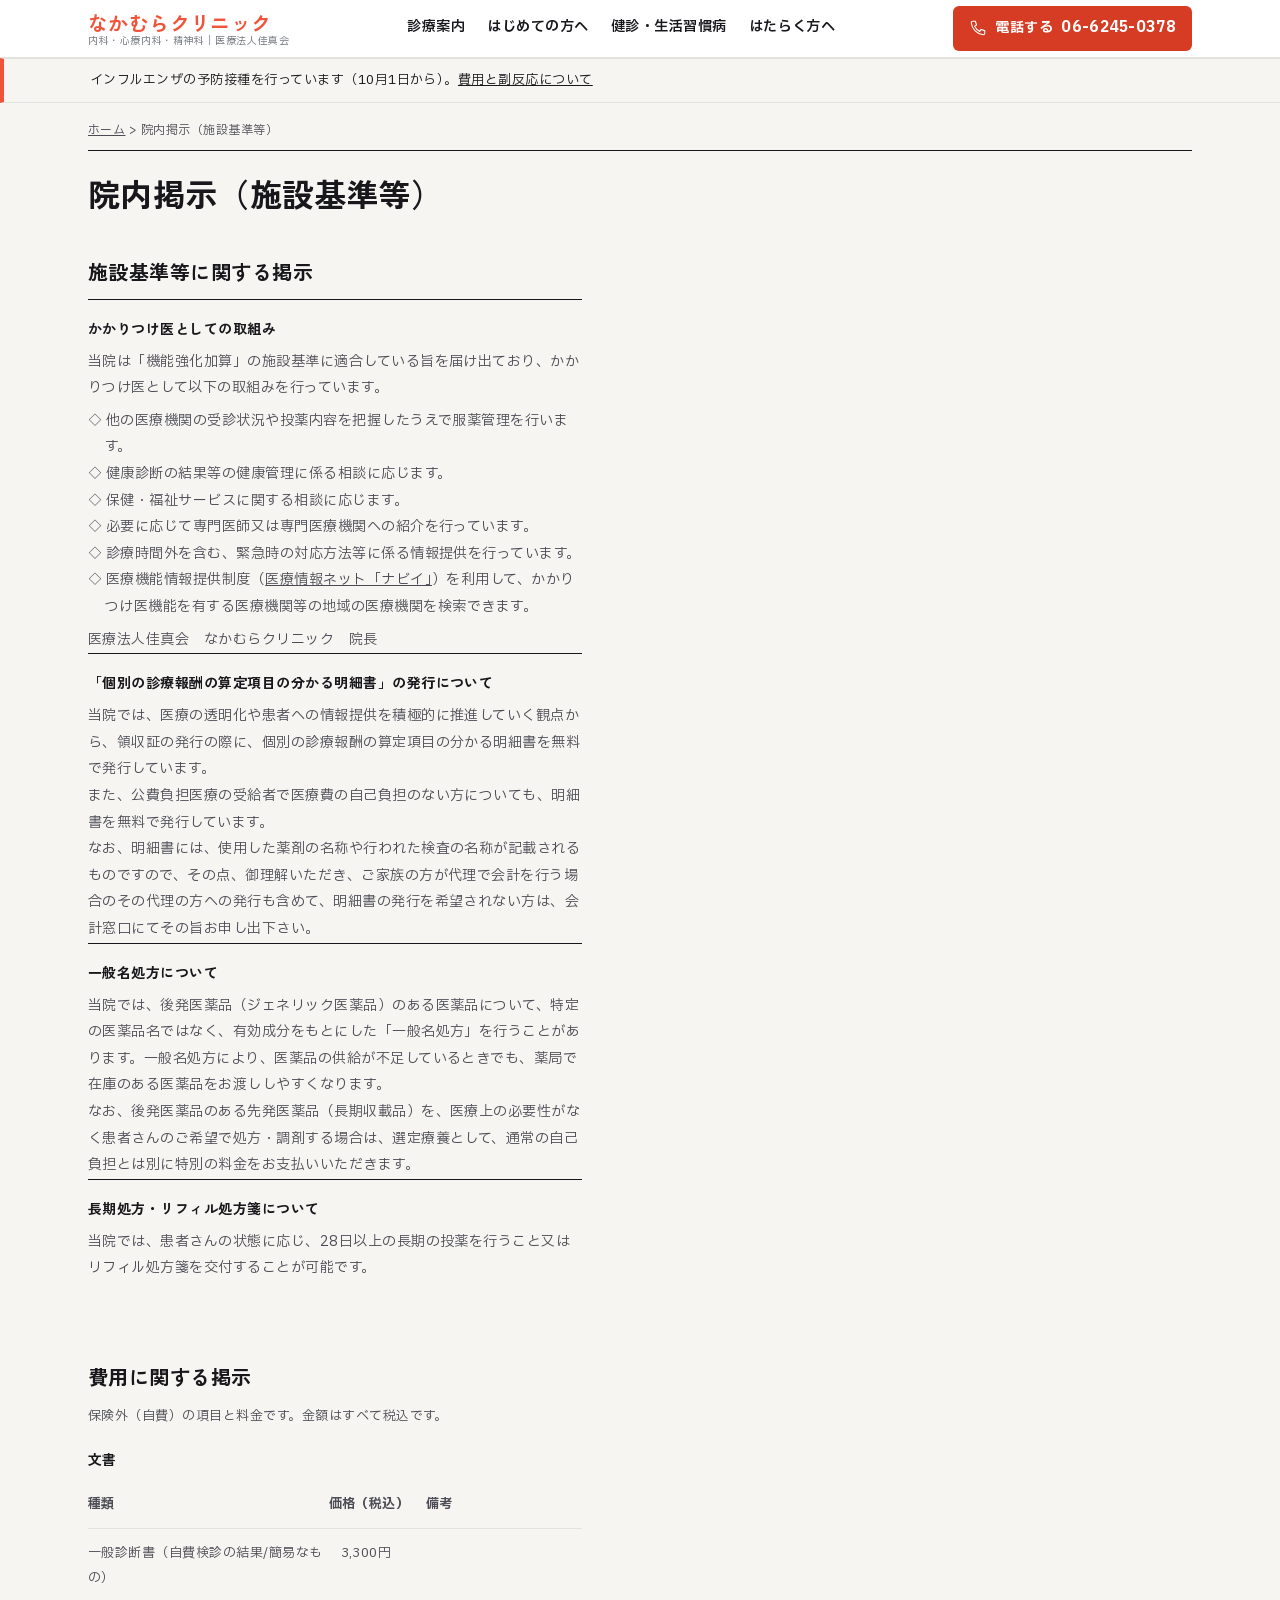
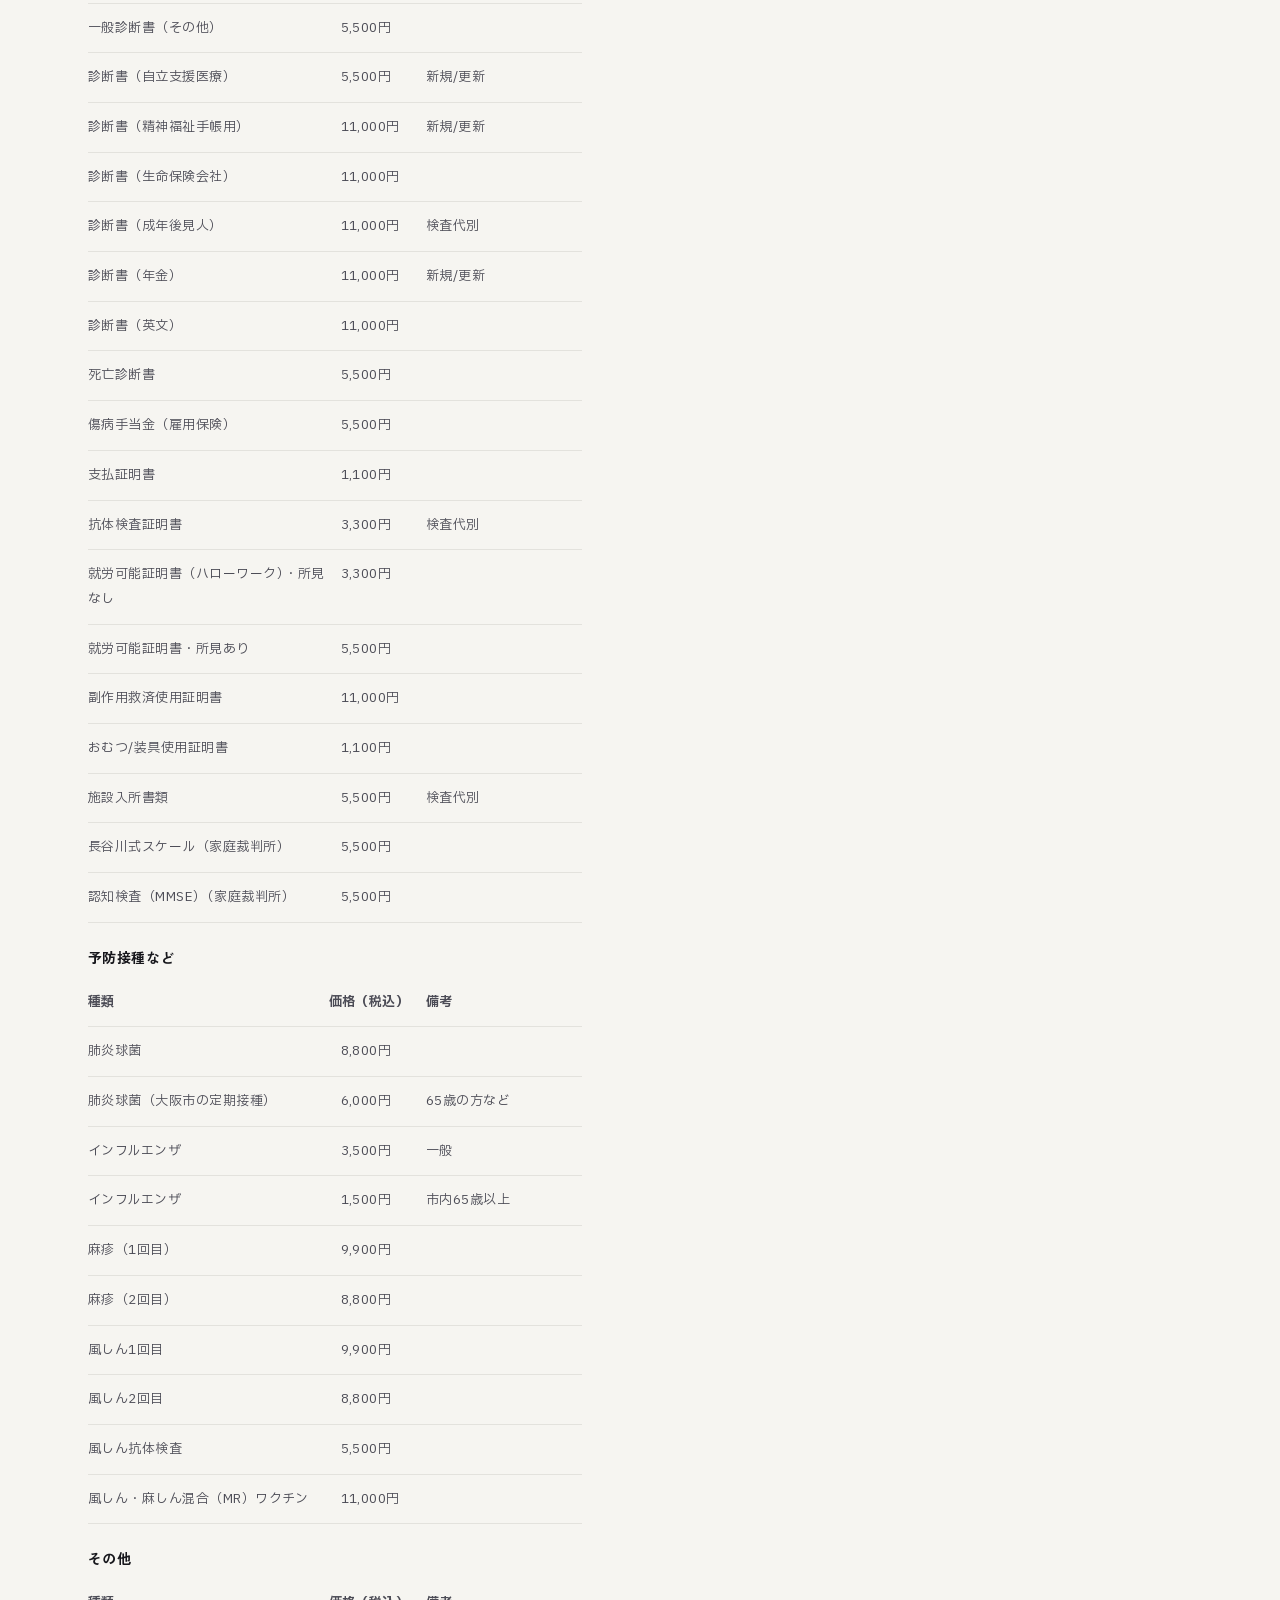
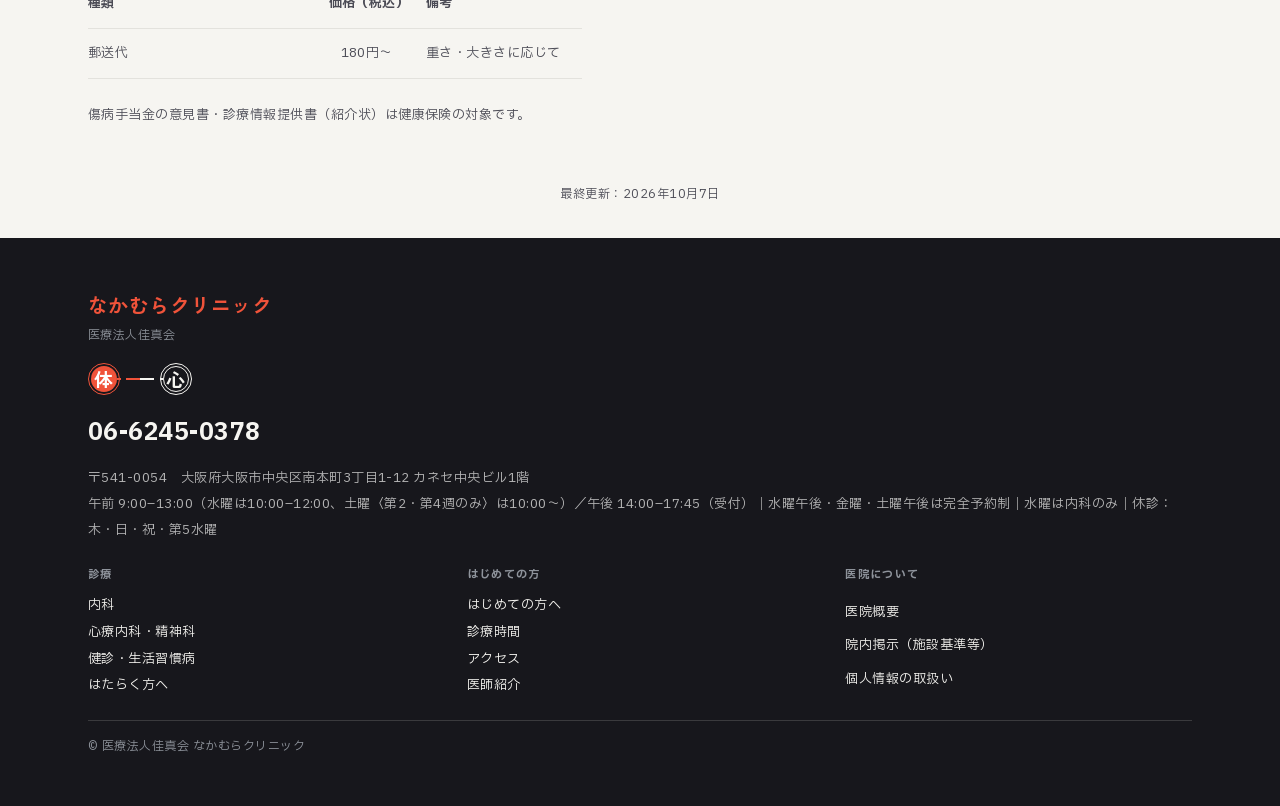
<file: shisetsu-kijun.html>
<!DOCTYPE html>
<html lang="ja">
<head>
<meta charset="UTF-8">
<script>document.documentElement.classList.add('js')</script>
<meta name="viewport" content="width=device-width, initial-scale=1.0">
<title>院内掲示（施設基準等）｜なかむらクリニック</title>
<meta name="description" content="医療法人佳真会 なかむらクリニック（大阪市中央区南本町・本町駅徒歩3分）の院内掲示です。施設基準に関する掲示と、文書の費用に関する掲示を掲載しています。">
<meta name="robots" content="index,follow,max-image-preview:large">
<link rel="canonical" href="https://nakamura.n-clinics.jp/shisetsu-kijun.html">
<meta name="theme-color" content="#F0533A">
<link rel="icon" href="/favicon.svg" type="image/svg+xml">
<link rel="apple-touch-icon" href="/apple-touch-icon.png">
<meta property="og:type" content="website">
<meta property="og:site_name" content="なかむらクリニック">
<meta property="og:title" content="院内掲示（施設基準等）｜なかむらクリニック">
<meta property="og:description" content="医療法人佳真会 なかむらクリニック（大阪市中央区南本町・本町駅徒歩3分）の院内掲示です。施設基準に関する掲示と、文書の費用に関する掲示を掲載しています。">
<meta property="og:url" content="https://nakamura.n-clinics.jp/shisetsu-kijun.html">
<meta property="og:image" content="https://nakamura.n-clinics.jp/photos/og.jpg">
<meta property="og:image:width" content="1200">
<meta property="og:image:height" content="630">
<meta property="og:image:alt" content="なかむらクリニックの入口。内科・心療内科・精神科／Osaka Metro 本町駅 徒歩3分">
<meta property="og:locale" content="ja_JP">
<meta name="twitter:card" content="summary_large_image">
<link rel="preload" href="/fonts/nk-display-700.woff2?v=b5c70b6851" as="font" type="font/woff2" crossorigin>
<link rel="preload" href="/fonts/nk-body-400.woff2?v=4f1824aeae" as="font" type="font/woff2" crossorigin>
<link rel="stylesheet" href="/styles.css">
<link rel="stylesheet" href="/pages.css">
<script type="application/ld+json">
{
  "@context": "https://schema.org",
  "@graph": [
    {
      "@type": "WebPage",
      "@id": "https://nakamura.n-clinics.jp/shisetsu-kijun.html#webpage",
      "name": "院内掲示（施設基準等）",
      "description": "医療法人佳真会 なかむらクリニックの院内掲示（施設基準等）です。届出事項と、文書に関する掲示を掲載しています。",
      "inLanguage": "ja",
      "lastReviewed": "2026-10-07",
      "isPartOf": { "@type": "WebSite", "@id": "https://nakamura.n-clinics.jp/#website", "url": "https://nakamura.n-clinics.jp/" },
      "url": "https://nakamura.n-clinics.jp/shisetsu-kijun.html",
      "publisher": {
        "@id": "https://nakamura.n-clinics.jp/#clinic"
      }
    },
    {
      "@type": "BreadcrumbList",
      "itemListElement": [
        { "@type": "ListItem", "position": 1, "name": "ホーム", "item": "https://nakamura.n-clinics.jp/" },
        { "@type": "ListItem", "position": 2, "name": "院内掲示（施設基準等）", "item": "https://nakamura.n-clinics.jp/shisetsu-kijun.html" }
      ]
    }
  ]
}
</script>
</head>
<body class="pg-doc-page">
<a class="skip" href="#top">本文へ</a>
<header>
  <div class="wrap bar">
    <a class="brand" href="/#top">
      <span class="name">なかむらクリニック</span>
      <span class="sub">内科・心療内科・精神科｜医療法人佳真会</span>
    </a>
    <a class="hdr-menu" href="#site-index"><span class="mn-o">メニュー</span><span class="mn-c">閉じる</span></a>
    <nav class="main" id="gnav" aria-label="メインメニュー">
      <a href="/#care">診療案内</a>
      <a href="/hajimete.html">はじめての方へ</a>
      <a href="/seikatsushukanbyo.html">健診・生活習慣病</a>
      <a href="/hataraku.html">はたらく方へ</a>
      <a class="gnav-u" href="/#hours">診療時間</a>
      <a class="gnav-u" href="/#docs">医師紹介</a>
      <a class="gnav-u" href="/#access">アクセス</a>
    </nav>
    <a class="hdr-call" href="tel:0662450378">
      <svg viewBox="0 0 24 24" fill="none" stroke-width="1.5" stroke-linecap="square" stroke-linejoin="miter" aria-hidden="true"><path d="M5 3h3.5l1.5 5-2.5 1.5a12.5 12.5 0 0 0 7 7L16 14l5 1.5V19a2 2 0 0 1-2 2A18 18 0 0 1 3 5a2 2 0 0 1 2-2Z"/></svg>
      <span class="lbl">電話する</span><span class="tel">06-6245-0378</span>
    </a>
  </div>
</header>

<main id="top" tabindex="-1">

  <!-- お知らせ帯（季節のご案内・臨時休診）。文言は1行、理由の説明は書かない。
       変更・削除は全ページ同時に行う（1ページだけ変えない）。
       自費（保険外）の診療名・費用・効果はこの帯に書かない。医療広告ガイドラインの
       限定解除要件（費用／主なリスク・副作用）は、サイト上に情報を記載していないと
       満たせず、「費用はお電話で」では代えられない（問い合わせ先の記載は別要件）。
       /shisetsu-kijun.html#hoken-gai に金額と主な副反応を掲載できたときに限り、
       診療名を出した文言に戻してよい。「在庫」など小売の語は使わない。 -->
  <div class="notice"><div class="wrap">インフルエンザの予防接種を行っています（10月1日から）。<a href="/hajimete.html#yobou">費用と副反応について</a></div></div>

  <div class="wrap">
    <p class="pg-crumb"><a href="/#top">ホーム</a> &gt; 院内掲示（施設基準等）</p>
    <div class="pg-doc-head">
      <h1>院内掲示（施設基準等）</h1>
    </div>
  </div>

  <div class="wrap">
    <div class="doc-col">

      <!-- 2026-10-07 公開時の掲示一式。根拠は docs-internal/clerk-answers-2026-10/regulatory-research.md（通知の文言に沿う）。
           院内の紙の掲示は確認リスト第2回の文案1〜4で同じ文に直してもらう（F11）。クリニックから修正が届いたら、ここも同じ文に直す。
           まだ載せていないもの：時間外対応体制加算（区分と連絡先の確認待ち・F10）、電子的診療情報連携体制整備加算（届出の有無の確認待ち・F8）。
           届出のない外来感染対策向上加算・医療DX推進体制整備加算、2026年6月に廃止された医療情報取得加算は載せない。 -->
      <section id="kijun">
        <h2>施設基準等に関する掲示</h2>
        <div class="kijun-block">
          <h3 class="kijun-title">かかりつけ医としての取組み</h3>
          <div class="kijun-body">
            <p>当院は「機能強化加算」の施設基準に適合している旨を届け出ており、かかりつけ医として以下の取組みを行っています。</p>
            <ul>
              <li>他の医療機関の受診状況や投薬内容を把握したうえで服薬管理を行います。</li>
              <li>健康診断の結果等の健康管理に係る相談に応じます。</li>
              <li>保健・福祉サービスに関する相談に応じます。</li>
              <li>必要に応じて専門医師又は専門医療機関への紹介を行っています。</li>
              <li>診療時間外を含む、緊急時の対応方法等に係る情報提供を行っています。</li>
              <li>医療機能情報提供制度（<a href="https://www.iryou.teikyouseido.mhlw.go.jp/" target="_blank" rel="noopener">医療情報ネット「ナビイ」</a>）を利用して、かかりつけ医機能を有する医療機関等の地域の医療機関を検索できます。</li>
            </ul>
            <p>医療法人佳真会　なかむらクリニック　院長</p>
          </div>
        </div>
        <div class="kijun-block">
          <h3 class="kijun-title">「個別の診療報酬の算定項目の分かる明細書」の発行について</h3>
          <div class="kijun-body">
            <p>当院では、医療の透明化や患者への情報提供を積極的に推進していく観点から、領収証の発行の際に、個別の診療報酬の算定項目の分かる明細書を無料で発行しています。</p>
            <p>また、公費負担医療の受給者で医療費の自己負担のない方についても、明細書を無料で発行しています。</p>
            <p>なお、明細書には、使用した薬剤の名称や行われた検査の名称が記載されるものですので、その点、御理解いただき、ご家族の方が代理で会計を行う場合のその代理の方への発行も含めて、明細書の発行を希望されない方は、会計窓口にてその旨お申し出下さい。</p>
          </div>
        </div>
        <div class="kijun-block">
          <h3 class="kijun-title">一般名処方について</h3>
          <div class="kijun-body">
            <p>当院では、後発医薬品（ジェネリック医薬品）のある医薬品について、特定の医薬品名ではなく、有効成分をもとにした「一般名処方」を行うことがあります。一般名処方により、医薬品の供給が不足しているときでも、薬局で在庫のある医薬品をお渡ししやすくなります。</p>
            <p>なお、後発医薬品のある先発医薬品（長期収載品）を、医療上の必要性がなく患者さんのご希望で処方・調剤する場合は、選定療養として、通常の自己負担とは別に特別の料金をお支払いいただきます。</p>
          </div>
        </div>
        <div class="kijun-block">
          <h3 class="kijun-title">長期処方・リフィル処方箋について</h3>
          <div class="kijun-body">
            <p>当院では、患者さんの状態に応じ、28日以上の長期の投薬を行うこと又はリフィル処方箋を交付することが可能です。</p>
          </div>
        </div>
      </section>

      <!-- 費用に関する掲示 = 院内の「保険外項目（自費）料金一覧表」（自費一覧.xlsx、2026-10-03 受領）の写し。行名・順序・金額は原本どおり。
           例外（確認リスト第2回 F5 の回答待ち）：肺炎球菌の定期接種は原本の 4,300円・「市内ハガキあり」ではなく、大阪市が定める自己負担額 6,000円（令和8年4月1日改定）で載せている。
           新型コロナの予防接種は料金が届くまで載せない（F7）。表の外の金額はこのページだけに置く。 -->
      <section id="hiyou">
        <h2>費用に関する掲示</h2>
        <p>保険外（自費）の項目と料金です。金額はすべて税込です。</p>
        <h3 class="kijun-title">文書</h3>
        <table>
          <thead>
            <tr><th scope="col">種類</th><th scope="col">価格（税込）</th><th scope="col">備考</th></tr>
          </thead>
          <tbody>
            <tr><td>一般診断書（自費検診の結果/簡易なもの）</td><td class="yen" data-l="価格（税込）">3,300円</td><td data-l="備考"></td></tr>
            <tr><td>一般診断書（その他）</td><td class="yen" data-l="価格（税込）">5,500円</td><td data-l="備考"></td></tr>
            <tr><td>診断書（自立支援医療）</td><td class="yen" data-l="価格（税込）">5,500円</td><td data-l="備考">新規/更新</td></tr>
            <tr><td>診断書（精神福祉手帳用）</td><td class="yen" data-l="価格（税込）">11,000円</td><td data-l="備考">新規/更新</td></tr>
            <tr><td>診断書（生命保険会社）</td><td class="yen" data-l="価格（税込）">11,000円</td><td data-l="備考"></td></tr>
            <tr><td>診断書（成年後見人）</td><td class="yen" data-l="価格（税込）">11,000円</td><td data-l="備考">検査代別</td></tr>
            <tr><td>診断書（年金）</td><td class="yen" data-l="価格（税込）">11,000円</td><td data-l="備考">新規/更新</td></tr>
            <tr><td>診断書（英文）</td><td class="yen" data-l="価格（税込）">11,000円</td><td data-l="備考"></td></tr>
            <tr><td>死亡診断書</td><td class="yen" data-l="価格（税込）">5,500円</td><td data-l="備考"></td></tr>
            <tr><td>傷病手当金（雇用保険）</td><td class="yen" data-l="価格（税込）">5,500円</td><td data-l="備考"></td></tr>
            <tr><td>支払証明書</td><td class="yen" data-l="価格（税込）">1,100円</td><td data-l="備考"></td></tr>
            <tr><td>抗体検査証明書</td><td class="yen" data-l="価格（税込）">3,300円</td><td data-l="備考">検査代別</td></tr>
            <tr><td>就労可能証明書（ハローワーク）・所見なし</td><td class="yen" data-l="価格（税込）">3,300円</td><td data-l="備考"></td></tr>
            <tr><td>就労可能証明書・所見あり</td><td class="yen" data-l="価格（税込）">5,500円</td><td data-l="備考"></td></tr>
            <tr><td>副作用救済使用証明書</td><td class="yen" data-l="価格（税込）">11,000円</td><td data-l="備考"></td></tr>
            <tr><td>おむつ/装具使用証明書</td><td class="yen" data-l="価格（税込）">1,100円</td><td data-l="備考"></td></tr>
            <tr><td>施設入所書類</td><td class="yen" data-l="価格（税込）">5,500円</td><td data-l="備考">検査代別</td></tr>
            <tr><td>長谷川式スケール（家庭裁判所）</td><td class="yen" data-l="価格（税込）">5,500円</td><td data-l="備考"></td></tr>
            <tr><td>認知検査（MMSE）（家庭裁判所）</td><td class="yen" data-l="価格（税込）">5,500円</td><td data-l="備考"></td></tr>
          </tbody>
        </table>
        <h3 class="kijun-title">予防接種など</h3>
        <table>
          <thead>
            <tr><th scope="col">種類</th><th scope="col">価格（税込）</th><th scope="col">備考</th></tr>
          </thead>
          <tbody>
            <tr><td>肺炎球菌</td><td class="yen" data-l="価格（税込）">8,800円</td><td data-l="備考"></td></tr>
            <tr><td>肺炎球菌（大阪市の定期接種）</td><td class="yen" data-l="価格（税込）">6,000円</td><td data-l="備考">65歳の方など</td></tr>
            <tr><td>インフルエンザ</td><td class="yen" data-l="価格（税込）">3,500円</td><td data-l="備考">一般</td></tr>
            <tr><td>インフルエンザ</td><td class="yen" data-l="価格（税込）">1,500円</td><td data-l="備考">市内65歳以上</td></tr>
            <tr><td>麻疹（1回目）</td><td class="yen" data-l="価格（税込）">9,900円</td><td data-l="備考"></td></tr>
            <tr><td>麻疹（2回目）</td><td class="yen" data-l="価格（税込）">8,800円</td><td data-l="備考"></td></tr>
            <tr><td>風しん1回目</td><td class="yen" data-l="価格（税込）">9,900円</td><td data-l="備考"></td></tr>
            <tr><td>風しん2回目</td><td class="yen" data-l="価格（税込）">8,800円</td><td data-l="備考"></td></tr>
            <tr><td>風しん抗体検査</td><td class="yen" data-l="価格（税込）">5,500円</td><td data-l="備考"></td></tr>
            <tr><td>風しん・麻しん混合（MR）ワクチン</td><td class="yen" data-l="価格（税込）">11,000円</td><td data-l="備考"></td></tr>
          </tbody>
        </table>
        <h3 class="kijun-title">その他</h3>
        <table>
          <thead>
            <tr><th scope="col">種類</th><th scope="col">価格（税込）</th><th scope="col">備考</th></tr>
          </thead>
          <tbody>
            <tr><td>郵送代</td><td class="yen" data-l="価格（税込）">180円〜</td><td data-l="備考">重さ・大きさに応じて</td></tr>
          </tbody>
        </table>
        <p>傷病手当金の意見書・診療情報提供書（紹介状）は健康保険の対象です。</p>
      </section>

    </div>
  </div>

  <p class="pg-updated">最終更新：2026年10月7日</p>

</main>

<footer>
  <div class="wrap">
    <div class="foot-name">なかむらクリニック</div>
    <div class="foot-corp">医療法人佳真会</div>
    <div class="foot-roundels" aria-hidden="true">
      <span class="roundel r-nai">体</span>
      <span class="roundel-link"></span>
      <span class="roundel r-shin">心</span>
    </div>
    <a class="foot-tel" href="tel:0662450378">06-6245-0378</a>
    <p class="foot-meta">〒541-0054　大阪府大阪市中央区南本町3丁目1-12 カネセ中央ビル1階<br>午前 9:00–13:00（水曜は10:00–12:00、土曜〈第2・第4週のみ〉は10:00〜）／午後 14:00–17:45（受付）｜水曜午後・金曜・土曜午後は完全予約制｜水曜は内科のみ｜休診：木・日・祝・第5水曜</p>
    <nav class="foot-groups" id="site-index" aria-label="サイト内リンク">
      <div class="fg"><p class="fg-t">診療</p><a href="/#naika">内科</a><a href="/#seishinka">心療内科・精神科</a><a href="/seikatsushukanbyo.html">健診・生活習慣病</a><a href="/hataraku.html">はたらく方へ</a></div>
      <div class="fg"><p class="fg-t">はじめての方</p><a href="/hajimete.html">はじめての方へ</a><a href="/#hours">診療時間</a><a href="/#access">アクセス</a><a href="/#docs">医師紹介</a></div>
      <div class="fg"><p class="fg-t">医院について</p><a href="/#access">医院概要</a><a href="/shisetsu-kijun.html">院内掲示（施設基準等）</a><a href="/privacy.html">個人情報の取扱い</a></div>
    </nav>
    <div class="foot-copy">© 医療法人佳真会 なかむらクリニック</div>
  </div>
</footer>

<!-- sticky mobile call bar -->
<div class="mbar" id="mbar">
  <a class="m-map" href="https://www.google.com/maps/search/?api=1&query=%E5%A4%A7%E9%98%AA%E5%BA%9C%E5%A4%A7%E9%98%AA%E5%B8%82%E4%B8%AD%E5%A4%AE%E5%8C%BA%E5%8D%97%E6%9C%AC%E7%94%BA3%E4%B8%81%E7%9B%AE1-12%20%E3%82%AB%E3%83%8D%E3%82%BB%E4%B8%AD%E5%A4%AE%E3%83%93%E3%83%AB" target="_blank" rel="noopener">
    <span class="mrow"><svg viewBox="0 0 24 24" fill="none" stroke-width="1.5" stroke-linecap="square" stroke-linejoin="miter" aria-hidden="true"><path d="M12 21s-7-5.5-7-11a7 7 0 0 1 14 0c0 5.5-7 11-7 11Z"/><circle cx="12" cy="10" r="2.5"/></svg>地図</span>
  </a>
  <a class="m-call" href="tel:0662450378">
    <svg viewBox="0 0 24 24" fill="none" stroke-width="1.5" stroke-linecap="square" stroke-linejoin="miter" aria-hidden="true"><path d="M5 3h3.5l1.5 5-2.5 1.5a12.5 12.5 0 0 0 7 7L16 14l5 1.5V19a2 2 0 0 1-2 2A18 18 0 0 1 3 5a2 2 0 0 1 2-2Z"/></svg>
    <span>電話する</span><span class="tel">06-6245-0378</span>
  </a>
</div>

<script src="/site.js" defer></script>
</body>
</html>
</file>
<file: styles.css>
/* なかむらクリニック — 本町サイン (Urban Precision) design system */
/* SELF-HOSTED WEB FONTS (2026-10-07). Built by qa/build_fonts.py from the SIL OFL 1.1 originals:
   NK Display = Zen Kaku Gothic New, NK Body = IBM Plex Sans JP, NK Accent = Shippori Mincho.
   Renamed because a subset is a Modified Version and IBM Plex reserves the name "Plex". Licences: /fonts/OFL-*.txt.
   Each file holds only the characters this site uses (QA rule FONT GLYPH COVERAGE) — rebuild when copy adds new kanji. */
@font-face{font-family:"NK Display";font-weight:500;font-style:normal;font-display:swap;src:url("/fonts/nk-display-500.woff2?v=faac17261d") format("woff2")}
@font-face{font-family:"NK Display";font-weight:700;font-style:normal;font-display:swap;src:url("/fonts/nk-display-700.woff2?v=b5c70b6851") format("woff2")}
@font-face{font-family:"NK Body";font-weight:400;font-style:normal;font-display:swap;src:url("/fonts/nk-body-400.woff2?v=4f1824aeae") format("woff2")}
@font-face{font-family:"NK Body";font-weight:600;font-style:normal;font-display:swap;src:url("/fonts/nk-body-600.woff2?v=9bee015a6e") format("woff2")}
@font-face{font-family:"NK Body";font-weight:700;font-style:normal;font-display:swap;src:url("/fonts/nk-body-700.woff2?v=3fd2f511fa") format("woff2")}
@font-face{font-family:"NK Accent";font-weight:500;font-style:normal;font-display:swap;src:url("/fonts/nk-accent-500.woff2?v=4108773ced") format("woff2")}
:root{
  /* ORANGE GOVERNANCE — three non-overlapping roles:
     --vermilion MARK ONLY: wordmark, badges, kicker bar, corner keylines, why-ticks,
       pull-line rule, is-today rail/glyph, focus ring, theme-color, lane rail
       (.care-switch [aria-selected=true]::before). NEVER behind white
       text under 19px bold. NEVER as a digit color.
     --vermilion-action: THE one resting fill for every button and chip (white text 4.6:1 AA).
     --vermilion-press: hover/active of -action only — never at rest.
     --vermilion-text: the only orange rendered AS text/glyph on light bg (tel links,
       本日 tags, table sup, lane-more arrows).
     PHONE-DIGIT INVARIANT: a phone number renders in exactly two states — #FFF inside a
       --vermilion-action fill, or --vermilion-text on light ground; footer digits #FAFAF8
       on ink. #F0533A never renders a digit.
     LANE-PLATE INVARIANT: a tab never takes --vermilion-action; a tab is a sign, not a call. */
  --vermilion:#F0533A;
  --vermilion-action:#D63C24;
  --vermilion-press:#B92F1A;
  --vermilion-text:#C4351F;
  --ink:#17171C;
  --ink-2:#4B4B55;
  --paper:#F6F5F1;
  --card:#FFFFFF;
  --line:#E3E2DD;
  --steel:#8E939B;
  --steel-text:#6B7077;
  --wood:#A97C52;
  /* GREEN GOVERNANCE — plant green = 予防 and reassurance surfaces ONLY. Two sanctioned
     sites: (1) .safety-line callout; (2) .doc-panel background. (The 防 badge / 予防接種 strip was retired 2026-09-09.)
     FORBIDDEN on: CTAs, links, phone numbers, hours chips, nav, headlines, anything
     pressable. Flat green <=5% of any viewport. Vermilion remains the sole action color. */
  --plant:#2F6B4F;
  --plant-tint:#EEF3EC;
  --plant-line:#D8E2D5;
  --tint-today:rgba(240,83,58,0.08);
  --tint-closed:rgba(142,147,155,0.12);
  --font-display:'NK Display','Hiragino Sans','Yu Gothic',sans-serif;
  --font-body:'NK Body','Hiragino Sans','Yu Gothic',sans-serif;
  --font-accent:'NK Accent','Hiragino Mincho ProN','Yu Mincho',serif;
  --radius:2px;
  --radius-cta:6px;
  /* SPACING & TYPE — unify channel pages to the HOME rhythm; do NOT re-token .wrap. */
  --band:48px;
  --sec:32px;
  --head:24px;
  --t-hero:clamp(32px,4.2vw,54px);
  --t-h2:clamp(24px,3vw,32px);
  --t-h3:20px;
  --t-h4:15px;
  --t-body:16px;
  --t-sub:14px;
  --t-note:13px;
  --t-cap:12px;
  --measure:38em;
  --measure-wide:46em;
}
@media (min-width:768px){:root{--band:80px;--sec:40px;--head:32px}}
*{box-sizing:border-box;margin:0;padding:0}
html{scroll-behavior:smooth}
body{font-family:var(--font-body);font-size:16px;line-height:1.9;letter-spacing:.03em;color:var(--ink);background:var(--paper);-webkit-font-smoothing:antialiased;line-break:strict}
h1,h2,h3,h4{font-family:var(--font-display);font-weight:700;line-height:1.5}
h1,h2{font-feature-settings:'palt'}
a{color:inherit}
img{max-width:100%;height:auto;display:block}
svg{display:block}
.nowrap{white-space:nowrap}
.skip{position:absolute;left:-9999px}
.skip:focus{left:0;top:0;z-index:200;padding:12px 16px;background:var(--ink);color:var(--paper);text-decoration:none;font-weight:700}
main:focus{outline:none}
.num{font-family:var(--font-body);font-feature-settings:'tnum';font-weight:700}
.vh{position:absolute;width:1px;height:1px;clip-path:inset(50%);overflow:hidden;white-space:nowrap}
section[id],#hatsunetsu{scroll-margin-top:80px}
.wrap{max-width:1200px;margin-inline:auto;padding-inline:24px}
:focus-visible{outline:2px solid var(--vermilion);outline-offset:2px}
@media (min-width:768px){.wrap{padding-inline:48px}}

/* ---------- buttons ---------- */
.btn-call{display:inline-flex;flex-direction:column;align-items:center;justify-content:center;gap:2px;background:var(--vermilion-action);color:#fff;text-decoration:none;border-radius:var(--radius-cta);min-height:56px;padding:12px 24px;transition:background .12s}
.btn-call:hover,.btn-call:active{background:var(--vermilion-press)}
.btn-call .row{display:inline-flex;align-items:center;gap:10px}
.btn-call .tel{font-family:var(--font-body);font-feature-settings:'tnum';font-weight:700;font-size:20px;letter-spacing:.02em;white-space:nowrap}
.btn-call .cap{font-size:12px;font-weight:400;letter-spacing:.04em}
.btn-call svg{width:20px;height:20px;stroke:#fff}
.btn-ghost{display:inline-flex;align-items:center;justify-content:center;gap:8px;background:transparent;border:1.5px solid var(--ink);color:var(--ink);text-decoration:none;border-radius:var(--radius-cta);min-height:48px;padding:12px 24px;font-family:var(--font-body);font-weight:600;font-size:15px;transition:background .12s,color .12s}
.btn-ghost:hover{background:var(--ink);color:var(--paper)}
.btn-ghost svg{width:14px;height:14px;stroke:currentColor}

/* ---------- state chips ---------- */
.chip{display:inline-block;font-size:12px;font-weight:700;letter-spacing:.06em;padding:4px 10px;border-radius:var(--radius);white-space:nowrap}
.chip-open{background:var(--vermilion-action);color:#fff}
.chip-appt{background:var(--card);border:1.5px solid var(--ink);color:var(--ink)}
.off-dash{color:var(--steel-text);font-weight:600}

/* ---------- header ---------- */
header{position:sticky;top:0;z-index:100;background:var(--card);border-bottom:1px solid var(--line)}
.bar{display:flex;align-items:center;justify-content:space-between;gap:16px;min-height:56px;padding-block:6px}
.brand{text-decoration:none;line-height:1.25;display:flex;flex-direction:column;justify-content:center;min-height:44px}
.brand .name{font-family:var(--font-display);font-weight:700;font-size:18px;letter-spacing:.02em;color:var(--vermilion);display:block}
.brand .sub{display:none;font-size:10px;color:var(--steel-text);letter-spacing:.06em}
/* ONE BAR（2026-09-24）。第2段 .hdr-util を削除した——4つの行き先は7ページ全ての
   footer 3グループに既にあり、二重化は ADD-OR-DON'T TEST が唯一禁じているもの。
   1024px の予算：.wrap 928 ＝ brand 約201 ＋ nav 約426 ＋ .hdr-call 約228 ＋ gap 32。
   5つ目のナビ項目を足さないこと。 */
nav.main{display:none;align-items:center;gap:22px;white-space:nowrap}
nav.main a{position:relative;font-size:14px;font-weight:600;text-decoration:none;color:var(--ink);padding-block:4px;border-bottom:2px solid transparent}
/* 44px の当たり判定を、2px の朱の下線を文字から引き離さずに作る：padding ではなく透明の pad。 */
nav.main a::after{content:"";position:absolute;inset:-9px 0}
nav.main a:hover{border-color:var(--vermilion)}
nav.main a[aria-current="page"]{border-color:var(--vermilion)}
.hdr-call{display:inline-flex;align-items:center;gap:8px;background:var(--vermilion-action);color:#fff;text-decoration:none;border-radius:var(--radius-cta);min-height:44px;padding:8px 16px;font-weight:700;font-size:14px;transition:background .12s}
.hdr-call:hover{background:var(--vermilion-press)}
.hdr-call svg{width:18px;height:18px;stroke:#fff}
.hdr-call .tel{font-feature-settings:'tnum';font-size:15px;letter-spacing:.02em}
@media (min-width:768px){nav.main{display:flex}}
@media (min-width:1024px){
  .brand .name{font-size:20px}
  .brand .sub{display:block}
}
/* 1024-1149 が最も狭い窓。フォントのフォールバックが太くてもバーを溢れさせない18pxの余裕。 */
@media (min-width:1024px) and (max-width:1149px){nav.main{gap:16px}}
@media (max-width:1023px){.hdr-call .tel{display:none}}

/* ---------- .notice — 臨時休診 band (ships commented out in every page's shell) ---------- */
.notice{background:var(--paper);border-block:1px solid var(--line);border-left:4px solid var(--vermilion)}
.notice .wrap{padding-block:10px;font-size:var(--t-note);line-height:1.8;color:var(--ink)}
.notice b{font-family:var(--font-display);font-weight:700;margin-right:8px}

/* ---------- section header pattern ---------- */
section{padding-block:64px}
@media (min-width:768px){section{padding-block:80px}}
.kicker{display:flex;align-items:center;gap:8px;margin-bottom:8px}
.kicker::before{content:"";width:24px;height:4px;background:var(--vermilion)}
.kicker span{font-size:11px;font-weight:700;letter-spacing:.18em;text-transform:uppercase;color:var(--steel-text)}
.sec-title{font-size:clamp(24px,3vw,32px);color:var(--ink);letter-spacing:.01em}
/* JP TYPOGRAPHY — palt kerning + balanced wraps on JP display copy; pretty wraps on flowing body copy. */
.sec-title,.pg-plate h1,.close-line,.lane-promise,.pg-lead,.doc-panel-quote,.pull-line{font-feature-settings:'palt';text-wrap:balance}
.sec-title.wood::after{content:"";display:block;width:48px;height:2px;background:var(--wood);margin-top:8px}
.sec-head{margin-bottom:32px}

/* ---------- hero ---------- */
.hero{padding-top:48px;padding-bottom:56px}
.hero-grid{display:grid;gap:32px}
/* 本町バッジ: 1. LINE HUES — 体=vermilion(内科), 心=ink(精神科), 熱=ink (filled — walk-in triage lane), 駅=vermilion, 院=ink;
   no other hue enters a badge. 2. FILLED = walk-in (departments and the 発熱 lane). The outlined
   double-ring (call-first) grammar was retired with 予防接種 on 2026-09-09. 3. Vermilion in a circle = line
   color, vermilion in a rounded rect = action; circles are never clickable, buttons are
   never circular. 4. One notch max: solo 12 o'clock, pairs face each other; none under
   32px except the footer pair. 5. Ring is always the disc's own hue; gap always
   transparent; no shadows; no gradients except 50/50 hard-split connectors.
   6. LANE SWITCH (診療案内 only): tabs are text-only rectangles; the 体/心 roundel in the lane head is
      never the hit target. 体 and 心 are both walk-in departments = both stay FILLED in every state.
      (Double-ring grammar retired 2026-09-09.)
   7. LANE HUE: --lane (vermilion|ink) colours exactly three surfaces — tab rail, #care kicker bar,
      card spine (route-strip discs are coloured by the card's own .c-nai/.c-shin, never by --lane). REJECTED for 診療案内: 3D/room tours, parallax, scroll-driven reveals, auto-cycling
      tabs, hover-only content, symptom checkers/chat, animated illustrations, blue/dark 心 mode, sound. */
.roundels{display:flex;align-items:center}
.roundel{width:44px;height:44px;border-radius:50%;border-style:solid;border-width:1.5px;padding:3.5px;background-clip:content-box;position:relative;display:flex;align-items:center;justify-content:center;font-family:var(--font-display);font-weight:700;font-size:19px;color:#fff}
.roundel.r-nai{background-color:var(--vermilion);border-color:var(--vermilion)}
.roundel.r-shin{background-color:var(--ink);border-color:var(--ink)}
.roundel.r-nai::after{content:"";position:absolute;right:-1.5px;top:50%;transform:translateY(-50%);width:4.5px;height:2px;background:var(--vermilion)}
.roundel.r-shin::after{content:"";position:absolute;left:-1.5px;top:50%;transform:translateY(-50%);width:4.5px;height:2px;background:var(--ink)}
.roundel-link{width:28px;height:2px;background:linear-gradient(90deg,var(--vermilion) 0 50%,var(--ink) 50% 100%);margin-inline:6px}
.hero h1{font-size:clamp(32px,4.2vw,54px);line-height:1.35;letter-spacing:.01em;color:var(--ink);margin-top:12px;text-wrap:balance}
.hero h1 .num{font-size:1em}   /* numbers sit on the same size as the words around them (Keeyo 2026-09-23: no 凸凹) */
.hero .tagline{font-family:var(--font-display);font-weight:500;font-size:clamp(16px,2vw,22px);color:var(--ink);margin-top:14px}
/* ---------- hero fact strip — 三つの事実、ひとつの行 ----------
   SHAPE: どのセルも同じ形。1行目＝事実 15px/600、2行目＝但し書き 12px/400。
   ROW LOCK: .cell は親の2行を subgrid で共有する。事実行が将来折り返しても、
     三つの但し書きは必ず同じベースラインから始まる。これが「凸凹」への答えで、
     号数の選び直しではない。
   SIZE: 以前ここは .slot-note（診療時間表のクラス・11px）を借りていた。型スケールに
     11px は無い。ヒーローと表を切り離した。.slot-note は表のまま触らない。
   SPINE: 先頭セル padding-left:0 / 末尾セル padding-right:0。帯の文字が H1・tagline と
     同じ左端に乗る（ALIGNMENT SPINE, global.md）。 */
.fact-strip{margin-top:32px;border-block:1px solid var(--line)}
.fact-strip .cell{display:grid;gap:2px;padding:12px 0;border-bottom:1px solid var(--line)}
.fact-strip .cell:last-child{border-bottom:none}
.fx-fact{font-weight:600;font-size:var(--t-h4);line-height:1.7;color:var(--ink)}
.fx-note{font-weight:400;font-size:var(--t-cap);line-height:1.6;letter-spacing:.02em;color:var(--ink-2)}
/* 数字だけ太くしない。.num は既定で 700（styles.css:70）。H1 と同じ判断
   （styles.css:166、Keeyo 2026-09-23「no 凸凹」）をここにも通す。 */
.fact-strip .num{font-size:1em;font-weight:inherit}
.hero-cta{display:flex;flex-wrap:wrap;gap:12px;margin-top:24px}
.hero-cta .btn-call{width:100%}
.hero-photo{position:relative;margin-top:8px}
.hero-photo .ph{border:1px solid var(--line);border-radius:var(--radius)}
@media (min-width:768px){.hero-photo .ph{aspect-ratio:3/4;object-fit:cover;width:100%}}
.hero-photo::before{content:"";position:absolute;top:-12px;left:-12px;width:60px;height:60px;border-top:2px solid var(--vermilion);border-left:2px solid var(--vermilion);pointer-events:none}
.caption{background:var(--card);border-top:1px solid var(--line);padding:8px 12px;font-size:12px;color:var(--ink-2);letter-spacing:.04em}
@media (min-width:768px){
  .hero{padding-top:80px}
  .hero-grid{grid-template-columns:2fr 1fr;gap:48px;align-items:start}
  .roundel{width:56px;height:56px;border-width:2px;padding:3.5px;font-size:24px}
  .roundel.r-nai::after{right:-2px;width:5.5px;height:3px}
  .roundel.r-shin::after{left:-2px;width:5.5px;height:3px}
  .hero-cta .btn-call{width:auto}
}
/* 行になるのは 1024px から。768-1023 ではヒーロー左段が 416px しかなく、
   3列にすると各セル約91px＝375px 端末より狭い文字幅になる。ここでは積む。 */
@media (min-width:1024px){
  .fact-strip{display:grid;grid-template-columns:minmax(0,6fr) minmax(0,10fr) minmax(0,9fr);grid-template-rows:auto auto}
  .fact-strip .cell{grid-row:span 2;grid-template-rows:subgrid;row-gap:4px;padding:16px 20px;border-bottom:none;border-right:1px solid var(--line)}
  .fact-strip .cell:first-child{padding-left:0}
  .fact-strip .cell:last-child{padding-right:0;border-right:none}
}
/* 1024-1149 が最も狭い。内側の余白だけ詰めて約16px を稼ぐ（外側の 0 は :first/:last が勝つ）。 */
@media (min-width:1024px) and (max-width:1149px){.fact-strip .cell{padding-inline:14px}}

/* レーザーのただ1つの置き場 */
/* ---------- 選ばれる理由 ---------- */
.why{background:var(--card);border-block:1px solid var(--line)}
.why-grid{display:grid;gap:24px}
.why-tile .tick{display:block;width:40px;height:3px;background:linear-gradient(90deg,var(--vermilion) 0 50%,var(--ink) 50% 100%);transform:none;margin-bottom:12px}
.why-tile h3{font-size:20px;margin-bottom:6px}
.why-tile p{font-size:14px;color:var(--ink);line-height:1.9}
@media (min-width:768px){.why-grid{grid-template-columns:repeat(3,1fr);gap:32px}}

/* ---------- 診療案内 route-line cards ---------- */
.care-card{position:relative;background:var(--card);border:1px solid var(--line);border-radius:var(--radius);padding:28px 28px 28px 32px}
.care-card::before{content:"";position:absolute;left:0;top:0;bottom:0;width:4px}
.care-card.c-nai::before{background:var(--vermilion)}
.care-card.c-shin::before{background:var(--ink)}
.care-head{display:flex;align-items:center;gap:14px;margin-bottom:14px}
.care-glyph{width:40px;height:40px;border-radius:50%;border-style:solid;border-width:1.5px;padding:3px;background-clip:content-box;position:relative;flex:none;display:flex;align-items:center;justify-content:center;font-family:var(--font-display);font-weight:700;font-size:18px;color:#fff}
.care-glyph::after{content:"";position:absolute;top:-1.5px;left:50%;transform:translateX(-50%);width:2px;height:4px}
.c-nai .care-glyph{background-color:var(--vermilion);border-color:var(--vermilion)}
.c-shin .care-glyph{background-color:var(--ink);border-color:var(--ink)}
.c-netsu .care-glyph{background-color:var(--ink);border-color:var(--ink)}
.c-nai .care-glyph::after{background:var(--vermilion)}
.c-shin .care-glyph::after{background:var(--ink)}
.c-netsu .care-glyph::after{background:var(--ink)}
.care-card h3{font-size:20px}
.care-card ul{list-style:none;margin-bottom:14px}
.care-card li{font-size:14px;line-height:1.9;padding-left:16px;position:relative;color:var(--ink)}
.care-card li::before{content:"";position:absolute;left:2px;top:.85em;width:8px;height:1.5px;background:var(--ink-2)}
.safety-line{font-size:14px;font-weight:600;color:var(--ink);margin:12px 0 14px;border-left:3px solid var(--plant);background:var(--plant-tint);padding:10px 12px;border-radius:var(--radius)}

/* ---------- waiting-room band ---------- */
.band{padding:0;border-block:1px solid var(--line);position:relative}
.band::before{content:"";position:absolute;top:-12px;left:24px;width:60px;height:60px;border-top:2px solid var(--vermilion);border-left:2px solid var(--vermilion);z-index:1;pointer-events:none}
.band img{width:100%;max-height:480px;object-fit:cover}
@media (min-width:1024px){.band img{max-height:560px}}
.band .caption{border-top:1px solid var(--line);padding:12px 24px}

/* ---------- hours ---------- */
.hours-sec{background:var(--card);border-top:1px solid var(--line)}
.hours-flex{display:grid;gap:32px}
.legend{display:flex;flex-wrap:wrap;gap:10px 18px;font-size:12px;color:var(--ink-2);margin-bottom:12px;align-items:center}
.legend .off-dash{font-size:14px}
.hours-table{display:none}
.hours-table table{width:100%;max-width:900px;border-collapse:collapse;background:var(--paper)}
.hours-table th,.hours-table td{border:1px solid var(--line);background:var(--card);text-align:center;padding:12px 6px;font-size:14px}
.hours-table thead th{font-family:var(--font-display);font-weight:700;font-size:15px}
.hours-table thead th sup{display:block;font-size:10px;color:var(--vermilion-text);font-weight:700;letter-spacing:.02em}
.hours-table .slot{font-feature-settings:'tnum';font-weight:600;font-size:13px;color:var(--ink-2);white-space:nowrap;padding-inline:12px}
.hours-table .slot b{display:block;font-size:15px;color:var(--ink)}
.hours-table .col-closed{background:var(--tint-closed)}
.hours-table .col-today{background:var(--tint-today)}
.hours-list{display:grid;gap:0;border:1px solid var(--line);border-radius:var(--radius);overflow:hidden;background:var(--card)}
.day-row{display:flex;align-items:center;gap:14px;padding:12px 14px;border-bottom:1px solid var(--line)}
.day-row:last-child{border-bottom:none}
.day-glyph{width:28px;height:28px;flex:none;border-radius:50%;border:1.5px solid var(--ink);display:flex;align-items:center;justify-content:center;font-family:var(--font-display);font-weight:700;font-size:14px}
.day-row.is-today{border-left:3px solid var(--vermilion);background:var(--tint-today)}
.day-row.is-today .day-glyph{border-color:var(--vermilion);color:var(--vermilion)}
.day-row .today-tag{font-size:var(--t-cap);font-weight:700;color:var(--vermilion-text)}
.day-row .states{display:flex;flex-wrap:wrap;gap:6px;align-items:center;font-size:13px}
.day-row .sub{font-size:12px;color:var(--steel-text);width:100%}
.hours-notes{margin-top:16px;display:grid;gap:6px}
.hours-notes li{list-style:none;font-size:14px;color:var(--ink-2);padding-left:1.2em;text-indent:-1.2em}
.hours-notes li::before{content:"・";color:var(--ink-2)}
.call-card{background:var(--paper);border:1px solid var(--line);border-radius:var(--radius);padding:24px;align-self:start}
.call-card h3{font-size:15px;margin-bottom:14px}
.call-card .btn-call{width:100%}
.call-card .sub{font-size:12px;color:var(--ink-2);margin-top:10px;text-align:center}
@media (min-width:768px){
  .hours-table{display:block}
  .hours-list{display:none}
}
/* the table's min-content (~495px) + 280px card + 48px gap only fits from 1024px;
   768–1023 stacks the card under the table instead of overflowing the viewport */
@media (min-width:1024px){
  .hours-flex{grid-template-columns:minmax(0,1fr) 280px;gap:48px}
}

/* ---------- 医師紹介 ---------- */
.doc-name{font-family:var(--font-display);font-weight:700;font-size:28px}
.doc-name-h{margin:0 0 14px;font-weight:inherit;line-height:2}
.doc-ruby{font-size:12px;color:var(--ink-2);letter-spacing:.1em;margin-bottom:2px}
.doc-chip{display:inline-block;background:var(--card);border:1.5px solid var(--ink);border-radius:var(--radius);font-size:12px;font-weight:700;padding:3px 10px;margin-left:12px;vertical-align:middle}
.pull-line{font-family:var(--font-accent);font-weight:500;font-size:20px;line-height:1.8;color:var(--ink);border-left:4px solid var(--vermilion);padding-left:12px;margin:24px 0}
.doc-body{max-width:38em}
.doc-body p{font-size:16px;line-height:2;margin-bottom:14px;color:var(--ink)}
.doc-sub{display:flex;align-items:baseline;gap:14px;margin-top:28px;padding-top:18px;border-top:1px solid var(--line)}
.doc-sub .n{font-family:var(--font-display);font-weight:700;font-size:18px}

/* ---------- アクセス ---------- */
.access-sec{background:var(--card);border-top:1px solid var(--line)}
.access-grid{display:grid;gap:40px}
.access-side{align-self:start}
/* ---------- アクセス｜2駅の案内図 (.access-map) ----------
   これは .rt ではない。路線図＝1起点から分岐、の文法に対し、これは2起点が1つの行き先に合流する「案内板」。
   index.html の .rt は 0件のままであること（QA）。幾何は凍結（座標は index.html のコメント参照）。
   viewBox 0 0 272 128（2026-09-24：120→128。下の駅名ラベルを自分のレールの下へ出すため）。
   max-width も 272px ＝ viewBox の幅（2026-09-24、320px から変更）。これで 1ユーザー単位＝1CSSpx となり、
   駅・院 はちょうど 19px、.am-label はちょうど 14px で刷られる。
   以前は 272 の図を 320px で描画していたため ×1.176 で 22.4px／16.5px に膨らみ、
   図の中の文字だけが本文のどの号数とも一致していなかった（「文字の大きさが揃っていない」の正体）。
   272 ＝ 320px 端末の本文幅（styles.css:73 .wrap padding 24px×2）。
   .wrap の max-width か padding を変えたら、この数字を検算し直すこと。 */
.access-map{display:block;width:100%;max-width:272px;height:auto;aspect-ratio:272/128;margin-top:20px}
.access-map .am-stop text{font-weight:700;font-size:19px;letter-spacing:0}   /* CHARACTER FLOOR; the face comes from the GLYPH PIN below */
.access-map .am-label{font-family:var(--font-display);font-weight:700;font-size:var(--t-sub);letter-spacing:.02em}   /* one label per line: 駅名＋徒歩分数, one size, one face */
/* 図の説明文は図より広くしない（2026-09-24：320px→272px＝図の幅と一致）。 */
.access-note{max-width:272px;margin-top:10px;font-size:var(--t-cap);line-height:1.8;color:var(--ink-2)}
/* 描き込み — 順序＝到着の向き：①2本の脚が駅から合流点へ → ②幹が上下から分岐点へ（上半分は下向き・下半分は上向き）
   → ③最後の脚が院へ入る。丸いものは何も動かない。site.js は無変更（IIFE 4 が [data-reveal-mark] を総称で観測）。
   6本の線すべてが class="leg" を持つので、描き込み・.rv-now・print の既存規則をそのまま受け取る。 */
.access-map .leg{transform-box:fill-box}
.js .access-map[data-reveal-mark] .am-leg{transition-duration:.26s}
.js .access-map[data-reveal-mark] .am-sp{transform:scaleY(var(--rv-s));transform-origin:center top;transition:transform .12s var(--rv-e) 320ms;animation:var(--rv-fail-m) 1ms linear 2.4s forwards}
.js .access-map[data-reveal-mark] .am-sp-b{transform-origin:center bottom}
.js .access-map[data-reveal-mark].rv-in .am-sp{transform:scaleY(1)}
.js .access-map[data-reveal-mark] .am-spur{transition-duration:.14s;transition-delay:420ms}
.js .rv-now.access-map .am-sp{transition:none!important}
.map-btn{margin-top:20px;width:100%}
.spec-list{border-top:1px solid var(--line)}
.spec-row{display:grid;grid-template-columns:96px 1fr;gap:12px;padding:12px 0;border-bottom:1px solid var(--line);font-size:14px}
.spec-row dt{font-weight:700;color:var(--ink)}
.spec-row dd{color:var(--ink)}
.spec-row .tel-big{font-family:var(--font-body);font-feature-settings:'tnum';font-weight:700;font-size:20px;color:var(--vermilion-text);text-decoration:none;white-space:nowrap;display:inline-flex;align-items:center;min-height:44px}
.spec-row small{display:block;font-size:12px;color:var(--ink-2)}
@media (min-width:768px){.access-grid{grid-template-columns:7fr 5fr;gap:48px}}
@media (min-width:1024px){.access-side{position:sticky;top:96px}}

/* ---------- 施設基準 ---------- */
.kijun{padding-block:32px 48px}
.kijun-block{max-width:720px;border-top:1px solid var(--ink);padding-top:18px}
.kijun-title{font-family:var(--font-display);font-weight:700;font-size:14px;color:var(--ink);margin-bottom:10px}
.kijun-body{font-size:14px;line-height:1.9;color:var(--ink-2)}
.kijun-body ul{list-style:none;margin:6px 0}
.kijun-body li{padding-left:1.2em;text-indent:-1.2em}
.kijun-body li::before{content:"◇ "}

/* ---------- footer ---------- */
footer{background:var(--ink);color:var(--paper);padding:48px 0 48px}
.foot-name{font-family:var(--font-display);font-weight:700;font-size:20px;color:var(--vermilion)}
.foot-corp{font-size:12px;color:var(--steel);margin-bottom:16px}
.foot-roundels{display:flex;align-items:center;margin-bottom:16px}
.foot-roundels .roundel{width:32px;height:32px;border-width:1.5px;padding:2px;font-size:13px}
.foot-roundels .r-shin{background:transparent;border-color:var(--paper);color:var(--paper)}
.foot-roundels .r-shin::before{content:"";position:absolute;inset:2px;border:1px solid var(--paper);border-radius:50%}
.foot-roundels .r-nai::after{right:-1.5px;width:3.5px;height:2px}
.foot-roundels .r-shin::after{content:"";position:absolute;left:-1.5px;top:50%;transform:translateY(-50%);width:3.5px;height:2px;background:var(--paper)}
.foot-roundels .roundel-link{background:linear-gradient(90deg,var(--vermilion) 0 50%,var(--paper) 50% 100%)}
.foot-tel{font-family:var(--font-body);font-feature-settings:'tnum';font-weight:700;font-size:24px;color:var(--paper);text-decoration:none;display:inline-block;margin-bottom:8px}
.foot-meta{font-size:13px;color:rgba(250,250,248,.7);line-height:2}
.foot-groups{display:grid;gap:22px;margin:22px 0}
.fg{display:grid;gap:2px}
.fg-t{font-size:11px;font-weight:700;letter-spacing:.12em;color:var(--steel);margin-bottom:6px}
.fg a{color:var(--paper);text-decoration:none;font-size:var(--t-note);padding:10px 4px;margin:-10px -4px}
.fg a:hover{text-decoration:underline}
@media (min-width:768px){.foot-groups{grid-template-columns:repeat(3,1fr);gap:32px}}
.foot-copy{font-size:12px;color:var(--steel);border-top:1px solid rgba(250,250,248,.15);padding-top:14px}
@media (max-width:767px){footer{padding-bottom:110px}}

/* ---------- sticky mobile bar ---------- */
.mbar{position:fixed;left:0;right:0;bottom:0;z-index:110;background:var(--card);border-top:1px solid var(--line);box-shadow:0 -4px 16px rgba(23,23,28,.10);padding:8px;padding-bottom:calc(8px + env(safe-area-inset-bottom));display:none;grid-template-columns:1fr 1.7fr;gap:8px;transition:transform .2s}
.js .mbar{transform:translateY(110%)}   /* hidden state exists only when JS runs: with JS off the bar is always up */
.js .mbar.show{transform:translateY(0)}
.mbar .m-map{display:flex;align-items:center;justify-content:center;border:1.5px solid var(--ink);border-radius:var(--radius-cta);text-decoration:none;color:var(--ink);min-height:48px;font-family:var(--font-display);font-weight:700;font-size:15px}
.mbar .m-map .mrow{display:flex;align-items:center;gap:6px}
.mbar .m-map svg{width:16px;height:16px;stroke:currentColor}
.mbar .m-call{display:flex;align-items:center;justify-content:center;gap:8px;background:var(--vermilion-action);border-radius:var(--radius-cta);text-decoration:none;color:#fff;min-height:48px;font-weight:700;font-size:15px}
.mbar .m-call:active{background:var(--vermilion-press)}
.mbar .m-call svg{width:18px;height:18px;stroke:#fff}
.mbar .m-call .tel{font-feature-settings:'tnum';font-size:15px}
@media (max-width:767px){.mbar{display:grid}}
@media (max-width:359px){.mbar .m-call>span:not(.tel){display:none}}   /* <360: icon + 06-6245-0378 on one 48px row; the bar never grows */

/* ---------- MOTION — what may move, and what must never ----------
   TABOO, do not animate:
   1. 図のディスクは動かない。図の <text> も単独では動かない——図はブロックと一緒に落ち着く。自分で描いてよいのは 2px の rect だけ、1回、その意味が走る向きに。
   2. .roundel / .care-glyph / .foot-roundels / .nk-mark / .why-tile .tick — the mark family.
      No pulse, spin, hover-grow, staggered entrance. These are a logo; logos do not move.
   3. .hero-photo .ph and .band img — no Ken Burns, no parallax, no zoom-on-hover.
   4. .close-cta .btn-call and .mbar .m-call — no attention pulse, shimmer or arrow nudge.
   5. No scroll-reveal anywhere (opacity:0 + IntersectionObserver on section, .why-tile,
      .pg-sec, .pg-steps li). A failed observer leaves a blank page, which breaks the rule
      that every page must be fully readable with JS off.
   6. CAVEAT: the guard below is *{transition:none!important}, and * does NOT match
      pseudo-elements. Any transition on ::before / ::after / ::details-content must carry its
      own @media (prefers-reduced-motion:no-preference) wrapper or an explicit reduce override.
   PERMITTED, in full: .btn-call / .btn-ghost / .hdr-call background .12s; .care-switch
   [role=tab] colour+background .12s; #care .kicker::before background-color .16s; .care-lane
   opacity .25s plus the lane View Transitions; .lane-more text-decoration-color .12s; .nk-text
   border-color .12s; .mbar transform .2s — already correct, do not lengthen, do not bounce.
   Nothing else. A <details> open animation was considered and rejected: it needs JS or
   interpolate-size/::details-content, which iOS Safari does not support, so it would ease on
   some phones and snap on others — and the +/− swap already reports the state. */
@media (prefers-reduced-motion:reduce){html{scroll-behavior:auto}*{transition:none!important}::view-transition-group(*),::view-transition-old(*),::view-transition-new(*){animation:none!important}}

/* ---------- review-pass additions ---------- */
.pg-updated{padding-block:16px 32px;text-align:center;font-size:var(--t-cap);color:var(--ink-2)}
.hours-times{font-size:14px;font-weight:600;color:var(--ink);margin-bottom:10px}
.hours-times .num{font-size:1em}
.slot-note{display:block;font-size:11px;font-weight:400;color:var(--steel-text)}
.th-tag{display:block;font-size:var(--t-cap);color:var(--vermilion-text);font-weight:700;letter-spacing:.04em}
.first-visit{margin-top:24px;background:var(--paper);border:1px solid var(--line);border-radius:var(--radius);padding:20px 24px;max-width:900px}
.first-visit h3{font-size:15px;margin-bottom:10px}
.first-visit ul{list-style:none;display:grid;gap:6px}
.first-visit li{font-size:var(--t-note);color:var(--ink-2);padding-left:1.2em;text-indent:-1.2em}
.first-visit li::before{content:"・";color:var(--ink-2)}
.doc-sub-line{font-size:var(--t-sub);color:var(--ink);line-height:1.9;margin-top:10px;max-width:38em}

/* ---------- doc panel (item 5) ---------- */
/* レスポンシブ入替（重複ではない）。片方を消すときはもう片方の display をかならず戻す。 */
.doc-grid{display:grid;gap:40px}
.doc-panel{display:none}
@media (min-width:768px){
  .doc-grid{grid-template-columns:minmax(0,38em) 1fr;gap:64px;align-items:stretch}
  .doc-body .pull-line{display:none}
  .doc-panel{position:relative;background:var(--plant-tint);border:1px solid var(--plant-line);border-radius:var(--radius);display:flex;flex-direction:column;align-items:center;justify-content:center;gap:24px;padding:48px 32px}
  .doc-panel::before{content:"";position:absolute;top:-12px;left:-12px;width:60px;height:60px;border-top:2px solid var(--vermilion);border-left:2px solid var(--vermilion);pointer-events:none}
  .doc-panel .roundel{width:96px;height:96px;border-width:2.5px;padding:5px;font-size:44px}
  .doc-panel .roundel-link{width:40px}
  .doc-panel-quote{font-family:var(--font-accent);font-weight:500;font-size:19px;line-height:2;color:var(--ink);text-align:center}
}

/* ---------- conversion microcopy (item 6) ---------- */
.cap-d{display:none}
@media (min-width:768px){.cap-m{display:none}.cap-d{display:inline}}

/* ---------- phones (<768px) — mobile pass 2026-09-25 (docs-internal/mobile-review/spec.md) ----------
   CHROME: header = brand + 「メニュー」 (.hdr-call is >=768px only); the .mbar is the only chrome phone.
   .mnav is DELETED (2026-09-25) — its anchors live in the menu sheet, channel pages keep .pg-acts.
   TARGET SCALE: 44 control / text link · 48 bar button / list row · 56 content button / disclosure row.
   The menu sheet has no transition: it is there or not (MOTION — only [data-reveal] moves). */
.hdr-menu{display:none}
nav.main .gnav-u{display:none}   /* sheet-only rows; the >=768px bar keeps exactly four items */
@media (max-width:767px){
  /* header + phone menu. 57 = header height below 768px (.bar 56 + 1px border). */
  .brand .name{white-space:nowrap}
  .hdr-call{display:none}
  .hdr-menu{display:inline-flex;align-items:center;justify-content:center;min-width:88px;min-height:44px;padding:0 12px;border:1.5px solid var(--ink);border-radius:var(--radius-cta);background:var(--card);color:var(--ink);text-decoration:none;font-family:var(--font-display);font-weight:700;font-size:15px;line-height:1;letter-spacing:0}
  .hdr-menu .mn-c{display:none}
  html.menu-open .hdr-menu{background:var(--ink);color:var(--paper)}
  html.menu-open .hdr-menu .mn-o{display:none}
  html.menu-open .hdr-menu .mn-c{display:inline}
  html.menu-open,html.menu-open body{overflow:hidden}
  html.menu-open nav.main{display:block;position:fixed;top:57px;left:0;right:0;bottom:0;z-index:1;background:var(--card);padding:8px 24px calc(88px + env(safe-area-inset-bottom));overflow-y:auto;overscroll-behavior:contain;white-space:normal}   /* no border-top: the header's 1px bottom rule is the sheet's top edge */
  html.menu-open nav.main a{display:flex;align-items:center;justify-content:space-between;gap:12px;min-height:48px;padding:0;border-bottom:1px solid var(--line);font-family:var(--font-display);font-size:var(--t-body);font-weight:700;line-height:1.4;color:var(--ink)}
  html.menu-open nav.main a:hover,html.menu-open nav.main a[aria-current="page"]{border-bottom-color:var(--line)}
  html.menu-open nav.main a::after{content:"→";content:"→" / "";position:static;color:var(--vermilion-text)}   /* replaces the 44px pad; the alt-text form keeps the arrow out of the link name */
  html.menu-open nav.main a[aria-current="page"]::before{content:"";position:absolute;left:-24px;top:0;bottom:0;width:4px;background:var(--vermilion)}   /* you-are-here rail on the screen edge, the .notice grammar */
  html.menu-open nav.main a:not(.gnav-u)+.gnav-u{margin-top:24px;border-top:1px solid var(--ink)}
  html.menu-open .mbar{transform:none}   /* the call stays in the thumb zone while the sheet is open */
  /* hero (order and spacing unchanged) */
  .hero-grid > div:first-child{display:flex;flex-direction:column}
  .roundels{order:1}
  .hero h1{order:2}
  .hero .tagline{order:3}
  .hero-cta{order:4;margin-top:20px;gap:10px}
  .fact-strip{order:5;margin-top:24px}
  section{padding-block:48px}
  .hero{padding-top:40px;padding-bottom:48px}
  .care-card{padding:20px 20px 20px 24px}
  .sec-head{margin-bottom:24px}
  section[id],#hatsunetsu{scroll-margin-top:64px}
  .hours-list .chip{font-size:13px;padding:4px 11px}
  /* buttons — one shape per role (56) */
  .btn-call{width:100%;min-height:56px;padding:6px 20px;line-height:1.2}
  .btn-ghost{min-height:56px;padding:0 20px;font-family:var(--font-display);font-weight:700;font-size:15px}
  /* a record, not a call: digits the size of the words around them */
  .spec-row .tel-big{font-size:var(--t-sub)}
  .spec-row{grid-template-columns:80px 1fr;align-items:baseline}   /* 「診療科目」 is 58px; the value column gains 16px; the 「電話」 label sits on the number's line */
  /* marks: corner keylines one size on phones; list dashes on whole pixels */
  .hero-photo::before,.band::before{width:40px;height:40px}
  .care-card li::before{height:2px}
  /* footer: two columns of real 44px rows (was 25px boxes padded to 45 on a 27px pitch) */
  .foot-groups{grid-template-columns:1fr 1fr;gap:24px 16px}
  .fg{gap:0;align-content:start}
  .fg-t{margin-bottom:4px}
  .fg a{display:flex;align-items:center;min-height:44px;padding:0;margin:0;line-height:1.5}
  .notice .wrap{text-wrap:balance}   /* two even lines instead of 「…ご確認く / ださい。」 */
}
@media (max-width:400px){
  .hero h1{font-size:30px;letter-spacing:0}
  .hero .tagline{letter-spacing:0}   /* 21 chars x 16px = 336 <= 342: one line at 390 */
}

/* ---------- closing conversion band (item 10) ---------- */
.close-cta{background:var(--ink);padding-block:56px;text-align:center}
.close-cta .close-line{font-family:var(--font-display);font-weight:700;font-size:clamp(20px,2.4vw,26px);line-height:1.8;color:var(--paper);margin-bottom:24px}
.close-cta::before{content:"";display:block;width:32px;height:4px;background:linear-gradient(90deg,var(--vermilion) 0 50%,var(--paper) 50% 100%);margin:0 auto 20px}   /* the PAIR on ink (decision D, 2026-09-21) */
.close-next{margin-top:20px;font-size:var(--t-note);color:rgba(250,250,248,.75)}
.close-next a{color:var(--paper);text-decoration:underline;text-underline-offset:3px}
@media (max-width:767px){
  .close-next a{display:inline-flex;align-items:center;min-height:44px}
  .close-cta{padding-block:48px}
  footer{border-top:1px solid rgba(250,250,248,.15)}   /* same rule as .foot-copy; ends the ~120px ink void */
}
.hours-sec .call-card .btn-call .cap{display:none}

/* ---------- .pre-call — 「お電話の前に」, inside the home .call-card only ---------- */
.pre-call{margin-top:14px;padding-top:14px;border-top:1px solid var(--line)}
.pre-call h3{font-size:12px;font-weight:700;color:var(--ink-2);margin-bottom:8px}
.pre-call ul{list-style:none;display:grid;gap:4px;margin-bottom:10px}
.pre-call li{font-size:12px;line-height:1.7;color:var(--ink-2);padding-left:1.2em;text-indent:-1.2em}
.pre-call li::before{content:"・";color:var(--ink-2)}
.pre-call-more{display:flex;align-items:center;min-height:44px;font-size:12px;color:var(--ink);text-decoration:none;border-bottom:1px solid var(--steel);padding-bottom:1px}
.pre-call-more span{color:var(--vermilion-text);font-weight:700;margin-left:6px}

/* ---------- 診療案内 体×心 lanes ----------
   LANE GOVERNANCE — the active lane is ONE token, --lane (vermilion|ink). It colours exactly three
   surfaces: the selected tab's 3px top rail, #care .kicker::before, and the card spine (already
   per-card). Never a new hue, tint, photo swap, blue/dark mode, or a roundel fill change.
   Tabs are rectangles (2px radius), text-only; the plate is hairline/paper; a tab NEVER takes
   --vermilion-action (a tab is a sign, not a call). The 40px 体/心 roundel stays in the lane head
   and is never the control. Both lanes always in the DOM; no-JS = switch hidden, lanes stack. */
#care{--lane:var(--vermilion)}
#care[data-lane="shin"]{--lane:var(--ink)}
#care .kicker::before{background:var(--lane);transition:background-color .16s}

/* switch (enhanced only) */
.care-switch{display:none}
.js .care-switch{position:relative;z-index:1;display:grid;grid-template-columns:1fr 1fr;border:1px solid var(--line);border-bottom:0;border-radius:var(--radius) var(--radius) 0 0;background:var(--paper)}
.care-switch [role="tab"]{position:relative;display:flex;flex-direction:column;align-items:center;justify-content:center;min-height:56px;padding:8px 12px;text-decoration:none;color:var(--ink-2);font-family:var(--font-display);line-height:1.4;transition:color .12s,background .12s}
.care-switch [role="tab"]+[role="tab"]{border-left:1px solid var(--line)}
.care-switch [role="tab"] b{font-size:16px;font-weight:700;letter-spacing:.04em}
.care-switch [role="tab"] small{font-size:11px;letter-spacing:.06em}
.care-switch [role="tab"]::before{content:"";position:absolute;left:-1px;right:-1px;top:-1px;height:3px;background:transparent}   /* lane-hue rail */
.care-switch [role="tab"]:hover{color:var(--ink)}
.care-switch [role="tab"]:focus-visible{outline-offset:-3px}
.care-switch [aria-selected="true"]{color:var(--ink);background:var(--card);cursor:default}
.care-switch [aria-selected="true"]::before{background:var(--lane);view-transition-name:lane-rail}
.care-switch [aria-selected="true"]::after{content:"";position:absolute;left:0;right:0;bottom:-1px;height:1px;background:var(--card)}   /* fuses tab into the card */
/* 「心療内科・精神科」(8字) must stay on one line inside a half-width tab at 320–400px.
   Must sit AFTER the base tab rules above (same specificity — source order decides). */
@media (max-width:400px){
  .care-switch [role="tab"]{padding:8px 6px}
  .care-switch [role="tab"] b{font-size:15px;letter-spacing:0;white-space:nowrap}
}
@media (max-width:767px){
  .care-switch [role="tab"] small{font-size:var(--t-cap)}   /* 11px is kicker-only on the ladder */
}

/* stage: both lanes stacked in ONE grid cell → stage height never changes on switch */
.care-stage{display:grid;gap:16px;container:care-stage / inline-size}
.js .care-stage{gap:0;view-transition-name:care-stage}
.js .care-lane{grid-area:1/1;visibility:hidden;opacity:0;transition:opacity .25s ease,visibility 0s linear .25s;border-top-left-radius:0;border-top-right-radius:0}
.js .care-lane.is-on{visibility:visible;opacity:1;transition:opacity .25s ease,visibility 0s}

/* View Transitions (progressive). VT owns the fade while active; CSS crossfade runs alone elsewhere. */
::view-transition-old(care-stage),::view-transition-new(care-stage){animation-duration:.25s}
::view-transition-group(lane-rail){animation-duration:.25s;animation-timing-function:cubic-bezier(.2,0,0,1)}
html:active-view-transition .care-lane{transition:none}

/* lane internals */
.care-glyph{font-size:19px}   /* ORANGE floor: white glyph on #F0533A must be >=19px (pre-existing 18px breach) */
.lane-promise{font-family:var(--font-display);font-weight:500;font-size:16px;line-height:1.7;color:var(--ink);margin-bottom:16px}
.lane-body{display:grid;gap:14px}
.care-lane ul{margin-bottom:0}
.lane-h{font-size:12px;font-weight:700;letter-spacing:.12em;color:var(--steel-text);margin-bottom:6px}
.lane-book{font-size:14px;color:var(--ink);margin-top:12px}
.lane-book a{text-decoration:underline;text-underline-offset:3px}
.care-sub{display:flex;gap:12px;align-items:flex-start;margin-top:18px;padding-top:14px;border-top:1px solid var(--line)}
.care-sub h4{font-size:15px;line-height:1.5}
.care-sub p{font-size:14px;line-height:1.8;color:var(--ink)}
.care-sub .care-glyph{width:32px;height:32px;font-size:14px;padding:2px;margin-top:2px}

/* オンライン診療 — small framed block under the lanes (ink spine: information; the one link points to /hajimete.html#online) */
.care-online{margin-top:20px;padding:16px 20px;background:var(--paper);border:1px solid var(--line);border-left:4px solid var(--ink);border-radius:var(--radius)}
.care-online h4{font-size:var(--t-h4);line-height:1.5;margin-bottom:4px}
.care-online p{font-size:var(--t-sub);line-height:1.9;color:var(--ink);max-width:46em}
.care-online a{text-decoration:underline;text-underline-offset:3px;white-space:nowrap}
.care-online a span{color:var(--vermilion-text);font-weight:700;margin-left:4px}
@media (max-width:767px){
  .care-online a{display:inline-flex;align-items:center;min-height:44px}   /* was a 21px-tall target */
}

/* ---------- 診療案内 v2 — レーン＝私のこと、サイン＝私たちのこと (spec: docs-internal/care-review/spec.md) ----------
   左列は読者自身の言葉（--measure で右端を定義）。右列は枠のある「行動」パネル：短いのは意図であって欠落ではない——
   枠のある物の余りは余白に読め、枠のない短い列は穴に読める。全幅を使うのは .care-dest だけ（いちばん広い物＝いちばん重要な主張）。 */
.lane-main{max-width:var(--measure)}
.lane-main .lane-promise{margin-bottom:14px}
.lane-main .safety-line{margin:0 0 16px}
.lane-main>ul>li+li{margin-top:6px}
.lane-act{background:var(--paper);border:1px solid var(--line);border-radius:var(--radius);padding:16px 18px;align-self:start}
.lane-act .lane-book{margin:0;font-size:var(--t-sub);line-height:1.9}
.lane-act .lane-book a{min-height:44px;display:inline-flex;align-items:center}
.lane-act .care-sub{margin-top:14px;padding-top:14px}
/* 720px: at a 768px viewport the container is ~672px; two columns would give the body ~352px (25 chars). One column until it is worth splitting. */
@container care-stage (min-width:720px){
  .lane-body{grid-template-columns:minmax(0,1fr) minmax(280px,320px);gap:32px;align-items:start}
}
@media (max-width:519px){
  .care-lane{padding:22px 20px 22px 24px}   /* card interior 267 → 307px on 375; lanes only (channel note panels share .care-card) */
  .lane-act{padding:16px 0 0;background:none;border:0;border-top:1px solid var(--line);border-radius:0}   /* stacked, the frame no longer balances a column; box-in-box-in-box left 152px of text at 320 */
}

/* ZONE B (.care-dest 行き先サイン) — built 2026-09-21, REMOVED 2026-09-24: destinations 1–2 are table stakes
   (Keeyo: 「当然のこと」); the razor keeps its single home in .why-tile 2 「診察のあとに、どう進むか。」 */
@media (min-width:768px){
  .js .care-switch{width:min(100%,480px)}          /* folder-tab: strip fuses into the card's top-left */
  .js .care-lane{border-top-right-radius:var(--radius)}
}

/* =========================================================================
   MOTION — 「落ち着く」/ SETTLE.  APPEND TO styles.css AS THE LAST BLOCK.
   The page is a printed spread that happens to scroll: it is already set when
   you arrive, and motion only lets a block come to rest and lets a mark draw
   itself. Three primitives, one easing, one distance.
     SETTLE  fade + 8px rise (6px on phones)      420ms
     RULE    a mark draws itself, scaleX(0→1)     520ms, +80ms after its block
     FEEDBACK hover / focus-visible               200ms
   WHAT MOVES IS AN ATTRIBUTE, NOT A SELECTOR LIST. Only [data-reveal] and
   [data-reveal-mark], authored in the HTML, are ever hidden — one list, in one
   place, so the CSS and the JS can never drift apart (they did in the review
   drafts). The attributes exist at parse time, so nothing is ever visible-then-
   hidden; and nothing inside #care, no .rt route strip, no .hero/.pg-plate, no
   .hours-table/.hours-list/.spec-list/.hours-mini, no .btn-call and no element
   containing a tel: link ever carries one. INVARIANT, greppable: a reveal
   target never contains a phone number and never sits inside 診療案内
   (styles.css:156 lists scroll-driven reveals among the things REJECTED there).
   FOUR FAILURE MODES, ONE OUTCOME — the finished page:
     JS off        → html.js never set, every rule below is inert.
     site.js dead  → --rv-fail keyframes reveal everything at 2.4s; site.js
                     cancels them by setting html.rv-go once it is wired.
     reduced motion→ the three --rv-* start values ARE the end values, so the
                     existing *{transition:none!important} cannot strand a
                     block at opacity:0; plus a hard animation/transition kill
                     that also reaches ::before (styles.css:337 uses bare `*`,
                     which does not match pseudo-elements — pre-existing hole).
     no custom props → var() invalidates the declaration, element renders as-is.
   NOT TOUCHED, DELIBERATELY: the .care-lane crossfade and its View Transitions
   (styles.css:446-452), the .mbar slide (styles.css:325), every :focus-visible
   ring and every .btn-call/.hdr-call press timing. Re-timing a shipped, tested
   interaction buys the reader nothing.
   NOTE for a future editor — #care .kicker::before (styles.css:421) is ID-
   weighted (1,1,0) and would silently drop a class-level transform transition.
   #care carries no reveal today; if that ever changes, restate the shorthand at
   `.js #care .kicker::before` with BOTH transform and background-color in it.
   NOTE — .access-side is position:sticky ≥1024px (styles.css:291). A transform
   on the sticky element itself does NOT break stickiness (only an ancestor
   transform would), but it does change the containing block for any absolutely
   positioned descendant. We reveal the .leg inside it, never .access-side.
   ========================================================================= */
:root{
  --rv-o:0;                          /* start opacity */
  --rv-y:8px;                        /* settle distance */
  --rv-s:0;                          /* start scale of a drawn mark */
  --rv-e:cubic-bezier(.2,.6,.2,1);   /* decelerating, no overshoot, no bounce */
  --rv-t:.42s;                       /* SETTLE */
  --rv-r:.52s;                       /* RULE */
}
@media (max-width:767px){:root{--rv-y:6px}}
html.js{--rv-fail:rv-show;--rv-fail-m:rv-draw}      /* armed while /site.js is unproven */
html.js.rv-go{--rv-fail:none;--rv-fail-m:none}      /* site.js is alive → disarm */
@keyframes rv-show{to{opacity:1;transform:none}}
@keyframes rv-draw{to{transform:scaleX(1)}}

/* ---------- SETTLE — a block comes to rest ---------- */
.js [data-reveal]{opacity:var(--rv-o);transform:translateY(var(--rv-y));transition:opacity var(--rv-t) var(--rv-e),transform var(--rv-t) var(--rv-e);animation:var(--rv-fail) 1ms linear 2.4s forwards}
.js [data-reveal].rv-in{opacity:1;transform:none}

/* ---------- RULE — the mark family draws itself, left to right ----------
   Only marks: the 24×4 .kicker::before, the 40×3 .why-tile .tick, the 24×2
   .nk-mark, the access diagram's legs, trunk and spur (all class="leg"), and the closing band's centred ::before.
   Nothing round ever moves (.roundel / .care-glyph / すべての図のディスク). */
.js [data-reveal] .tick,.js [data-reveal] .nk-mark,.js [data-reveal] .kicker::before,.js .kicker[data-reveal]::before,.js [data-reveal-mark] .leg{transform:scaleX(var(--rv-s));transform-origin:left center;transition:transform var(--rv-r) var(--rv-e) 80ms;animation:var(--rv-fail-m) 1ms linear 2.4s forwards}
.js [data-reveal-mark]::before{transform:scaleX(var(--rv-s));transition:transform var(--rv-r) var(--rv-e) 80ms;animation:var(--rv-fail-m) 1ms linear 2.4s forwards}   /* .close-cta::before is margin:0 auto → draws from its centre */
.js [data-reveal].rv-in .tick,.js [data-reveal].rv-in .nk-mark,.js [data-reveal].rv-in .kicker::before,.js .kicker[data-reveal].rv-in::before,.js [data-reveal-mark].rv-in .leg,.js [data-reveal-mark].rv-in::before{transform:scaleX(1)}

/* ---------- NO FADE ON LOAD (QA「no fade on load」) ----------
   site.js marks whatever is already on screen at first measurement .rv-now, so
   that first batch lands with its transition suppressed. Scoped to the reveal
   targets and their own marks — never a global *{transition:none}, which would
   reach the .mbar and the lane tabs and (using bare `*`) would miss ::before. */
.js .rv-now,.js .rv-now .tick,.js .rv-now .nk-mark,.js .rv-now .kicker::before,.js .kicker.rv-now::before,.js .rv-now .leg,.js .rv-now::before{transition:none!important}

/* ---------- STAGGER — group-scoped, ≥768px only, two steps, 210ms ceiling ----------
   Stacked on a phone every block already has its own trigger, so no delay is
   added there. The group attribute keeps a delay from leaking to an unrelated
   sibling — the reason the adjacent-sibling chains were rejected. */
@media (min-width:768px){
  .js [data-reveal-group]>[data-reveal]:nth-child(2){transition-delay:70ms}
  .js [data-reveal-group]>[data-reveal]:nth-child(3){transition-delay:140ms}
}

/* ---------- FAQ — the answer that just opened says so ----------
   <details> owns the height change, exactly as today; we fade only the <p>, so
   no layout shift is added. summary+p: the answer is always summary's direct
   next sibling, and the tighter selector cannot catch a future 2nd paragraph. */
.js .pg-faq[open] summary+p{animation:rv-open .3s var(--rv-e)}
@keyframes rv-open{from{opacity:0;transform:translateY(4px)}}

/* ---------- FEEDBACK — the page answers the hand; it never performs ----------
   One gesture: the orange → leans 2px in the direction of travel, on hover AND
   on :focus-visible so the keyboard gets the identical state. Limited to the
   three arrows that are flex items (.nk-row, .hm-links a and .pre-call-more are
   all display:flex), so no display:inline-block is added anywhere and no
   baseline moves on any device. Every existing hover/press timing on the
   buttons, tabs and hairlines is left exactly as shipped — and every property
   this system animates, here and above, is opacity or transform. */
.nk-arrow,.hm-links a span,.pre-call-more span{transition:transform .2s var(--rv-e)}
.nk-row:hover .nk-arrow,.nk-row:focus-visible .nk-arrow,.hm-links a:hover span,.hm-links a:focus-visible span,.pre-call-more:hover span,.pre-call-more:focus-visible span{transform:translateX(2px)}

/* ---------- PRINT — never print an un-arrived page ----------
   Without this, printing /hataraku.html from the top omits the steps, the
   tables, the FAQ block and the のりかえ card. */
@media print{
  .js [data-reveal],.js [data-reveal-mark]{opacity:1!important;transform:none!important}
  .js [data-reveal] .tick,.js [data-reveal] .nk-mark,.js [data-reveal] .kicker::before,.js .kicker[data-reveal]::before,.js [data-reveal-mark] .leg,.js [data-reveal-mark]::before{transform:none!important}
}

/* ---------- REDUCED MOTION — everything visible, nothing moving ----------
   (1) start state === end state, so no transition is needed to reveal;
   (2) a total animation/transition kill that, unlike styles.css:337, also
       matches ::before/::after — that is where the kicker and closing marks
       live, and the FAQ fade is a keyframe. Fixes a hole that exists today,
       independent of this system.
   site.js belts it a third time: it reveals everything and never observes. */
@media (prefers-reduced-motion:reduce){
  :root{--rv-o:1;--rv-y:0px;--rv-s:1}
  *,*::before,*::after{animation:none!important;transition:none!important}
}

/* ================= 本町サイン｜乗換標識 — APPEND-ONLY, end of styles.css =================
   index.html loads ONLY styles.css, so every home rule lives here. ONE geometry, FOUR steps:
   LINE 2–4px split hairline (.roundel-link .nk-mark .why-tile .tick .close-cta::before .dest-mark--norikae)
   MARK 20–24px solid disc, no character / ring-gap / notch (.mk-dot, favicon.svg, the OG emblem)
   SINGLE 32px one ring + 19px character (.pg-mini-glyph .foot-roundels .roundel .access-map .am-stop text)
   EMBLEM 44/56/96px the pair (.roundels .doc-panel .roundel). CHARACTER FLOOR: 体心熱駅院 never below 19px
   (white on #F0533A = 3.50:1, large-text AA only) → any mark under 32px goes solid. REFERENCE CUT = 56px:
   ring .0357 · gap .0625 · disc Ø.804 · character .4286 governs the 32 and 96 cuts; the shipped 44px mobile cut stays. */

/* 1. GLYPH PIN — the typeset 体/心 renders in a system fallback on every cold load. The box is fixed and flex-centred,
   so nothing moves; this pins the em box to ZKGN's metrics (880/120 — verify with fontTools before commit) and picks
   the nearest local Bold, so the swap is a shape flicker only, never a position shift. Marks only, never headings. */
@font-face{font-family:"NK Mark Fallback";font-weight:700;src:local("Hiragino Sans W7"),local("HiraginoSans-W7"),local("Hiragino Sans W6"),local("HiraginoSans-W6"),local("Yu Gothic Bold"),local("YuGothic-Bold"),local("Meiryo Bold");ascent-override:88%;descent-override:12%;line-gap-override:0%}
.roundel,.care-glyph,.access-map .am-stop text{font-family:'NK Display',"NK Mark Fallback",var(--font-display);line-height:1;font-synthesis:none}

/* 2. CHARACTER FLOOR REPAIR — footer 体 was 13px and the access 駅 10px, white on #F0533A inside aria-hidden wrappers
   (axe-blind). 32/19 = the .pg-mini-glyph cut already signed off. CSS only: the shared shell stays byte-identical. */
.foot-roundels .roundel{font-size:19px}

/* 3. EMBLEM SCALE — the 96px pair was drawn with 56px hairlines (2.5/96=.026 vs 2/56=.036). Ratios applied.
   Same specificity as styles.css:360-361; appending at the end of the file wins by source order. */
@media (min-width:768px){
  .doc-panel .roundel{border-width:3.5px;padding:6px;font-size:41px}
  .doc-panel .roundel.r-nai::after{right:-3.5px;width:9.5px;height:5px}
  .doc-panel .roundel.r-shin::after{left:-3.5px;width:9.5px;height:5px}
  .doc-panel .roundel-link{width:48px;height:3px;margin-inline:10px}
}

/* 4. THE TRANSFER BRANCH — retired from the home legends 2026-09-21 together with the two home route strips
   (the legend-binding failed the patient comprehension test). The のりかえ split bar now lives ONCE per page as
   .dest-mark--norikae on the third card of .care-dest. */

/* 5. lane door links — index.html only. MOVED 2026-09-24 from between the retired .rt (541-570) and
   .route-legend (577-588), which the seikatsu 4-branch retirement would otherwise have swept away.
   index.html:218 and :251 use .lane-more, and index.html loads ONLY styles.css — this is its one home. */
.lane-more{color:inherit;text-decoration:underline;text-decoration-color:var(--steel);text-decoration-thickness:1px;text-underline-offset:4px;transition:text-decoration-color .12s}
.lane-more span{color:var(--vermilion-text);font-weight:700;margin-left:6px}
.lane-more:hover{text-decoration-color:var(--ink)}

/* 6. .nk-line — MOVED from pages.css (deleted there in the same commit). BUG: used only on index.html, which
   never loads pages.css → both home lane doors rendered with no underline and a black arrow. .mk-dot is a SINGLE
   line mark (the reader continues to the line's terminus, not a transfer); inline-block keeps the <a> inline so its
   underline stays per-line. Hue binds to the card's own .c-nai/.c-shin like the route discs; ink is the default.
   .nk-line a keeps the text-decoration underline already shipped here (LINK AFFORDANCE, global.md) rather than
   the border-bottom this block used before that fix — carried forward unchanged, not reverted. */
.nk-line{margin-top:10px;font-size:var(--t-note)}
.nk-line a{color:var(--ink);text-decoration:underline;text-decoration-color:var(--steel);text-decoration-thickness:1px;text-underline-offset:4px}
.nk-line a span{color:var(--vermilion-text);font-weight:700;margin-left:6px}
.mk-dot{display:inline-block;width:20px;height:12px;vertical-align:-1px;margin-right:8px;color:var(--ink)}
.c-nai .mk-dot{color:var(--vermilion)}

/* 8. 404 = 乗換案内板 — the intact pair under the ink hairline, then rows marked by line (体/心) or by the pair
   (.nk-mark = whole clinic). .nk-mark keeps its true 24px 50/50 bar inside a 32px footprint via MARGIN (padding
   would repaint the gradient across 32px) so every row's text starts on one line — also fixes the 32/24
   misalignment already shipped on hataraku and seikatsu. */
.pg-404 .pg-doc-head .roundels{margin-bottom:16px}
.norikae .nk-mark{margin-inline:4px}

/* 9. MOTION — one gesture, at the transfer points only: the line extends toward its destination, the arrow advances.
   transition (never animation): the global guard at styles.css:337 kills the easing, and the end-state is cancelled
   below so it never lands as an instant jump. hover:hover keeps it off touch. scaleX(1.15) on 24px = +3.6px into the
   4px margin — it cannot reach the label. Emblem, footer pair, favicon, route strip, OG: no motion, ever. */
@media (hover:hover){
  .nk-mark,.nk-arrow{transition:transform .22s cubic-bezier(.2,0,0,1)}
  .nk-row:hover .nk-mark,.nk-row:focus-visible .nk-mark{transform:scaleX(1.15);transform-origin:left center}
  .nk-row:hover .nk-arrow,.nk-row:focus-visible .nk-arrow{transform:translateX(3px)}
}
@media (prefers-reduced-motion:reduce){.nk-row:hover .nk-mark,.nk-row:focus-visible .nk-mark,.nk-row:hover .nk-arrow,.nk-row:focus-visible .nk-arrow{transform:none}}

/* 10. PRINT — the letterhead sheet: footer hoisted to the top (mark, name, address, 06-6245-0378 first), one ink,
   体 solid / 心 hollow = the die-line for 診察券・封筒・名刺 (photos/brand/mark-pair-mono.svg). Hours table forced,
   both 診療案内 lanes unstacked, chrome dropped. Closed <details> print collapsed — no author CSS can open them. */
@media print{
  @page{margin:14mm}
  body{display:flex;flex-direction:column;background:#fff;color:#000}
  footer{order:-1;background:#fff;color:#000;border-bottom:1px solid #000;padding:12px 0 16px}
  header,.notice,.mbar,.close-cta,.skip,.foot-groups,.foot-copy,.pg-acts,.care-switch,.map-btn,.hm-links,.care-note{display:none!important}
  .wrap{max-width:none;padding-inline:0}
  section,.pg-sec{padding-block:14px}
  a{color:#000;text-decoration:none}
  .js .care-stage{gap:16px!important}
  .js .care-lane{grid-area:auto!important;visibility:visible!important;opacity:1!important}
  .hours-table{display:block!important}.hours-list{display:none!important}
  .band,.hero-photo,.doc-panel,.care-card,.pg-doc-table-wrap,.hours-table{break-inside:avoid}
  .roundel,.care-glyph,.roundel-link,.nk-mark,.kicker::before,.why-tile .tick,.access-map{print-color-adjust:exact;-webkit-print-color-adjust:exact}
  .foot-name,.foot-corp,.foot-tel,.foot-meta{color:#000}
  .foot-roundels .roundel{border-color:#000!important}
  .foot-roundels .r-nai{background:#000!important;color:#fff!important}
  .foot-roundels .r-shin{background:#fff!important;color:#000!important}
  .foot-roundels .r-shin::before{border-color:#000!important}
  .foot-roundels .r-nai::after,.foot-roundels .r-shin::after,.foot-roundels .roundel-link{background:#000!important}
}
</file>
<file: pages.css>
/* =========================================================
   PAGE-SPECIFIC STYLES — appended per channel page.
   Each block is scoped to its page's body class (.pg-*).
   Do not edit styles.css from here; only add to this file.
   ========================================================= */

/* ---------------------------------------------------------
   BLOCK: shared .pg-* channel-page components — used by both
   /hataraku.html (.pg-hataraku) and /seikatsushukanbyo.html
   (.pg-seikatsu). No new rules needed for .pg-seikatsu: it
   reuses every class below as-is (crumb, hero, sec, body,
   doc-table, doc-notes, scope-list, faq-list, updated, mini
   glyphs). Add new rules only if a future page needs a shape
   these don't cover — keep selectors generic (.pg-*) so both
   pages keep benefiting from one source of truth.
   --------------------------------------------------------- */
.pg-crumb{padding-top:16px;font-size:12px;color:var(--ink-2)}
.pg-crumb a{color:var(--ink-2);text-decoration:underline;display:inline-block;padding-block:12px;margin-block:-12px}

/* ---------------------------------------------------------
   BLOCK: .pg-plate — the channel-page sign that replaces the hero.
   The glyph takes its hue from the plate's own .c-nai/.c-shin via the
   existing styles.css descendant selectors. The plate carries NO
   fact-strip, NO call button and NO ghost button — conversion is held
   by the sticky header button, the mobile bar, .hours-mini's phone
   line and the closing band.
   --------------------------------------------------------- */
.pg-plate{background:var(--paper);border-bottom:1px solid var(--line);padding-block:28px 32px}
.pg-plate .pg-crumb{padding-top:0}
.pg-plate .care-glyph{width:40px;height:40px;font-size:19px;margin-top:14px}
.pg-plate .roundels{margin-top:14px}
.pg-plate h1{font-family:var(--font-display);font-weight:700;font-size:clamp(28px,4vw,44px);line-height:1.4;letter-spacing:.01em;color:var(--ink);margin-top:12px;font-feature-settings:'palt';text-wrap:balance}
.pg-acts{list-style:none;display:flex;flex-wrap:wrap;margin-top:24px;border-top:1px solid var(--line)}
.pg-acts li{flex:1 1 200px;border-bottom:1px solid var(--line)}
.pg-acts a{display:flex;align-items:center;min-height:48px;padding:10px 4px;font-family:var(--font-display);font-weight:700;font-size:var(--t-sub);color:var(--ink);text-decoration:none}
@media (min-width:768px){.pg-acts li+li{border-left:1px solid var(--line)}.pg-acts a{padding-inline:16px}}

/* ---------------------------------------------------------
   BLOCK: .pg-band — the full-bleed breathing band (two fills).
   CRITICAL: the corner mark sits at left:24px, NOT var(--gutter) — it
   mirrors .band::before exactly (panel-relative decoration, deliberately
   unaligned to the text column). The wrapper MUST carry .c-nai or
   .c-shin (disc and glyph hues bind to it).
   FILL A — .pg-band--chapter（seikatsu Ch.2）：帯が章そのもの。.sec-head ＋ 行き先案内板 ＋ 一文 ＋ h3 ＋ .pg-policy を、1枚のカード地と1つの角印で持つ。
   FILL B — .pg-band--hinge（hataraku Ch.3）：.hinge-mark ＋ h3 ＋ .pg-body 3本。
   --------------------------------------------------------- */
.pg-band{padding:0;background:var(--card);border-block:1px solid var(--line);position:relative}
.pg-sec-alt + .pg-band,
.pg-band + .pg-sec-alt{border-top:0}
.pg-band::before{content:"";position:absolute;top:-12px;left:24px;width:60px;height:60px;border-top:2px solid var(--vermilion);border-left:2px solid var(--vermilion);z-index:1;pointer-events:none}
.pg-band .wrap{padding-block:40px}
@media (min-width:768px){.pg-band .wrap{display:grid;gap:48px;align-items:center;padding-block:56px}
  .pg-band--hinge .wrap{grid-template-columns:minmax(0,180px) minmax(0,1fr)}}
.hinge-mark{display:flex;align-items:center;gap:0}
.hinge-mark .care-glyph{width:40px;height:40px;font-size:19px}

/* ---------------------------------------------------------
   BLOCK: .norikae — the end-of-content hand-off card (channel pages,
   /hajimete.html, /404.html). The whole row is the link; text stays
   ink, only the arrow is orange (text role). Nothing round is
   pressable. On index.html the hand-off is the lighter .nk-line
   instead, appended under each lane's .route-legend.
   --------------------------------------------------------- */
.norikae{max-width:760px;margin:0 auto 28px;background:var(--card);border:1px solid var(--line);border-radius:var(--radius);display:grid}
.nk-row{display:flex;align-items:center;gap:14px;min-height:64px;padding:14px 18px;text-decoration:none;color:var(--ink);border-bottom:1px solid var(--line)}
.norikae .nk-row:last-child{border-bottom:0}
.nk-mark{width:24px;height:2px;flex:none;margin-inline:4px;background:linear-gradient(90deg,var(--vermilion) 0 50%,var(--ink) 50% 100%)}
.nk-text{flex:1;font-size:var(--t-sub);line-height:1.7;border-bottom:1px solid var(--line);padding-bottom:1px;transition:border-color .12s}
.nk-row:hover .nk-text{border-color:var(--ink)}
.nk-arrow{color:var(--vermilion-text);font-weight:700;flex:none}
/* .nk-line lives in styles.css — it is used only on index.html, which does not load this file. */

/* ---------------------------------------------------------
   BLOCK: .hours-mini — the hours summary of record on every non-home
   page. .hm-rule is the fixed string, never paraphrased. The card
   never grows a table, chips, or a .call-card. Its phone line
   satisfies the phone-digit invariant (--vermilion-text on light
   ground). /hajimete.html drops the second .hm-links row (it would
   link to itself).
   --------------------------------------------------------- */
.hours-mini{max-width:760px;margin:0 auto 8px;background:var(--card);border:1px solid var(--line);border-radius:var(--radius);padding:18px 20px}
.hours-mini p{font-size:var(--t-sub);line-height:1.9;color:var(--ink)}
.hm-times{font-weight:600}
.hm-rule,.hm-off{color:var(--ink-2)}
.hm-call{margin-top:8px}
.hm-call .tel-big{font-family:var(--font-body);font-feature-settings:'tnum';font-weight:700;font-size:20px;color:var(--vermilion-text);text-decoration:none;white-space:nowrap;display:inline-flex;align-items:center;min-height:44px}
.hm-links{margin-top:10px;display:grid;gap:8px;font-size:var(--t-note)}
.hm-links a{color:var(--ink);text-decoration:none;border-bottom:1px solid var(--steel);padding-bottom:1px;min-height:44px;display:flex;align-items:center}
.hm-links a span{color:var(--vermilion-text);font-weight:700;margin-left:6px}

/* JP TYPOGRAPHY (design-system corrections) — pretty wraps on flowing body copy; table cells never force horizontal scroll. */
.pg-body,.pg-faq p,.pg-scope-list li{text-wrap:pretty}
.pg-doc-table td{overflow-wrap:anywhere}

.pg-hero{padding-block:40px 32px}
.pg-hero h1{font-size:clamp(28px,4vw,44px);line-height:1.4;letter-spacing:.01em;color:var(--ink);margin-top:16px;text-wrap:balance}
.pg-lead{font-family:var(--font-accent);font-weight:500;font-size:clamp(15px,1.8vw,18px);line-height:1.8;color:var(--ink);margin-top:14px;max-width:42em}
.pg-br-d{display:none}
@media (min-width:640px){.pg-br-d{display:inline}}

.pg-sec{padding-block:var(--band)}
.pg-sub{margin-top:var(--sec)}
.pg-sec-alt{background:var(--card);border-block:1px solid var(--line)}
.pg-sec > .wrap > .sec-head:only-child{margin-bottom:0}
.pg-sec:has(> .wrap > .sec-head:only-child){padding-bottom:var(--head)}
.pg-sec + .norikae{margin-top:var(--band)}
/* note panels inside a channel-page chapter get more room than the 診療案内 lane cards; the 4px spine + 40px 体/心 head stay reserved for those two lanes. */
.pg-sec .care-card,.pg-sub .care-card{max-width:var(--measure-wide);padding:22px 24px 22px 26px}
.pg-sec .care-card::before{width:3px}

.pg-body{font-size:var(--t-body);line-height:1.9;color:var(--ink);margin-bottom:12px;max-width:42em}
.pg-body:last-child{margin-bottom:0}

.pg-check-list{list-style:none;display:grid;gap:8px;margin:16px 0;max-width:32em}
.pg-check-list li{font-size:14px;line-height:1.7;padding-left:18px;position:relative;color:var(--ink)}
.pg-check-list li::before{content:"";position:absolute;left:2px;top:.85em;width:8px;height:1.5px;background:var(--ink-2)}

.pg-steps{list-style:none;display:grid;gap:20px;counter-reset:none;max-width:640px}
.pg-steps li{display:flex;gap:16px;align-items:flex-start}
.pg-step-n{flex:none;width:32px;height:32px;border-radius:50%;border:1.5px solid var(--ink);display:flex;align-items:center;justify-content:center;font-family:var(--font-display);font-weight:700;font-size:14px;color:var(--ink)}
.pg-steps h4{font-size:15px;font-weight:700;color:var(--ink);margin-bottom:4px}
.pg-steps p{font-size:14px;line-height:1.8;color:var(--ink-2)}

.pg-doc-table-wrap{overflow-x:auto;border:1px solid var(--line);border-radius:var(--radius);background:var(--card)}
.pg-doc-table{width:100%;border-collapse:collapse;min-width:560px}
.pg-doc-table th,.pg-doc-table td{border-bottom:1px solid var(--line);padding:14px 16px;text-align:left;font-size:14px;vertical-align:top}
.pg-doc-table thead th{font-family:var(--font-display);font-weight:700;font-size:var(--t-cap);color:var(--ink);background:var(--paper)}
.pg-doc-table tbody tr:last-child td{border-bottom:0}
.pg-doc-table td:first-child{font-weight:600;color:var(--ink);white-space:nowrap;display:table-cell}
.cell-k{display:inline-flex;align-items:center;gap:8px}
/* AA FIX (launch blocker) — white glyph on #F0533A must be >=19px (styles.css:410 ORANGE floor). */
.pg-mini-glyph{width:32px;height:32px;font-size:19px;padding:2px}
.pg-mini-glyph::after{width:2px;height:4px}
.pg-doc-notes{list-style:none;margin-top:16px;display:grid;gap:6px;max-width:42em}
.pg-doc-notes li{font-size:var(--t-sub);color:var(--ink-2);padding-left:1.2em;text-indent:-1.2em}
.pg-doc-notes li::before{content:"・";color:var(--ink-2)}
.pg-doc-notes a{color:var(--vermilion-text);text-decoration:underline}

/* MOBILE TABLES — stacked rows below 640px, no sideways drag. data-l attributes on every
   body cell of every .pg-doc-table carry the column label into the ::before content. */
@media (max-width:639px){
  .pg-doc-table td:first-child{white-space:normal;display:block}
  .pg-doc-table{min-width:0}
  .pg-doc-table thead{position:absolute;width:1px;height:1px;clip-path:inset(50%);overflow:hidden}
  .pg-doc-table tr{display:block;border-bottom:1px solid var(--line);padding:14px 16px}
  .pg-doc-table tbody tr:last-child{border-bottom:0}
  .pg-doc-table td{display:block;border:0;padding:0 0 6px}
  .pg-doc-table td:first-child{font-family:var(--font-display);font-weight:700;font-size:var(--t-h4)}
  .pg-doc-table td:not(:first-child)::before{content:attr(data-l) "　";color:var(--steel-text);font-weight:700;font-size:var(--t-cap)}
}

.pg-scope-list{list-style:none;display:grid;gap:10px;max-width:42em}
.pg-scope-list li{font-size:14px;line-height:1.8;color:var(--ink);padding-left:18px;position:relative}
.pg-scope-list li::before{content:"";position:absolute;left:2px;top:.85em;width:8px;height:1.5px;background:var(--ink-2)}

.pg-faq-list{display:grid;gap:1px;background:var(--line);border:1px solid var(--line);border-radius:var(--radius);overflow:hidden;max-width:760px}
.pg-faq{background:var(--card);padding:0}
.pg-faq summary{cursor:pointer;font-weight:600;font-size:var(--t-sub);color:var(--ink);list-style:none;display:flex;justify-content:space-between;align-items:center;gap:12px;padding:16px 18px;min-height:56px}
.pg-faq summary::-webkit-details-marker{display:none}
.pg-faq summary::after{content:"+";flex:none;font-size:18px;color:var(--ink-2);font-weight:400}
.pg-faq[open] summary::after{content:"−"}
.pg-faq p{font-size:14px;line-height:1.85;color:var(--ink-2);margin-top:0;padding:0 18px 16px}
.pg-faq p a{color:var(--vermilion-text);text-decoration:underline}

.pg-updated{padding-block:16px 32px;text-align:center;font-size:12px;color:var(--ink-2)}

.c-nai-glyph{background-color:var(--vermilion) !important;border-color:var(--vermilion) !important}
.c-shin-glyph{background-color:var(--ink) !important;border-color:var(--ink) !important}

/* BLOCK: .pg-seikatsu — 進む道すじ / お薬について (merged from the GLP-1 playbook; 病名ベース, no product names) */
.pg-paths{list-style:none;counter-reset:p;display:grid;gap:10px;max-width:760px}
.pg-paths li{counter-increment:p;background:var(--card);border:1px solid var(--line);border-radius:var(--radius);padding:14px 16px 14px 50px;position:relative;font-size:var(--t-sub);line-height:1.85;color:var(--ink)}
.pg-paths li::before{content:counter(p);position:absolute;left:14px;top:15px;width:22px;height:22px;border:1.5px solid var(--ink);border-radius:var(--radius);font-family:var(--font-body);font-feature-settings:'tnum';font-weight:700;font-size:12px;display:flex;align-items:center;justify-content:center}
.pg-paths b{display:block;font-family:var(--font-display);font-weight:700;font-size:16px;margin-bottom:2px}
.pg-policy{max-width:760px;margin-top:20px;border:1px solid var(--line);border-left:4px solid var(--ink);border-radius:var(--radius);background:var(--card);padding:14px 18px;font-size:var(--t-sub);line-height:1.9}

/* ---------------------------------------------------------
   BLOCK: .pg-doc-page — the DOCUMENT template (/shisetsu-kijun.html,
   /privacy.html). No hero, no plate glyph, no photo, no .kicker, no
   .pg-sec-alt alternation, no .close-cta, no .norikae, no .mnav, no
   card fill on tables, no min-width forcing a horizontal scroll.
   Vermilion appears only in the header brand, the header call button
   and the footer. This template exists so the next legal notice
   arrives already designed instead of wearing a marketing hero.
   --------------------------------------------------------- */
.pg-doc-page main{background:var(--paper)}
.pg-doc-head{border-top:1px solid var(--ink);margin-top:8px;padding-top:18px}
.pg-doc-page h1{font-family:var(--font-display);font-weight:700;font-size:var(--t-h2);color:var(--ink);letter-spacing:.01em}
.pg-doc-page section{padding-block:var(--sec)}
.pg-doc-page h2{font-size:var(--t-h3);color:var(--ink);margin-bottom:12px}
.pg-doc-page .doc-col{max-width:var(--measure);font-size:var(--t-note);line-height:1.9;color:var(--ink-2)}
.pg-doc-page table{width:100%;border-collapse:collapse;min-width:0}
.pg-doc-page th,.pg-doc-page td{border-bottom:1px solid var(--line);padding:12px 0;text-align:left;font-size:var(--t-note);vertical-align:top}

/* =========================================================================
   BLOCK: .pg-seikatsu v2 — 2026-09-24「clean・simple」pass. APPEND-ONLY.

   このページの活字は5段＋クローム1段。6段目を作らないこと。
     COPY
       h1     clamp(28px,4vw,44px)  .pg-plate h1
       h2     var(--t-h2)           .sec-title
       h3     var(--t-h3)   20px    .pg-sub · .pg-hinge h3 · .care-card h3
       body   var(--t-body) 16px    .pg-body · .ps-k · モバイル表のキー列
       small  var(--t-sub)  14px    表の本文セル · .pg-doc-notes · .pg-scope-list
                                    · FAQ · .pg-policy · .ps-v · .ps-def · .pg-acts
     CHROME（ラベルと日付。ラベルは中身と同じ号数にしない）
       chrome var(--t-cap)  12px    .pg-crumb · .pg-updated ·
                                    表の列ラベル（thead th と縦積みの td::before の両方）
   本文に 11/13/15/17/18 は無い。style 属性に font-size を書かない。
   出荷ゲート：このページの本文を font-size:1[35]px で grep → 0件。

   未指定だった3つのサイズをここで閉じる：
   (a) .pg-sub はリポジトリのどこにも font-size が無かった（pages.css:108 は margin-top のみ、
       styles.css:61 は family/weight/line-height のみ、素の h3 規則は存在しない）。
       結果、章内の4つの見出しが UA 既定 ≈18.72px で刷られ、直上のカード見出し 20px と
       1.3px ずれていた。「文字サイズが揃っていない」の最大の原因。
   (b) .pg-lead（pages.css:103）は clamp の床 15px に張り付き、375px では本文より1段小さい。
   (c) モバイル表のキー列は var(--t-h4) 15px（pages.css:155）。
   ページ限定にしてある：(a)(b) は hataraku・hajimete・404 も同じだが、今日見ていない
   3ページを組み直さない。グローバル修正はコミットメッセージに次の1行として記録する。
   ========================================================================= */

/* 1. 活字の梯子 */
.pg-sec h3,.pg-band h3,.pg-sub{font-size:var(--t-h3);line-height:1.5}   /* site-wide 2026-09-24: was unset (UA 18.72px) on every channel page */
.pg-lead{font-size:clamp(16px,1.8vw,18px)}
.pg-doc-notes li{font-size:var(--t-sub)}
/* 列ラベルはクローム。>=640px の thead も、<640px の ::before（pages.css:156、無変更）も
   同じ 12px。14px にすると「ラベルが中身と同じ号数」になり、階層が weight と色だけになる。 */
.pg-doc-table thead th{font-size:var(--t-cap)}   /* C-A: column labels one size everywhere (12px chrome); revert to 14px here if it reads too small */
@media (max-width:639px){
  .pg-seikatsu .pg-doc-table td:first-child{font-size:var(--t-body)}
}

/* 2. D3 — 区分のものさし。表ではなく定義リスト。
   外枠なし・角丸なし・thead なし・data-l なし・min-width なし・639px の縦積み規則なし。
   もともと表ではないのでメディアクエリが要らず、320 と 1440 で同じ形に組まれる。
   C・D を強調しない——どちらを持って来た読者かはページに分からない。 */
.pg-scale{max-width:var(--measure-wide);margin-top:16px}
.ps-row{display:grid;grid-template-columns:2.5em minmax(0,1fr);gap:12px;
        border-top:1px solid var(--line);padding-block:12px}
.ps-row:last-child{border-bottom:1px solid var(--line)}
.ps-k{font-family:var(--font-display);font-weight:700;font-size:var(--t-body);
      line-height:1.6;color:var(--ink)}
.ps-v{font-size:var(--t-sub);line-height:1.8;color:var(--ink);overflow-wrap:anywhere}
.ps-def{display:block;margin-top:4px;font-size:var(--t-sub);line-height:1.8;
        color:var(--ink-2);text-wrap:pretty}

/* 3. CH.2 — 章そのものが帯。
   カスケード注記：.pg-band--chapter .wrap は (0,2,0) で pages.css:54 の .pg-band .wrap と
   >=768px の .pg-band .wrap（:55）と同じ詳細度。メディアクエリは詳細度を足さない。
   この規則が勝つのは「同じファイルの後ろにある」からだけ。並べ替えるなら
   .pg-band.pg-band--chapter .wrap (0,3,0) に書き直すこと。
   角印（.pg-band::before top:-12px;left:24px）には触らない。 */
.pg-band--chapter{padding-block:var(--band)}
.pg-band--chapter .wrap{display:block;padding-block:0}

/* 4. 図のスロット — 1ユーザー単位 ＝ 1CSSpx。
   どの図も CSS の max-width（px）が viewBox の幅と等しく、aspect-ratio は viewBox の比と
   等しい（塗る前に箱が確保される＝CLS 0）。図は「決まった大きさで刷られた案内板」であって、
   器に合わせて伸びるグラフィックではない。伸ばした瞬間に図の中の文字だけが本文より大きくなる
   ——退役した .rt（240幅を 420px で描画＝×1.75、12px の番号が 21px で刷られていた）がその実例。
   272 ＝ 320px 端末の本文幅（styles.css:73 .wrap padding 24px×2）。327（375px 端末の本文幅）に
   しないのは、327 だと 320px 端末で 0.832 倍になり 14単位が 11.65px＝12px 下限を割るため。
   .pg-fig は総称：次にどの診療案内ページへ図を足すときもこの法則を継承する。 */
.pg-fig{display:block;width:100%;height:auto;margin:0}
.pg-fig--board{max-width:272px;aspect-ratio:272/196}
.pg-fig--pace{max-width:272px;aspect-ratio:272/84;margin-top:16px}
.pg-fig + .pg-body{margin-top:20px;max-width:var(--measure)}

/* 図の中の文字は2種類だけ、どちらもページのトークン。11/12/13/15/19 は入れない。
   どちらの図にもディスクの中の文字が無いので 19px の CHARACTER FLOOR は関与しない。 */
.pg-fig text{letter-spacing:.02em}
.fig-lbl{font-family:var(--font-body);font-weight:400;font-size:var(--t-sub);fill:#4B4B55}
.fig-val{font-family:var(--font-display);font-weight:700;font-size:var(--t-body);fill:#17171C}

/* 5. D4 — ヒンジ（組版）。
   1px のヘアライン、体|心 の印、h3、本文2行。カードなし・地色なし・緑なし
   （--plant / --plant-tint / --plant-line / .safety-line いずれも使わない）・
   2つめの .pg-band なし・印に新クラスを作らない。.hinge-mark は hataraku のものを
   そのまま再利用＝これで両方の字が同じ 40px になる（旧カードは 40px の体に
   32px の .pg-mini-glyph の心が並んでいた）。
   このページに緑の面は残らないので「受付も待合も、内科と同じです。」に戻る場所がない。 */
.pg-hinge{max-width:var(--measure-wide);margin-top:var(--sec);padding-top:var(--sec);
          border-top:1px solid var(--line)}
.pg-hinge .hinge-mark{margin-bottom:14px}
.pg-hinge h3{font-size:var(--t-h3);line-height:1.5;margin-bottom:12px}

/* 6. JP 組版 — 削除する .route-legend が持っていた pretty wrap を新要素へ引き継ぐ。 */
.ps-def,.pg-hinge .pg-body{text-wrap:pretty}

/* =========================================================================
   MOTION — 描き込みは2本だけ。丸いものは動かない。文字も単独では動かない。

   transform-box:fill-box は必須。styles.css:294 の .access-map .leg は
   セレクタが .access-map に限定されていて .pg-fig には届かず、アニメーター側の
   規則にも transform-box は無い。これが無いと rect の scale 原点が SVG 座標系の
   0,0 になり、枝も軸も画面外から伸びてくる。落とさないこと。
   ========================================================================= */
.pg-fig .leg,.pg-fig .mb-spine{transform-box:fill-box}

/* D1 — 幹が上から下へ 300ms、着いてから枝が左→右へ 160ms（開始 340ms）。500ms で静止。
   .mb-tick は styles.css:652 の .js [data-reveal-mark] .leg を土台に、尺と遅延だけ上書き。
   幹の animation:var(--rv-fail-m) は意図的（.am-sp と同じ）。rv-draw は
   to{transform:scaleX(1)} で、scaleY を「置き換えて」要素を可視のまま着地させる。
   scaleY 版の keyframe を足して「直す」ことはしない。 */
.js .pg-fig[data-reveal-mark] .mb-spine{transform:scaleY(var(--rv-s));transform-origin:center top;transition:transform .30s var(--rv-e);animation:var(--rv-fail-m) 1ms linear 2.4s forwards}
.js .pg-fig[data-reveal-mark].rv-in .mb-spine{transform:scaleY(1)}
.js .pg-fig[data-reveal-mark] .mb-tick{transition-duration:.16s;transition-delay:340ms}

/* 初期表示でフェードさせない。styles.css:661 は .rv-now と .rv-now .leg を止めるので
   .mb-tick は既に対象、.mb-spine は .leg ではないので対象外。これが無いと
   ファーストビューに入った案内板が冷間ロードで幹だけアニメーションする。
   site.js は観測ノード自身（=<svg>）に .rv-now を付けるので複合セレクタで書く。 */
.js .rv-now.pg-fig .mb-spine{transition:none!important}

/* D2 の軸は class="leg" だけ＝RULE プリミティブそのまま（左→右、--rv-r、+80ms）。
   時間が走る向きに時間を描く。追加規則なし。 */

/* 印刷：styles.css:695 は [data-reveal-mark] .leg しか戻さないので、scaleY の幹が
   取り残される（枝4本と軸だけ印刷される案内板になる）。ページ限定でここに置く——
   共有の styles.css の print ブロックに1ページ用セレクタを入れない。 */
@media print{.pg-fig .mb-spine{transform:none!important}}

/* prefers-reduced-motion は追加規則不要：styles.css:706 で --rv-s:1 となり
   scaleY(var(--rv-s)) がそのまま終状態、加えて *,*::before,*::after の kill が効く。 */

/* =========================================================================
   PHONES (<768px) — mobile pass 2026-09-25 (docs-internal/mobile-review/spec.md). APPEND-ONLY.
   ========================================================================= */
@media (max-width:767px){
  /* cards that sit directly in <main> take the page gutter (they ran edge to edge on the screen) */
  main > .norikae,main > .hours-mini{margin-inline:24px}
  .pg-404 .norikae{margin-top:24px}
  /* one call button per screen: the bar is up wherever .hours-mini is; the link stays in the DOM (tel: count holds) */
  .hm-call{display:none}
  /* 44px targets */
  .pg-crumb a{padding-inline:4px;margin-inline:-4px}
  /* marks: the 60px corner met the kicker / the 体 glyph on the 24px phone gutter; dashes on whole pixels */
  .pg-band::before{width:40px;height:40px}
  .pg-check-list li::before,.pg-scope-list li::before{height:2px}
  /* headings never sit on their content */
  .pg-sec .wrap > h3{margin-bottom:12px}
  .pg-sec .wrap > h3 + .pg-scale,.pg-sec .wrap > h3 + .pg-fig{margin-top:0}
  .pg-band--hinge .hinge-mark{margin-bottom:16px}
  .pg-band--hinge h3{margin-bottom:12px}
  .pg-hajimete .pg-sec h2{margin-bottom:24px}   /* this page's h2s are bare (no .sec-head); 24 = .sec-head on phones */
  /* document pages: 13px is band/footer-only on the ladder; one size with .kijun-body, and air between paragraphs */
  .pg-doc-page .doc-col{font-size:var(--t-sub)}
  .pg-doc-page .doc-col p + p,.pg-doc-page .doc-col ul + p{margin-top:12px}
}
@media (max-width:767px){
  .pg-sec:not(.pg-sec-alt) + .norikae{margin-top:0}   /* paper chapter → paper card: the chapter's 48px is enough (was 96px of blank) */
  .nk-row{min-height:56px}
  .pg-faq summary{text-wrap:pretty}
  .pg-404 .pg-doc-head{margin-top:24px}   /* the notice's bottom line and the ink rule no longer read as a double rule */
}
@media (max-width:639px){
  .pg-doc-table td:first-child{font-size:var(--t-body)}   /* one key size on both channel pages (seikatsu already 16) */
  .pg-seikatsu .pg-doc-table td:not(:first-child)::before{content:none}   /* two-column table: 「診察で行うこと」 x7 is noise under the h3 */
  .pg-hataraku .pg-doc-table td:not(:first-child){display:grid;grid-template-columns:76px minmax(0,1fr);column-gap:8px;align-items:baseline}   /* labels in a column, values hang — no orphans under the label */
}

/* 院内掲示ページの料金表（2026-10-07）：金額は折り返さず桁をそろえる。hataraku の診療時間カードの一行メモ。 */
.pg-doc-page td.yen{white-space:nowrap;font-variant-numeric:tabular-nums;padding-inline:12px}
.pg-doc-page .kijun-title + table{margin-bottom:24px}
/* three price tables share one column grid so 金額 and 備考 line up from table to table */
#hiyou table{table-layout:fixed}
#hiyou th:nth-child(2),#hiyou td:nth-child(2){width:7.5em}
#hiyou th:nth-child(3),#hiyou td:nth-child(3){width:12em}
#hiyou .kijun-title{margin-top:20px}
@media (max-width:639px){#hiyou th:nth-child(2),#hiyou td:nth-child(2){width:6.5em}#hiyou th:nth-child(3),#hiyou td:nth-child(3){width:5.5em}}
.hm-note{font-size:var(--t-note);color:var(--ink-2)}
</file>
